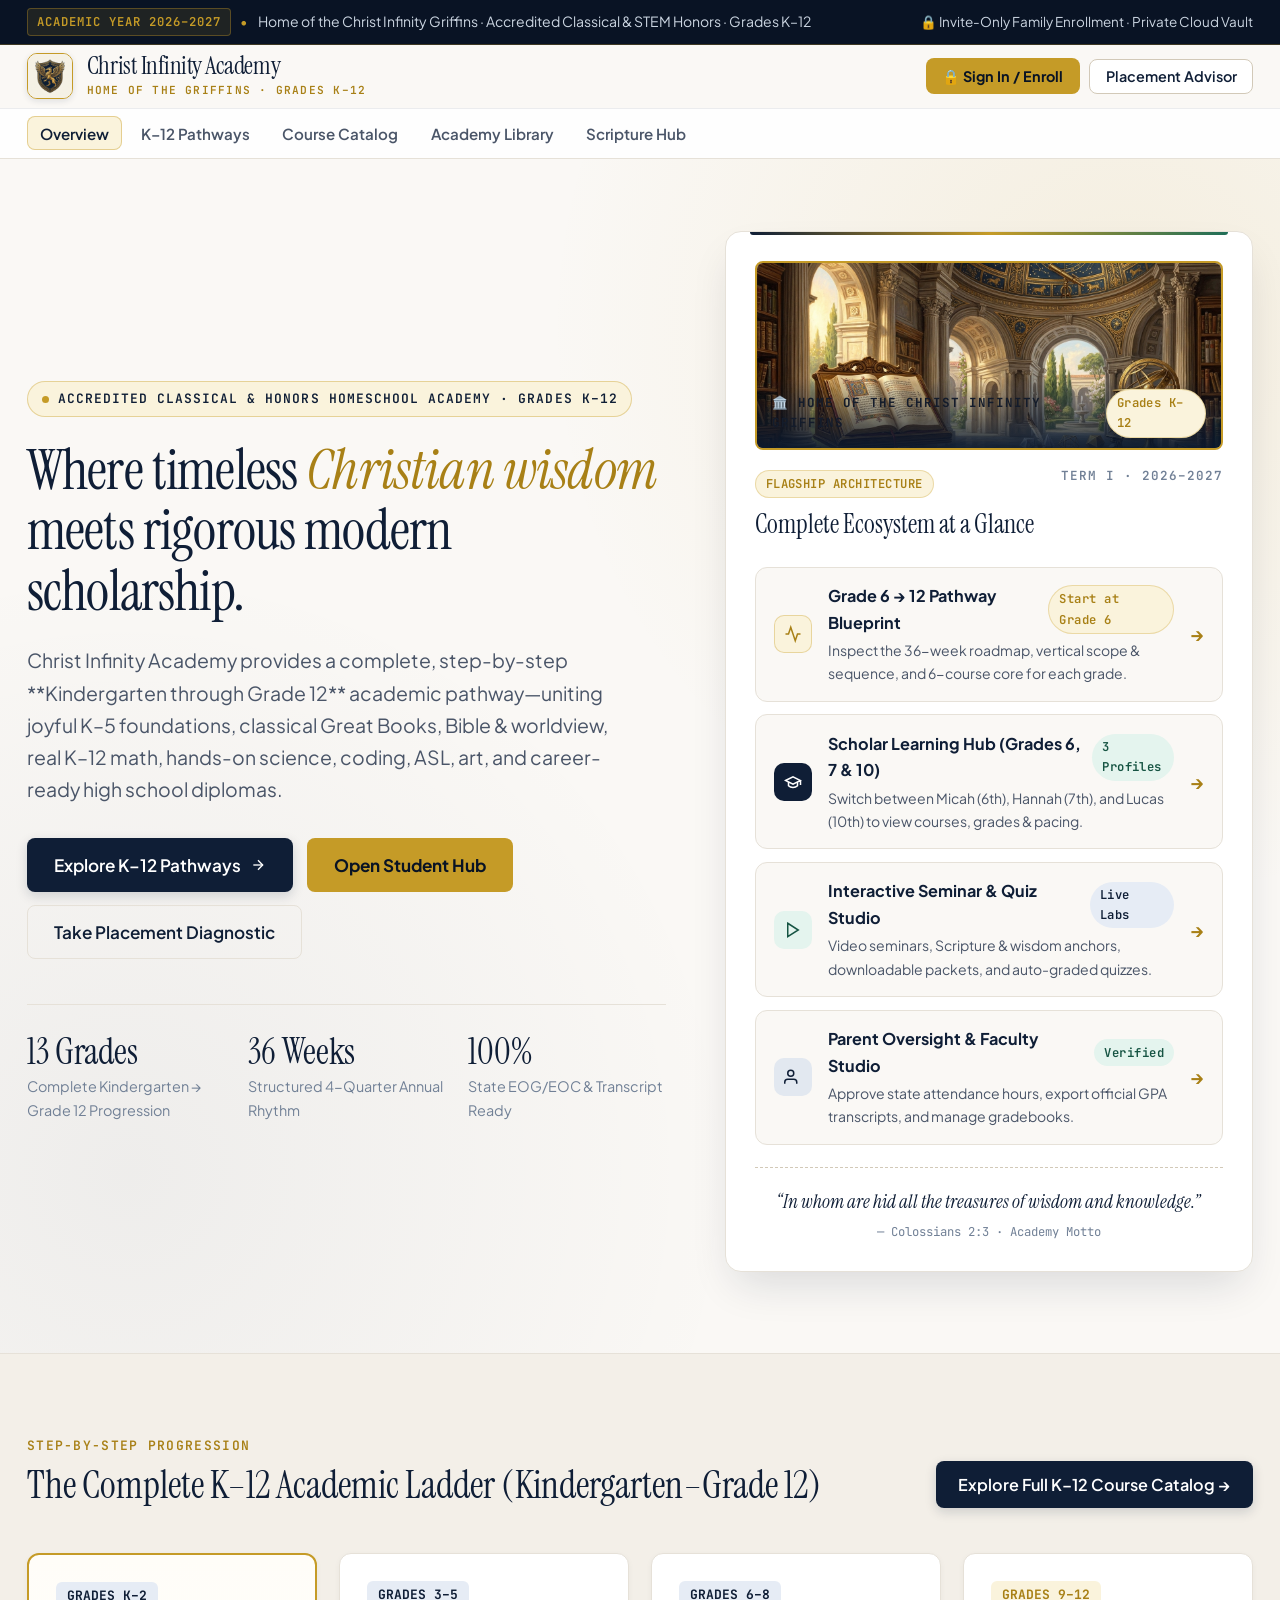
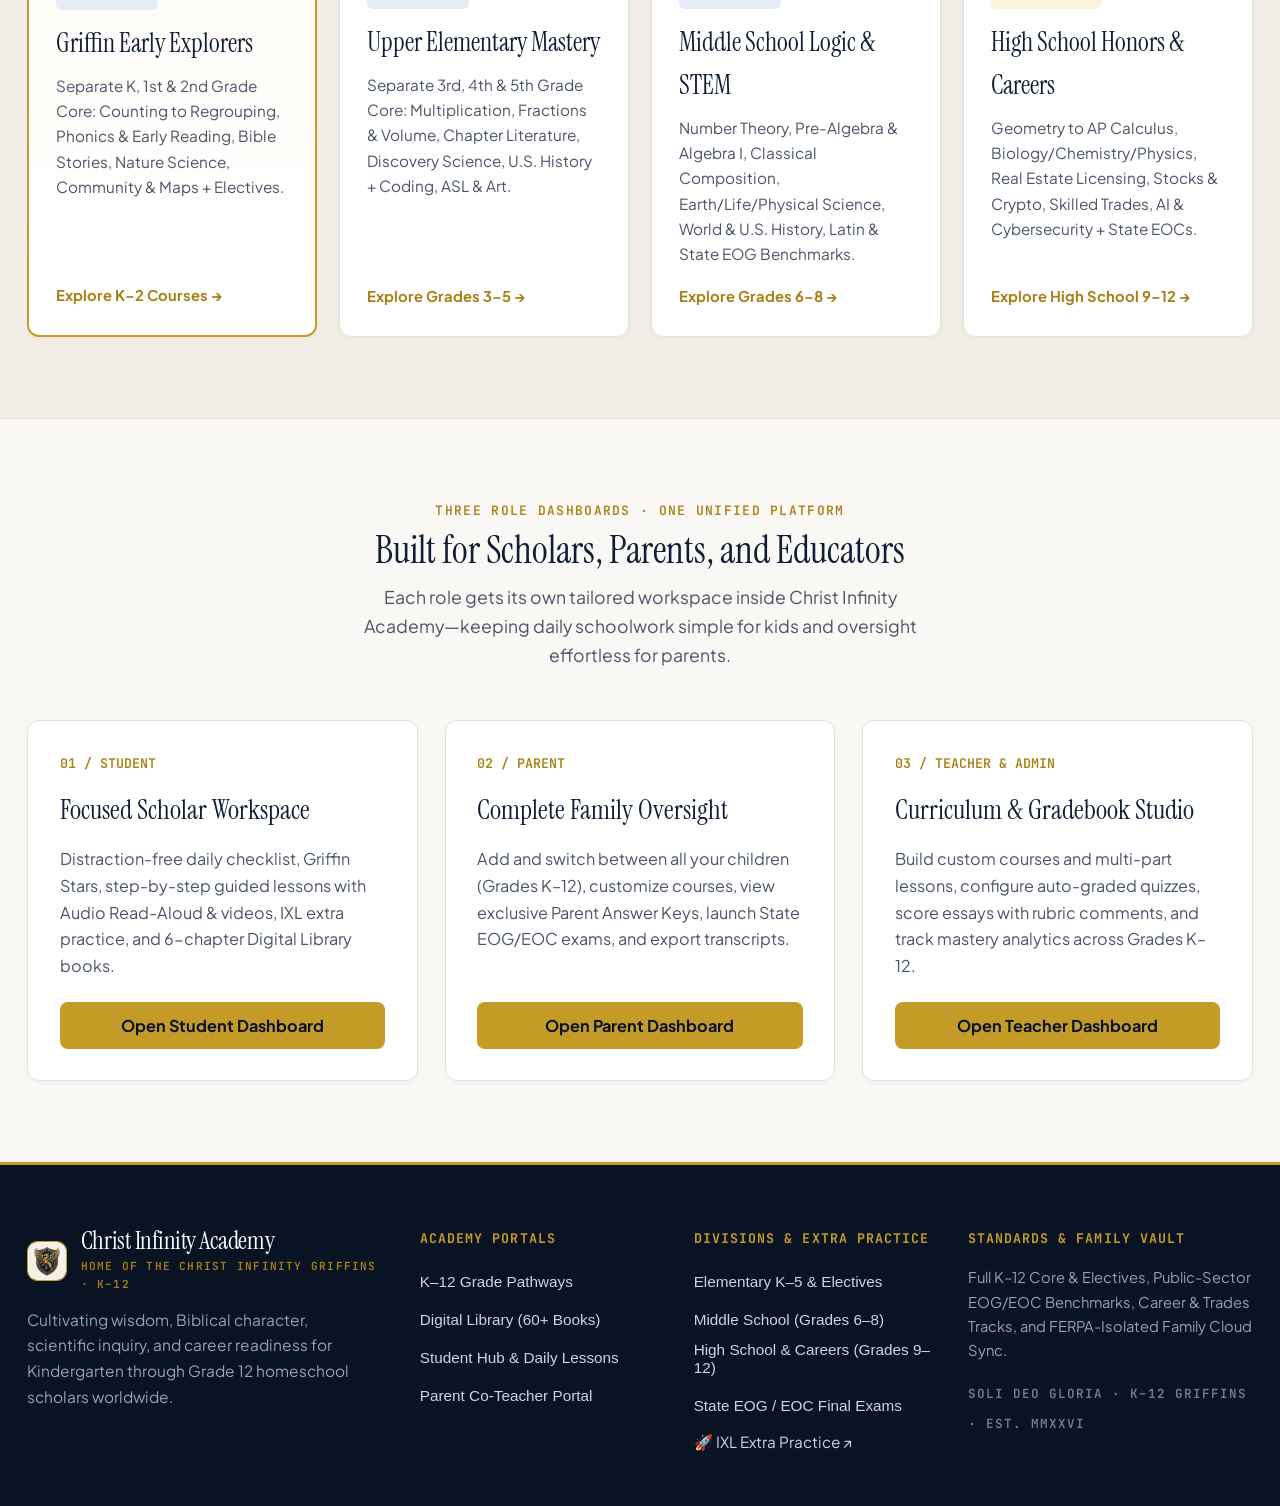
<file: index.html>
<!DOCTYPE html>
<html lang="en">
<head>
  <meta charset="UTF-8" />
  <meta name="viewport" content="width=device-width, initial-scale=1.0" />
  <title>Christ Infinity Academy — Flagship Classical &amp; Modern Homeschool Platform (Grades K–12)</title>
  <link rel="preconnect" href="https://fonts.googleapis.com">
  <link rel="preconnect" href="https://fonts.gstatic.com" crossorigin>
  <link href="https://fonts.googleapis.com/css2?family=Instrument+Serif:ital@0;1&family=JetBrains+Mono:wght@400;500;600&family=Plus+Jakarta+Sans:wght@400;500;600;700&display=swap" rel="stylesheet">
  <link rel="stylesheet" href="styles.css?v=20261125n" />
</head>
<body>
  <!-- Top Institutional Banner -->
  <div class="institutional-bar">
    <div class="container institutional-bar-inner">
      <div class="inst-left">
        <span class="inst-badge">ACADEMIC YEAR 2026–2027</span>
        <span class="inst-divider">•</span>
        <span class="inst-meta">Home of the Christ Infinity Griffins · Accredited Classical &amp; STEM Honors · Grades K–12</span>
      </div>
      <div class="inst-right" style="display:flex; align-items:center; gap:0.65rem; font-size:0.75rem; color:#CBD5E1;">
        <span>🔒 Invite-Only Family Enrollment · Private Cloud Vault</span>
      </div>
    </div>
  </div>

  <!-- Primary Navigation Header -->
  <header class="site-header">
    <div class="container header-inner header-top-row">
      <a href="#home" class="brand-logo" data-nav="home">
        <div class="crest-mark" aria-hidden="true" style="width:46px; height:46px; border-radius:10px; overflow:hidden; border:1.5px solid var(--gold-500); background:#FAF8F5; box-shadow:0 2px 6px rgba(15,30,54,0.12);">
          <img src="griffin_mascot.jpg" alt="Christ Infinity Griffins Official Crest" style="width:100%; height:100%; object-fit:cover; display:block;" />
        </div>
        <div class="brand-text">
          <span class="brand-title">Christ Infinity Academy</span>
          <span class="brand-subtitle">HOME OF THE GRIFFINS · GRADES K–12</span>
        </div>
      </a>

      <div class="header-actions">
        <button class="btn btn-secondary btn-sm" id="openAuthModalBtn" title="Sign In, Verify Invite Code, or Switch Role Access">
          🔒 Sign In / Enroll
        </button>
        <button class="btn btn-outline btn-sm" id="headerQuickSignOutBtn" style="display:none; border-color:#DC2626; color:#B91C1C; font-weight:600;" title="Sign out of your account">
          ↪ Sign Out
        </button>
        <button class="btn btn-outline btn-sm" id="openPlacementAdvisorBtn" title="Find the right grade pathway">
          Placement Advisor
        </button>
        <div class="active-profile-chip" id="activeProfileChip" style="display:none;" title="Click to manage your signed-in account">
          <span class="status-dot"></span>
          <div class="profile-chip-meta">
            <span class="profile-chip-name" id="headerProfileName"></span>
            <span class="profile-chip-role" id="headerProfileRole"></span>
          </div>
        </div>
        <button class="mobile-menu-btn" id="mobileMenuBtn" aria-label="Toggle Menu" aria-expanded="false">
          <svg width="22" height="22" viewBox="0 0 24 24" fill="none" stroke="currentColor" stroke-width="2">
            <line x1="3" y1="6" x2="21" y2="6"></line>
            <line x1="3" y1="12" x2="21" y2="12"></line>
            <line x1="3" y1="18" x2="21" y2="18"></line>
          </svg>
        </button>
      </div>
    </div>

    <div class="header-nav-bar">
      <nav class="container main-nav" id="mainNav" aria-label="Main Navigation">
        <button class="nav-link active" data-nav="home">Overview</button>
        <button class="nav-link" data-nav="pathways">K–12 Pathways</button>
        <button class="nav-link" data-nav="catalog">Course Catalog</button>
        <button class="nav-link" data-nav="library">Academy Library</button>
        <button class="nav-link" data-nav="bible">Scripture Hub</button>
        <button class="nav-link" data-nav="student">Student Hub</button>
        <button class="nav-link" data-nav="lesson">Lesson Studio</button>
        <button class="nav-link" data-nav="schedule">Schedule</button>
        <button class="nav-link" data-nav="parent">Parent Portal</button>
        <button class="nav-link" data-nav="teacher">Faculty Studio</button>
      </nav>
    </div>
  </header>

  <!-- Main Dynamic Application Container -->
  <main id="appRoot">
    <!-- ==================== 1. HOMEPAGE VIEW ==================== -->
    <section class="view-section active" id="view-home">
      <div class="hero-section">
        <div class="container hero-grid">
          <div class="hero-copy">
            <div class="eyebrow-pill">
              <span class="gold-dot"></span>
              <span>ACCREDITED CLASSICAL &amp; HONORS HOMESCHOOL ACADEMY · GRADES K–12</span>
            </div>
            <h1 class="hero-headline">
              Where timeless <span class="serif-italic">Christian wisdom</span> meets rigorous modern scholarship.
            </h1>
            <p class="hero-lead">
              Christ Infinity Academy provides a complete, step-by-step **Kindergarten through Grade 12** academic pathway—uniting joyful K–5 foundations, classical Great Books, Bible &amp; worldview, real K–12 math, hands-on science, coding, ASL, art, and career-ready high school diplomas.
            </p>
            <div class="hero-cta-row">
              <button class="btn btn-primary btn-lg" data-nav="pathways">
                Explore K–12 Pathways
                <svg width="16" height="16" viewBox="0 0 24 24" fill="none" stroke="currentColor" stroke-width="2"><line x1="5" y1="12" x2="19" y2="12"/><polyline points="12 5 19 12 12 19"/></svg>
              </button>
              <button class="btn btn-secondary btn-lg" data-nav="student">
                Open Student Hub
              </button>
              <button class="btn btn-ghost btn-lg" id="heroPlacementBtn">
                Take Placement Diagnostic
              </button>
            </div>

            <div class="hero-metrics">
              <div class="metric-item">
                <span class="metric-num">13 Grades</span>
                <span class="metric-caption">Complete Kindergarten → Grade 12 Progression</span>
              </div>
              <div class="metric-item">
                <span class="metric-num">36 Weeks</span>
                <span class="metric-caption">Structured 4-Quarter Annual Rhythm</span>
              </div>
              <div class="metric-item">
                <span class="metric-num">100%</span>
                <span class="metric-caption">State EOG/EOC &amp; Transcript Ready</span>
              </div>
            </div>
          </div>

          <!-- Interactive Live Platform Preview Card -->
          <div class="hero-showcase">
            <div class="showcase-card">
              <div style="margin-bottom: 0.9rem; border-radius: 8px; overflow: hidden; border: 2px solid var(--gold-500); position: relative;">
                <img src="academy_hero.jpg" alt="Christ Infinity Academy Classical Rotunda &amp; Observatory" style="width: 100%; height: 185px; object-fit: cover; display: block;" />
                <div style="position: absolute; bottom: 0; left: 0; right: 0; background: linear-gradient(transparent, rgba(10,25,47,0.92)); padding: 0.55rem 0.85rem; display: flex; justify-content: space-between; align-items: center;">
                  <span style="font-family: var(--font-mono); font-size: 0.7rem; color: var(--gold-400); font-weight: 700; letter-spacing: 0.08em;">🏛️ HOME OF THE CHRIST INFINITY GRIFFINS</span>
                  <span class="badge badge-gold">Grades K–12</span>
                </div>
              </div>
              <div class="showcase-header">
                <div class="showcase-title-group">
                  <span class="badge badge-gold">FLAGSHIP ARCHITECTURE</span>
                  <h3>Complete Ecosystem at a Glance</h3>
                </div>
                <span class="mono-tag">TERM I · 2026–2027</span>
              </div>

              <div class="showcase-portal-cards">
                <div class="mini-portal-card" data-nav="pathways">
                  <div class="mini-portal-icon gold">
                    <svg width="18" height="18" viewBox="0 0 24 24" fill="none" stroke="currentColor" stroke-width="2"><polyline points="22 12 18 12 15 21 9 3 6 12 2 12"/></svg>
                  </div>
                  <div class="mini-portal-body">
                    <div class="mini-portal-top">
                      <strong>Grade 6 → 12 Pathway Blueprint</strong>
                      <span class="badge badge-gold">Start at Grade 6</span>
                    </div>
                    <p>Inspect the 36-week roadmap, vertical scope &amp; sequence, and 6-course core for each grade.</p>
                  </div>
                  <span class="arrow-indicator">→</span>
                </div>

                <div class="mini-portal-card" data-nav="student">
                  <div class="mini-portal-icon navy">
                    <svg width="18" height="18" viewBox="0 0 24 24" fill="none" stroke="currentColor" stroke-width="2"><path d="M22 10v6M2 10l10-5 10 5-10 5z"/><path d="M6 12v5c3 3 9 3 12 0v-5"/></svg>
                  </div>
                  <div class="mini-portal-body">
                    <div class="mini-portal-top">
                      <strong>Scholar Learning Hub (Grades 6, 7 &amp; 10)</strong>
                      <span class="badge badge-emerald">3 Profiles</span>
                    </div>
                    <p>Switch between Micah (6th), Hannah (7th), and Lucas (10th) to view courses, grades &amp; pacing.</p>
                  </div>
                  <span class="arrow-indicator">→</span>
                </div>

                <div class="mini-portal-card" data-nav="lesson">
                  <div class="mini-portal-icon emerald">
                    <svg width="18" height="18" viewBox="0 0 24 24" fill="none" stroke="currentColor" stroke-width="2"><polygon points="5 3 19 12 5 21 5 3"/></svg>
                  </div>
                  <div class="mini-portal-body">
                    <div class="mini-portal-top">
                      <strong>Interactive Seminar &amp; Quiz Studio</strong>
                      <span class="badge badge-navy">Live Labs</span>
                    </div>
                    <p>Video seminars, Scripture &amp; wisdom anchors, downloadable packets, and auto-graded quizzes.</p>
                  </div>
                  <span class="arrow-indicator">→</span>
                </div>

                <div class="mini-portal-card" data-nav="parent">
                  <div class="mini-portal-icon slate">
                    <svg width="18" height="18" viewBox="0 0 24 24" fill="none" stroke="currentColor" stroke-width="2"><path d="M17 21v-2a4 4 0 0 0-4-4H5a4 4 0 0 0-4 4v2"/><circle cx="9" cy="7" r="4"/></svg>
                  </div>
                  <div class="mini-portal-body">
                    <div class="mini-portal-top">
                      <strong>Parent Oversight &amp; Faculty Studio</strong>
                      <span class="badge badge-emerald">Verified</span>
                    </div>
                    <p>Approve state attendance hours, export official GPA transcripts, and manage gradebooks.</p>
                  </div>
                  <span class="arrow-indicator">→</span>
                </div>
              </div>

              <div class="scripture-footer">
                <blockquote>
                  “In whom are hid all the treasures of wisdom and knowledge.”
                </blockquote>
                <cite>— Colossians 2:3 · Academy Motto</cite>
              </div>
            </div>
          </div>
        </div>
      </div>

      <!-- Quick Grade K–12 Pathway Ribbon on Homepage -->
      <div class="section-block bg-ivory-alt">
        <div class="container">
          <div class="section-header-split">
            <div>
              <span class="section-eyebrow">STEP-BY-STEP PROGRESSION</span>
              <h2 class="section-title">The Complete K–12 Academic Ladder (Kindergarten–Grade 12)</h2>
            </div>
            <button class="btn btn-primary" data-nav="catalog">Explore Full K–12 Course Catalog →</button>
          </div>

          <div class="pathway-ladder-grid">
            <div class="ladder-card highlight-g6" data-nav="catalog">
              <span class="ladder-grade">GRADES K–2</span>
              <h4>Griffin Early Explorers</h4>
              <p>Separate K, 1st &amp; 2nd Grade Core: Counting to Regrouping, Phonics &amp; Early Reading, Bible Stories, Nature Science, Community &amp; Maps + Electives.</p>
              <span class="ladder-cta">Explore K–2 Courses →</span>
            </div>
            <div class="ladder-card" data-nav="catalog">
              <span class="ladder-grade">GRADES 3–5</span>
              <h4>Upper Elementary Mastery</h4>
              <p>Separate 3rd, 4th &amp; 5th Grade Core: Multiplication, Fractions &amp; Volume, Chapter Literature, Discovery Science, U.S. History + Coding, ASL &amp; Art.</p>
              <span class="ladder-cta">Explore Grades 3–5 →</span>
            </div>
            <div class="ladder-card" data-jump-pathway="6">
              <span class="ladder-grade">GRADES 6–8</span>
              <h4>Middle School Logic &amp; STEM</h4>
              <p>Number Theory, Pre-Algebra &amp; Algebra I, Classical Composition, Earth/Life/Physical Science, World &amp; U.S. History, Latin &amp; State EOG Benchmarks.</p>
              <span class="ladder-cta">Explore Grades 6–8 →</span>
            </div>
            <div class="ladder-card" data-jump-pathway="9">
              <span class="ladder-grade gold">GRADES 9–12</span>
              <h4>High School Honors &amp; Careers</h4>
              <p>Geometry to AP Calculus, Biology/Chemistry/Physics, Real Estate Licensing, Stocks &amp; Crypto, Skilled Trades, AI &amp; Cybersecurity + State EOCs.</p>
              <span class="ladder-cta">Explore High School 9–12 →</span>
            </div>
          </div>
        </div>
      </div>

      <!-- Three Pillars + Unified Ecosystem Preview -->
      <div class="section-block">
        <div class="container">
          <div class="section-header-center">
            <span class="section-eyebrow">THREE ROLE DASHBOARDS · ONE UNIFIED PLATFORM</span>
            <h2 class="section-title">Built for Scholars, Parents, and Educators</h2>
            <p class="section-desc">Each role gets its own tailored workspace inside Christ Infinity Academy—keeping daily schoolwork simple for kids and oversight effortless for parents.</p>
          </div>

          <div class="role-preview-cards">
            <div class="role-feature-card">
              <div class="role-feature-num">01 / STUDENT</div>
              <h3>Focused Scholar Workspace</h3>
              <p>Distraction-free daily checklist, Griffin Stars, step-by-step guided lessons with Audio Read-Aloud &amp; videos, IXL extra practice, and 6-chapter Digital Library books.</p>
              <button class="btn btn-secondary btn-full" data-nav="student">Open Student Dashboard</button>
            </div>
            <div class="role-feature-card">
              <div class="role-feature-num">02 / PARENT</div>
              <h3>Complete Family Oversight</h3>
              <p>Add and switch between all your children (Grades K–12), customize courses, view exclusive Parent Answer Keys, launch State EOG/EOC exams, and export transcripts.</p>
              <button class="btn btn-secondary btn-full" data-nav="parent">Open Parent Dashboard</button>
            </div>
            <div class="role-feature-card">
              <div class="role-feature-num">03 / TEACHER &amp; ADMIN</div>
              <h3>Curriculum &amp; Gradebook Studio</h3>
              <p>Build custom courses and multi-part lessons, configure auto-graded quizzes, score essays with rubric comments, and track mastery analytics across Grades K–12.</p>
              <button class="btn btn-secondary btn-full" data-nav="teacher">Open Teacher Dashboard</button>
            </div>
          </div>
        </div>
      </div>
    </section>

    <!-- ==================== 1B. GRADE 6–12 PATHWAYS & SCOPE MATRIX VIEW ==================== -->
    <section class="view-section" id="view-pathways">
      <div class="page-banner">
        <div class="container page-banner-inner">
          <div>
            <span class="section-eyebrow">ARCHITECTURAL BLUEPRINT · GRADES 6 TO 12</span>
            <h1 class="page-title">Grade-by-Grade Academic Pathways &amp; Scope Matrix</h1>
            <p class="page-subtitle">Select any grade below (starting with Grade 6) to inspect its 36-week quarterly roadmap, required daily pacing, and 6-course core curriculum.</p>
          </div>
          <div style="display:flex; gap:0.6rem; flex-wrap:wrap;">
            <button class="btn btn-outline" style="background:rgba(255,255,255,0.1); color:#FFF; border-color:rgba(255,255,255,0.28);" id="exportAccreditationPacketBtn">↓ Export State &amp; Private Accreditation Packet</button>
            <button class="btn btn-secondary" id="pathwayPlacementBtn">Launch Placement Diagnostic</button>
          </div>
        </div>
      </div>

      <div class="container section-pad">
        <!-- Grade Stepper Bar (Grades 6 -> 12) -->
        <div class="pathway-stepper" id="pathwayGradeStepper" role="tablist">
          <button class="pathway-step-btn active" data-pathway-grade="6">
            <span class="step-tag">STAGE I · BRIDGE</span>
            <strong>Grade 6 Pathway</strong>
          </button>
          <button class="pathway-step-btn" data-pathway-grade="7">
            <span class="step-tag">STAGE II · LOGIC</span>
            <strong>Grade 7 Pathway</strong>
          </button>
          <button class="pathway-step-btn" data-pathway-grade="8">
            <span class="step-tag">STAGE III · PRE-RHETORIC</span>
            <strong>Grade 8 Pathway</strong>
          </button>
          <button class="pathway-step-btn" data-pathway-grade="9">
            <span class="step-tag">FRESHMAN HONORS</span>
            <strong>Grade 9 Pathway</strong>
          </button>
          <button class="pathway-step-btn" data-pathway-grade="10">
            <span class="step-tag">SOPHOMORE HONORS</span>
            <strong>Grade 10 Pathway</strong>
          </button>
          <button class="pathway-step-btn" data-pathway-grade="11">
            <span class="step-tag">JUNIOR COLLEGIATE</span>
            <strong>Grade 11 Pathway</strong>
          </button>
          <button class="pathway-step-btn" data-pathway-grade="12">
            <span class="step-tag">SENIOR CAPSTONE</span>
            <strong>Grade 12 Pathway</strong>
          </button>
        </div>

        <!-- Dynamic Pathway Detail Container -->
        <div id="pathwayDetailContainer"></div>

        <!-- 36-Week Multimodal Online Assignments Overview (Beyond Quizzes) -->
        <div class="card-panel mt-lg" id="assignmentModalitiesPanel"></div>

        <!-- State DOE, Private Academy & University Accreditation Verification Center -->
        <div class="card-panel mt-lg" id="accreditationCenterPanel"></div>

        <!-- Master Vertical Scope & Sequence Table (Grades 6–12) -->
        <div class="card-panel mt-lg">
          <div class="panel-header">
            <div>
              <span class="mono-label">VERTICAL CURRICULUM ALIGNMENT</span>
              <h2 class="panel-title">Master Scope &amp; Sequence Matrix (Grades 6–12)</h2>
            </div>
            <span class="badge badge-gold">6 Core Departments × 7 Years</span>
          </div>
          <div class="table-responsive">
            <table class="data-table scope-matrix-table" id="scopeMatrixTable">
              <thead>
                <tr>
                  <th>Department</th>
                  <th>Grade 6</th>
                  <th>Grade 7</th>
                  <th>Grade 8</th>
                  <th>Grade 9</th>
                  <th>Grade 10</th>
                  <th>Grade 11</th>
                  <th>Grade 12</th>
                </tr>
              </thead>
              <tbody></tbody>
            </table>
          </div>
        </div>
      </div>
    </section>

    <!-- ==================== 2. COURSE CATALOG VIEW ==================== -->
    <section class="view-section" id="view-catalog">
      <div class="page-banner">
        <div class="container page-banner-inner">
          <div>
            <span class="section-eyebrow">ACADEMIC CATALOG · 2026–2027</span>
            <h1 class="page-title">Grades K–12 Course Catalog</h1>
            <p class="page-subtitle">Filter by grade level (K–12), core department, or electives (Coding, ASL, Art, Music, Real Estate, Finance &amp; Trades).</p>
          </div>
          <div class="catalog-summary-box">
            <div>
              <span class="mono-label">ENROLLED CREDITS</span>
              <strong id="catalogEnrolledCount">6 Courses (6.0 Credits)</strong>
            </div>
            <button class="btn btn-primary btn-sm" data-nav="student">Go to My Courses</button>
          </div>
        </div>
      </div>

      <div class="container section-pad">
        <!-- Filter Bar -->
        <div class="catalog-controls">
          <div class="search-input-wrap">
            <svg width="16" height="16" viewBox="0 0 24 24" fill="none" stroke="currentColor" stroke-width="2"><circle cx="11" cy="11" r="8"/><line x1="21" y1="21" x2="16.65" y2="16.65"/></svg>
            <input type="search" id="catalogSearch" placeholder="Search by course title, code, instructor, or topic..." />
          </div>

          <div class="filter-group">
            <label for="gradeFilter" class="filter-label">Grade Band:</label>
            <select id="gradeFilter" class="select-control">
              <option value="all">All Grades (K–12)</option>
              <option value="elementary">All Elementary (Grades K–5)</option>
              <option value="0">Kindergarten (K)</option>
              <option value="1">Grade 1</option>
              <option value="2">Grade 2</option>
              <option value="3">Grade 3</option>
              <option value="4">Grade 4</option>
              <option value="5">Grade 5</option>
              <option value="6">Grade 6 Pathway</option>
              <option value="7">Grade 7 Pathway</option>
              <option value="8">Grade 8 Pathway</option>
              <option value="9">Grade 9 Pathway</option>
              <option value="10">Grade 10 Pathway</option>
              <option value="11">Grade 11 Pathway</option>
              <option value="12">Grade 12 Pathway</option>
              <option value="middle">All Middle School (6–8)</option>
              <option value="high">All High School (9–12)</option>
            </select>
          </div>

          <div class="filter-group">
            <label for="subjectFilter" class="filter-label">Department:</label>
            <select id="subjectFilter" class="select-control">
              <option value="all">All Subjects &amp; Electives</option>
              <option value="Theology & Worldview">Theology &amp; Worldview</option>
              <option value="Mathematics">Mathematics</option>
              <option value="Natural Sciences">Natural Sciences</option>
              <option value="Literature & Rhetoric">Literature, Reading &amp; Writing</option>
              <option value="History & Civilization">History &amp; Civics</option>
              <option value="Computer Science & AI">Coding, Game Design, AI &amp; Cybersecurity</option>
              <option value="Modern Languages">American Sign Language (ASL) &amp; Spanish</option>
              <option value="Fine Arts & Music">Fine Arts, Drawing &amp; Music Studio</option>
              <option value="Classical Languages & Arts">Classical Languages (Latin &amp; Greek)</option>
              <option value="Career, Finance & Trades">Career, Real Estate, Finance, Trades &amp; Life Skills</option>
            </select>
          </div>
        </div>

        <!-- Subject Quick Chips -->
        <div class="subject-chips" id="subjectQuickChips">
          <button class="chip active" data-subject="all">All K–12 Courses</button>
          <button class="chip" data-subject="Computer Science & AI">💻 Coding &amp; AI</button>
          <button class="chip" data-subject="Modern Languages">🤟 ASL &amp; Spanish</button>
          <button class="chip" data-subject="Fine Arts & Music">🎨 Art &amp; Music</button>
          <button class="chip" data-subject="Career, Finance & Trades">💼 Career, Finance &amp; Life Skills</button>
          <button class="chip" data-subject="Theology & Worldview">Theology</button>
          <button class="chip" data-subject="Mathematics">Mathematics</button>
          <button class="chip" data-subject="Natural Sciences">Science</button>
          <button class="chip" data-subject="Literature & Rhetoric">Reading &amp; Writing</button>
          <button class="chip" data-subject="History & Civilization">History &amp; Civics</button>
          <button class="chip" data-subject="Classical Languages & Arts">Languages (Latin, Greek &amp; Spanish)</button>
        </div>

        <!-- Dynamic Course Grid -->
        <div class="catalog-grid" id="catalogGrid"></div>
      </div>
    </section>

    <!-- ==================== 2B. ACADEMY DIGITAL LIBRARY (K–12 TEXTBOOKS, EARLY READERS, ADVENTURE, MYSTERY & PUZZLE SHELVES) ==================== -->
    <section class="view-section" id="view-library">
      <div class="page-banner">
        <div class="container page-banner-inner">
          <div>
            <span class="section-eyebrow">BIBLIOTHECA INFINITA · GRADES K TO 12 DIGITAL REPOSITORY</span>
            <h1 class="page-title">Christ Infinity Digital Library &amp; Reading Shelves</h1>
            <p class="page-subtitle">Explore 60+ illustrated multi-chapter digital books across Grades K–12: 22 K–5 Early Readers &amp; Storybooks, Digital Textbooks, Adventure &amp; Expedition tales, Mystery cases, Puzzle &amp; Cipher books, Science Living Books, Career &amp; Finance Guides, and Classical Great Books—with built-in Audio Read-Aloud!</p>
          </div>
          <div style="display:flex; gap:0.6rem; flex-wrap:wrap; align-items:center;">
            <span class="badge badge-gold" id="libraryTotalBooksBadge" style="font-size:0.82rem; padding:0.45rem 0.85rem;">📚 60+ Full Multi-Chapter Books · Grades K–12</span>
            <button class="btn btn-secondary btn-sm" data-nav="bible">📖 Open Scripture Hub (Easy-to-Read &amp; KJV) →</button>
          </div>
        </div>
      </div>

      <div class="container section-pad">
        <!-- Library Filter & Shelf Selector -->
        <div class="catalog-filter-bar" style="grid-template-columns: 1.4fr 1.1fr 1fr; margin-bottom: 0.9rem;">
          <div class="filter-group search-group">
            <label for="librarySearchInput" class="mono-label">SEARCH BOOKS, GENRES, AUTHORS OR TOPICS</label>
            <input type="search" id="librarySearchInput" class="input-control" placeholder="Search griffin, adventure, mystery, cipher, science, or K–12 books..." />
          </div>
          <div class="filter-group">
            <label for="libraryShelfFilter" class="mono-label">GENRE / LIBRARY SHELF</label>
            <select id="libraryShelfFilter" class="select-control">
              <option value="all">All Library Shelves &amp; Genres (K–12)</option>
              <option value="K–5 Early Readers & Storybooks">🌟 K–5 Early Readers &amp; Storybooks</option>
              <option value="Core Course Textbook">📘 Core Course Digital Textbooks (K–12)</option>
              <option value="Adventure & Expedition">🧭 Adventure &amp; Expedition Stories (K–12)</option>
              <option value="Mystery & Detective">🔍 Mystery &amp; Detective Stories (K–12)</option>
              <option value="Puzzle, Logic & Cipher">🧩 Puzzle, Logic &amp; Cipher Stories (K–12)</option>
              <option value="Historical & Science Narrative">🏛️ Historical &amp; Science Living Books (K–12)</option>
              <option value="Classical Great Book">📜 Classical Great Books &amp; Fables (K–12)</option>
            </select>
          </div>
          <div class="filter-group">
            <label for="libraryGradeFilter" class="mono-label">READING LEVEL (GRADES K–12)</label>
            <select id="libraryGradeFilter" class="select-control">
              <option value="all">All Reading Levels (Grades K–12)</option>
              <option value="k5">🌟 All Elementary K–5 Books (22 Books)</option>
              <option value="K">Kindergarten (K) Early Readers</option>
              <option value="1">Grade 1 Reading Level</option>
              <option value="2">Grade 2 Reading Level</option>
              <option value="3">Grade 3 Chapter Books</option>
              <option value="4">Grade 4 Chapter Books</option>
              <option value="5">Grade 5 Chapter Books</option>
              <option value="6">Grade 6 Reading Level &amp; Textbooks</option>
              <option value="7">Grade 7 Reading Level &amp; Textbooks</option>
              <option value="8">Grade 8 Reading Level &amp; Textbooks</option>
              <option value="9">Grade 9 Reading Level &amp; Textbooks</option>
              <option value="10">Grade 10 Reading Level &amp; Textbooks</option>
              <option value="11">Grade 11 Reading Level &amp; Textbooks</option>
              <option value="12">Grade 12 Reading Level &amp; Textbooks</option>
            </select>
          </div>
        </div>

        <!-- Quick Genre Shelf Pills -->
        <div class="subject-chips" id="libraryGenreQuickChips" style="margin-bottom: 1.35rem;">
          <button type="button" class="chip active" data-library-shelf="all">All K–12 Books</button>
          <button type="button" class="chip" data-library-shelf="K–5 Early Readers & Storybooks">🌟 K–5 Storybooks</button>
          <button type="button" class="chip" data-library-shelf="Adventure & Expedition">🧭 Adventure</button>
          <button type="button" class="chip" data-library-shelf="Mystery & Detective">🔍 Mystery</button>
          <button type="button" class="chip" data-library-shelf="Puzzle, Logic & Cipher">🧩 Puzzle &amp; Cipher</button>
          <button type="button" class="chip" data-library-shelf="Historical & Science Narrative">🏛️ History &amp; Science</button>
          <button type="button" class="chip" data-library-shelf="Classical Great Book">📜 Classics &amp; Fables</button>
          <button type="button" class="chip" data-library-shelf="Core Course Textbook">📘 Textbooks</button>
        </div>

        <!-- Interactive Full-Book Reader Stage (Opens when a book is clicked) -->
        <div id="libraryBookReaderStage" class="card-panel" style="margin-bottom: 1.5rem; border-top: 4px solid var(--gold-500);"></div>

        <!-- Library Bookshelf Grid -->
        <div class="catalog-grid" id="libraryBooksGrid"></div>
      </div>
    </section>

    <!-- ==================== 2C. SCRIPTURE HUB (BIBLE HUB STYLE: HEBREW, GREEK, ENGLISH, APOCRYPHA & CROSS-REFERENCES) ==================== -->
    <section class="view-section" id="view-bible">
      <div class="page-banner">
        <div class="container page-banner-inner">
          <div>
            <span class="section-eyebrow">BIBLIA SACRA POLYGLOTTA · HEBREW MASORETIC · KOINE GREEK · SEPTUAGINT · APOCRYPHA</span>
            <h1 class="page-title">Christ Infinity Scripture Hub &amp; Interlinear Lexicon</h1>
            <p class="page-subtitle">Integrated Bible Hub workstation: study Old Testament (Hebrew to English), New Testament (Koine Greek to English), and the Deuterocanonical Apocrypha with Strong’s Concordance parsing, Treasury of Scripture Knowledge cross-references, and historical geography.</p>
          </div>
          <div style="display:flex; gap:0.6rem; flex-wrap:wrap; align-items:center;">
            <span class="badge badge-gold">81 Books · 1,463 Chs · 37,750 Verses (100% Offline)</span>
            <span class="badge badge-emerald">Easy-to-Read (Kids) + KJV + Apocrypha &amp; 1 Enoch</span>
            <button class="btn btn-outline btn-sm" data-nav="lesson">← Return to Lesson Studio</button>
          </div>
        </div>
      </div>

      <div class="container section-pad">
        <!-- Testament / Canon, 81-Book, Chapter & Translation Selector Bar -->
        <div class="catalog-filter-bar" style="grid-template-columns: 1fr 1.15fr 0.8fr 1.15fr 1fr; margin-bottom: 1rem;">
          <div class="filter-group">
            <label for="bibleCanonSelect" class="mono-label">1. TESTAMENT / CANON (81 BOOKS)</label>
            <select id="bibleCanonSelect" class="select-control">
              <option value="all">All 81 Books (OT + Apocrypha + 1 Enoch + NT · 1,463 Chs)</option>
              <option value="OT">Old Testament · Hebrew / Aramaic Tanakh (39 Books)</option>
              <option value="APOC">Apocrypha / LXX + Book of Enoch (15 Books)</option>
              <option value="NT">New Testament · Koine Greek Textus (27 Books)</option>
            </select>
          </div>
          <div class="filter-group">
            <label for="bibleBookSelect" class="mono-label">2. SELECT ANY OF THE 81 BOOKS</label>
            <select id="bibleBookSelect" class="select-control"></select>
          </div>
          <div class="filter-group">
            <label for="bibleChapterSelect" class="mono-label">3. CHAPTER (1–150)</label>
            <select id="bibleChapterSelect" class="select-control"></select>
          </div>
          <div class="filter-group">
            <label for="bibleTranslationSelect" class="mono-label">4. ENGLISH TRANSLATION (KID-FRIENDLY / KJV)</label>
            <select id="bibleTranslationSelect" class="select-control">
              <option value="parallel" selected>📖 Parallel: Easy-to-Read (Kids) + Classic KJV</option>
              <option value="easy">✨ Easy-to-Read Modern English (Kid-Friendly · BBE)</option>
              <option value="kjv">📜 Classic King James Version (KJV)</option>
            </select>
          </div>
          <div class="filter-group search-group">
            <label for="bibleSearchInput" class="mono-label">5. SEARCH BOOK, THEME OR STRONG'S #</label>
            <input type="search" id="bibleSearchInput" class="input-control" placeholder="Search 'Enoch', 'Psalm 23', 'Wisdom', 'Logos'..." />
          </div>
        </div>

        <!-- Quick Canon & Feature Pills -->
        <div class="subject-chips" id="bibleQuickCanonChips" style="margin-bottom: 1rem;">
          <button type="button" class="chip active" data-bible-canon="all">All 81 Books (1,463 Chs · 37,750 Verses Offline)</button>
          <button type="button" class="chip" data-bible-canon="OT">📜 Old Testament (39 Books · Hebrew → English)</button>
          <button type="button" class="chip" data-bible-canon="APOC">🏛️ Apocrypha &amp; Book of Enoch (15 Books)</button>
          <button type="button" class="chip" data-bible-canon="NT">✝️ New Testament (27 Books · Koine Greek → English)</button>
        </div>

        <!-- Interactive 80-Book & Chapter Navigator Drawer -->
        <div class="card-panel" style="margin-bottom: 1.25rem; padding: 1.1rem 1.25rem;" id="bible80BooksQuickGridBox"></div>

        <!-- Main Interactive Bible Hub Workstation (Rendered by app.js) -->
        <div id="bibleHubWorkstationContainer"></div>

        <!-- Complete 80-Book Canonical & Apocryphal Atlas Directory -->
        <div class="card-panel" style="margin-top: 1.5rem;" id="bibleFullCanonDirectoryBox"></div>
      </div>
    </section>

    <!-- ==================== 3. STUDENT DASHBOARD VIEW ==================== -->
    <section class="view-section" id="view-student">
      <div class="page-banner student-banner">
        <div class="container page-banner-inner">
          <div>
            <span class="section-eyebrow" id="studentBannerEyebrow">SCHOLAR WORKSPACE · GRADES K–12</span>
            <h1 class="page-title" id="studentGreeting">Welcome to Your Student Hub</h1>
            <p class="page-subtitle" id="studentSubGreeting">“The fear of the Lord is the beginning of wisdom.” — Select or add a student in Parent Portal to begin Week 1.</p>
          </div>
          <div class="student-switcher-bar">
            <label for="activeStudentSelect" class="mono-label">SWITCH ACTIVE SCHOLAR PROFILE</label>
            <div class="student-switcher-controls">
              <select id="activeStudentSelect" class="select-control">
                <option value="">No students enrolled yet</option>
              </select>
              <button class="btn btn-secondary btn-sm" data-nav="lesson">Resume Lesson →</button>
              <button type="button" class="btn btn-primary btn-sm" onclick="window.openEogEocExamCenter && window.openEogEocExamCenter()">🏛️ EOG / EOC Final Exams</button>
            </div>
          </div>
        </div>
      </div>

      <div class="container section-pad">
        <!-- Today's Learning Checklist & Griffin Stars Launchpad (Canvas / Khan Style) -->
        <div id="studentTodaysChecklistMount"></div>

        <!-- KPI Row -->
        <div class="kpi-grid" id="studentKpiGrid"></div>

        <!-- Full-Week 5-Day Workload & 85% Mastery Gatekeeper Matrix -->
        <div class="card-panel" style="margin-bottom: 1.5rem;" id="studentWeeklyMasteryMatrix"></div>

        <!-- Main Student 2-Column Workspace -->
        <div class="dashboard-split">
          <!-- Left Primary Column: Enrolled Courses & Progress -->
          <div class="dashboard-main-col">
            <div class="card-panel">
              <div class="panel-header">
                <div>
                  <span class="mono-label">ENROLLED PATHWAY COURSES &amp; MASTERY</span>
                  <h2 class="panel-title">Current Term Coursework</h2>
                </div>
                <div style="display:flex; gap:0.5rem;">
                  <button class="btn btn-outline btn-sm" data-nav="pathways">View Pathway Roadmap</button>
                  <button class="btn btn-outline btn-sm" data-nav="catalog">+ Catalog</button>
                </div>
              </div>
              <div class="enrolled-courses-list" id="studentEnrolledList"></div>
            </div>

            <!-- Academic Gradebook & Mastery Breakdown Table -->
            <div class="card-panel">
              <div class="panel-header">
                <div>
                  <span class="mono-label">ACADEMIC RECORD</span>
                  <h2 class="panel-title">Term Gradebook &amp; Mastery Analytics</h2>
                </div>
                <div style="display:flex; gap:0.5rem; flex-wrap:wrap;">
                  <button class="btn btn-secondary btn-sm" id="studentPrintableCertBtn">🖨️ Official Certificate &amp; Transcript</button>
                  <button class="btn btn-ghost btn-sm" id="exportStudentReportBtn">Download Term Report (.txt)</button>
                </div>
              </div>
              <div class="table-responsive">
                <table class="data-table" id="studentGradesTable">
                  <thead>
                    <tr>
                      <th>Course</th>
                      <th>Department</th>
                      <th>Units Completed</th>
                      <th>Quiz Avg</th>
                      <th>Term Grade</th>
                      <th>Action</th>
                    </tr>
                  </thead>
                  <tbody></tbody>
                </table>
              </div>
            </div>
          </div>

          <!-- Right Column: Upcoming Assignments, Daily Pacing & Recent Feedback -->
          <div class="dashboard-side-col">
            <div class="card-panel">
              <div class="panel-header">
                <div>
                  <span class="mono-label">DUE SOON</span>
                  <h2 class="panel-title">Assignments &amp; Quizzes</h2>
                </div>
                <button class="btn btn-ghost btn-sm" data-nav="schedule">Full Calendar</button>
              </div>
              <div class="assignment-filter-tabs">
                <button class="mini-tab active" data-assign-filter="pending">Pending</button>
                <button class="mini-tab" data-assign-filter="completed">Completed</button>
                <button class="mini-tab" data-assign-filter="all">All</button>
              </div>
              <div class="assignments-stack" id="studentAssignmentsList"></div>
            </div>

            <div class="card-panel">
              <div class="panel-header">
                <div>
                  <span class="mono-label">WEEKLY PACING GOAL</span>
                  <h2 class="panel-title">Weekly Study Hours</h2>
                </div>
                <span class="badge badge-emerald" id="weeklyGoalBadge">17.0 / 18 hrs</span>
              </div>
              <div class="weekly-bars" id="studentWeeklyHoursChart"></div>
            </div>
          </div>
        </div>
      </div>
    </section>

    <!-- ==================== 4. LESSON VIEWER & QUIZ STUDIO ==================== -->
    <section class="view-section" id="view-lesson">
      <div class="lesson-top-bar">
        <div class="container lesson-top-inner">
          <div class="lesson-breadcrumb" style="flex-wrap:wrap; gap:0.5rem;">
            <button class="btn btn-ghost btn-sm" data-nav="student">← Student Hub</button>
            <span class="breadcrumb-sep">/</span>
            <select id="lessonCourseSelect" class="select-control select-compact" aria-label="Select Course"></select>
            <span class="breadcrumb-sep">/</span>
            <select id="lessonWeekSelect" class="select-control select-compact" aria-label="Select Week 1 to 36"></select>
            <select id="lessonTrackTierSelect" class="select-control select-compact" aria-label="Select Standard or Honors Track">
              <option value="standard" selected>Standard / College-Prep (4.0)</option>
              <option value="honors">Honors Track (4.5 Weighted)</option>
              <option value="ap">AP / Dual-Credit (5.0 Weighted)</option>
            </select>
            <button class="btn btn-primary btn-sm" id="toggleLessonGuidedModeBtn" data-toggle-lesson-mode="true">
              🎯 Guided 4-Step Student View (Active)
            </button>
            <button class="btn btn-outline btn-sm" id="toggle36WeekMapBtn">
              📅 36-Week Map
            </button>
            <button class="btn btn-secondary btn-sm" id="openCourseDigitalTextbookBtn">
              📖 Digital Textbook
            </button>
            <button class="btn btn-outline btn-sm" id="readLessonAloudBtn">
              🔊 Read Aloud
            </button>
          </div>
          <div class="lesson-progress-pill">
            <span id="lessonProgressSummary">Module 1 of 2</span>
            <button class="btn btn-emerald btn-sm" id="markLessonCompleteBtn">
              ✓ Mark Day Complete
            </button>
          </div>
        </div>
      </div>

      <div class="container section-pad">
        <!-- Expandable 36-Week (180-Day) Complete Course Curriculum Navigator (Hidden by default in clean Student Guided Mode) -->
        <div id="lessonFull36WeekMapBox" class="card-panel hidden" style="margin-bottom: 1.5rem;"></div>

        <!-- CLEAN, DISTRACTION-FREE 4-STEP STUDENT GUIDED FLOW (1. Objective -> 2. Learn -> 3. Practice -> 4. Exit Ticket) -->
        <div id="studentGuidedFlowContainer"></div>

        <div class="lesson-studio-grid" id="lessonFullStudioGrid">
          <!-- Left Sidebar: Course Modules & Lesson Outline -->
          <aside class="lesson-sidebar card-panel">
            <div class="lesson-sidebar-head">
              <span class="mono-label" id="lessonSidebarCode">THEO-601 · GRADE 6</span>
              <h3 id="lessonSidebarCourseTitle">Creation, Covenants &amp; the Biblical Worldview</h3>
              <div class="progress-track-wrap">
                <div class="progress-bar-bg">
                  <div class="progress-bar-fill" id="lessonCourseProgressBar" style="width: 88%"></div>
                </div>
                <span class="progress-caption" id="lessonCourseProgressLabel">88% Course Mastery</span>
              </div>
            </div>
            <div class="lesson-module-list" id="lessonModuleList"></div>
          </aside>

          <!-- Main Content Stage: Video, Reading, Resources, Quiz -->
          <div class="lesson-stage card-panel">
            <div class="lesson-stage-header">
              <div>
                <span class="badge badge-gold" id="activeLessonUnitBadge">UNIT 1 · CREATION &amp; ORDER</span>
                <h1 class="lesson-main-title" id="activeLessonTitle">Cosmos out of Chaos: The Architecture of Creation</h1>
                <p class="lesson-instructor-meta" id="activeLessonMeta">Instructor: Rev. Dr. Marcus Vance · Est. Time: 35 mins · Theology &amp; Worldview</p>
              </div>
            </div>

            <!-- Lesson Mode Tabs: Lecture Video | Reading & Notes | Downloads | Interactive Quiz -->
            <div class="lesson-mode-tabs" role="tablist">
              <button class="lesson-tab active" data-lesson-tab="lecture">
                <svg width="16" height="16" viewBox="0 0 24 24" fill="none" stroke="currentColor" stroke-width="2"><polygon points="5 3 19 12 5 21 5 3"/></svg>
                1. Video Seminar &amp; Text
              </button>
              <button class="lesson-tab" data-lesson-tab="resources">
                <svg width="16" height="16" viewBox="0 0 24 24" fill="none" stroke="currentColor" stroke-width="2"><path d="M21 15v4a2 2 0 0 1-2 2H5a2 2 0 0 1-2-2v-4"/><polyline points="7 10 12 15 17 10"/><line x1="12" y1="15" x2="12" y2="3"/></svg>
                2. Downloadable Resources (<span id="resourceCountBadge">2</span>)
              </button>
              <button class="lesson-tab" data-lesson-tab="quiz">
                <svg width="16" height="16" viewBox="0 0 24 24" fill="none" stroke="currentColor" stroke-width="2"><path d="M9 11l3 3L22 4"/><path d="M21 12v7a2 2 0 0 1-2 2H5a2 2 0 0 1-2-2V5a2 2 0 0 1 2-2h11"/></svg>
                3. Mastery Quiz (<span id="quizCountBadge">2 Qs</span>)
              </button>
              <button class="lesson-tab" data-lesson-tab="assignments">
                <svg width="16" height="16" viewBox="0 0 24 24" fill="none" stroke="currentColor" stroke-width="2"><path d="M12 20h9"/><path d="M16.5 3.5a2.121 2.121 0 0 1 3 3L7 19l-4 1 1-4L16.5 3.5z"/></svg>
                4. Discussion, Paper &amp; Lab Studio
              </button>
              <button class="lesson-tab" data-lesson-tab="notes">
                <svg width="16" height="16" viewBox="0 0 24 24" fill="none" stroke="currentColor" stroke-width="2"><path d="M14 2H6a2 2 0 0 0-2 2v16a2 2 0 0 0 2 2h12a2 2 0 0 0 2-2V8z"/><polyline points="14 2 14 8 20 8"/></svg>
                5. Scholar Notebook
              </button>
              <button class="lesson-tab" data-lesson-tab="parentguide">
                <svg width="16" height="16" viewBox="0 0 24 24" fill="none" stroke="currentColor" stroke-width="2"><path d="M17 21v-2a4 4 0 0 0-4-4H5a4 4 0 0 0-4 4v2"/><circle cx="9" cy="7" r="4"/><path d="M23 21v-2a4 4 0 0 0-3-3.87"/><path d="M16 3.13a4 4 0 0 1 0 7.75"/></svg>
                6. Parent Guide &amp; Answer Key
              </button>
              <button class="lesson-tab" data-lesson-tab="quarterexam">
                <svg width="16" height="16" viewBox="0 0 24 24" fill="none" stroke="currentColor" stroke-width="2"><circle cx="12" cy="12" r="10"/><polyline points="12 6 12 12 16 14"/></svg>
                7. Timed Quarter Exam (Wks 9, 18, 27, 36)
              </button>
            </div>

            <!-- Tab 1: Video Seminar & Structured Reading -->
            <div class="lesson-tab-pane active" id="lessonPane-lecture">
              <div class="video-stage" id="videoStage">
                <div class="video-canvas">
                  <div class="video-geometry-art" id="videoVisualArt">
                    <svg viewBox="0 0 500 220" class="lecture-diagram-svg">
                      <defs>
                        <pattern id="gridPattern" width="20" height="20" patternUnits="userSpaceOnUse">
                          <path d="M 20 0 L 0 0 0 20" fill="none" stroke="rgba(255,255,255,0.07)" stroke-width="1"/>
                        </pattern>
                      </defs>
                      <rect width="500" height="220" fill="url(#gridPattern)" />
                      <circle cx="250" cy="110" r="76" fill="none" stroke="rgba(197,155,39,0.35)" stroke-width="1.5" stroke-dasharray="4 4"/>
                      <polygon points="190,150 280,150 190,85" fill="rgba(197,155,39,0.22)" stroke="#C59B27" stroke-width="2.5"/>
                      <rect x="190" y="150" width="90" height="55" fill="rgba(31,110,88,0.22)" stroke="#47B897" stroke-width="1.5"/>
                      <rect x="125" y="85" width="65" height="65" fill="rgba(255,255,255,0.08)" stroke="#FAF8F5" stroke-width="1.5"/>
                      <text x="230" y="143" fill="#FAF8F5" font-size="12" font-family="JetBrains Mono">a</text>
                      <text x="176" y="122" fill="#FAF8F5" font-size="12" font-family="JetBrains Mono">b</text>
                      <text x="242" y="112" fill="#C59B27" font-size="13" font-weight="bold" font-family="JetBrains Mono">LOGOS · ORDO · RATIO</text>
                    </svg>
                  </div>
                  <div class="video-overlay-info">
                    <span class="video-chapter-pill" id="videoChapterLabel">SEMINAR LECTURE · HD 1080P · CAPTIONS ENABLED</span>
                    <h3 id="videoOverlayTitle">Lecture Seminar Presentation</h3>
                  </div>
                  <button class="video-play-button" id="videoPlayToggle" aria-label="Play or Pause Seminar Video">
                    <svg id="playIconSvg" width="28" height="28" viewBox="0 0 24 24" fill="currentColor"><polygon points="6 4 20 12 6 20 6 4"/></svg>
                  </button>
                </div>

                <div class="video-controls-bar">
                  <button class="video-ctrl-btn" id="videoCtrlPlayBtn">▶ Play Seminar</button>
                  <div class="video-timeline" id="videoTimelineTrack">
                    <div class="video-timeline-fill" id="videoTimelineFill" style="width: 34%"></div>
                  </div>
                  <span class="video-time-mono" id="videoTimeDisplay">08:14 / 24:00</span>
                  <select class="video-speed-select" id="videoSpeedSelect" aria-label="Playback Speed">
                    <option value="1">1.0x</option>
                    <option value="1.25">1.25x</option>
                    <option value="1.5">1.5x</option>
                  </select>
                </div>
              </div>

              <!-- Reading Content -->
              <article class="lesson-reading-body" id="lessonReadingBody"></article>

              <!-- Comprehensive Topic of the Day Deep Teaching Exposition (Step-by-Step Textbook Lesson, Vocabulary Table & Worked Examples) -->
              <div id="lessonDeepTeachingContainer" style="margin-top: 1.5rem;"></div>

              <!-- Inline Parent Co-Teacher Companion Summary & Quick Access -->
              <div id="lessonParentInlineCompanion" style="margin-top: 1.5rem;"></div>

              <!-- Interactive Daily Practice Problem Set & Spiral Review Workbench -->
              <div class="card-panel" style="margin-top: 1.5rem; background: var(--bg-ivory);" id="lessonDailyPracticeBox"></div>

              <div class="lesson-bottom-cta">
                <button class="btn btn-secondary" data-switch-lesson-tab="resources">View Lesson Packet &amp; Downloads →</button>
                <button class="btn btn-primary" data-switch-lesson-tab="quiz">Proceed to Mastery Quiz →</button>
              </div>
            </div>

            <!-- Tab 2: Downloadable Resources -->
            <div class="lesson-tab-pane" id="lessonPane-resources">
              <div class="pane-intro">
                <h3>Downloadable Study Packets, Primary Sources &amp; Lab Sheets</h3>
                <p>Click any resource below to generate and download a formatted study sheet or syllabus packet for offline binder work.</p>
              </div>
              <div class="resources-grid" id="lessonResourcesList"></div>
            </div>

            <!-- Tab 3: Interactive Graded Quiz -->
            <div class="lesson-tab-pane" id="lessonPane-quiz">
              <div class="quiz-header-card">
                <div>
                  <span class="mono-label">FORMATIVE &amp; SUMMATIVE ASSESSMENT</span>
                  <h3 id="quizHeaderTitle">Lesson Mastery Check</h3>
                  <p>Answer all questions below. Immediate explanation and classical commentary are provided upon submission.</p>
                </div>
                <div class="quiz-score-badge" id="quizScoreBadge">Not Submitted</div>
              </div>

              <form id="lessonQuizForm" class="quiz-questions-list"></form>

              <div class="quiz-actions-bar">
                <button type="button" class="btn btn-primary btn-lg" id="submitQuizBtn">Submit &amp; Grade Quiz</button>
                <button type="button" class="btn btn-outline" id="resetQuizBtn">Reset Attempt</button>
              </div>
              <div id="quizFeedbackBanner" class="quiz-feedback-banner hidden"></div>
            </div>

            <!-- Tab 4: Online Assignments (Socratic Discussion, Essay/Paper Studio & Lab/Proof Workbench) -->
            <div class="lesson-tab-pane" id="lessonPane-assignments">
              <div class="pane-intro">
                <span class="mono-label">36-WEEK MULTIMODAL ONLINE ASSESSMENTS (BEYOND QUIZZES)</span>
                <h3>Socratic Discussion Forum, Essay Composition &amp; Lab/Proof Workbench</h3>
                <p>Select an assignment modality below to complete your weekly seminar discussion post, compose a formal essay/paper, or submit a quantitative lab/proof report directly to the Faculty Gradebook.</p>
              </div>

              <!-- Sub-mode selector pills -->
              <div class="assignment-filter-tabs" style="margin-bottom: 1.25rem;">
                <button type="button" class="mini-tab active" data-studio-mode="discussion">1. Socratic Discussion Post</button>
                <button type="button" class="mini-tab" data-studio-mode="paper">2. Essay / Research Paper Studio</button>
                <button type="button" class="mini-tab" data-studio-mode="lab">3. Science Lab &amp; Two-Column Proof</button>
                <button type="button" class="mini-tab" data-studio-mode="recitation">4. Oral Recitation &amp; Speech Log</button>
              </div>

              <!-- Sub-pane A: Socratic Discussion Board -->
              <div class="studio-subpane" id="studioSubpane-discussion">
                <div class="lesson-callout" id="discussionPromptBox"></div>
                <div class="assignments-stack" id="discussionPostsList" style="margin-bottom: 1.25rem;"></div>
                <form id="discussionPostForm" class="card-panel" style="background:var(--bg-ivory);">
                  <h4 style="font-family:var(--font-serif); font-size:1.25rem; color:var(--navy-900); margin-bottom:0.5rem;">Post Your Seminar Response or Peer Reply</h4>
                  <textarea id="discussionPostInput" class="notes-textarea" rows="4" placeholder="Write your 150–300 word Socratic response citing primary texts or geometric/scientific evidence..." required></textarea>
                  <div class="notes-footer">
                    <span class="mono-label" id="discussionWordCount">0 words (Recommended: 100–300 words)</span>
                    <button type="submit" class="btn btn-primary btn-sm">Publish to Seminar Thread &amp; Log Credit</button>
                  </div>
                </form>
              </div>

              <!-- Sub-pane B: Essay / Paper Composition Studio -->
              <div class="studio-subpane hidden" id="studioSubpane-paper">
                <div class="quiz-header-card">
                  <div>
                    <span class="mono-label">CLASSICAL PROGYMNASMATA &amp; MLA RESEARCH PAPER STUDIO</span>
                    <h4 style="font-family:var(--font-serif); font-size:1.3rem; color:var(--navy-900);">Formal Essay &amp; Paper Submission</h4>
                    <p style="font-size:0.84rem; color:var(--text-secondary);">Evaluated on Classical Invention (Thesis &amp; Evidence · 30%), Arrangement (Structure · 25%), Style &amp; Elocution (25%), and Grammar/Citations (20%).</p>
                  </div>
                  <span class="badge badge-gold">25% of Term Grade</span>
                </div>
                <form id="paperSubmissionForm" class="form-grid">
                  <div class="form-group">
                    <label>Paper / Essay Title</label>
                    <input type="text" id="paperTitleInput" class="input-control" placeholder="e.g., Ordered Harmony in Genesis 1 and Kepler’s Laws" required />
                  </div>
                  <div class="form-group">
                    <label>Paper Category</label>
                    <select id="paperTypeInput" class="select-control">
                      <option value="Progymnasmata Narrative / Chreia Essay">Progymnasmata Narrative / Chreia Essay (Grades 6–8)</option>
                      <option value="Persuasive & Refutation Essay">Persuasive &amp; Refutation Essay (Grades 7–10)</option>
                      <option value="Primary Source Analytical Paper (MLA)">Primary Source Analytical Paper — MLA Format (Grades 9–12)</option>
                      <option value="Senior Rhetoric Capstone Thesis Draft">Senior Rhetoric Capstone Thesis Draft (Grade 12)</option>
                    </select>
                  </div>
                  <div class="form-group full-width">
                    <label>Central Thesis Statement (Proposition to be Defended)</label>
                    <input type="text" id="paperThesisInput" class="input-control" placeholder="State your governing thesis clearly in one declarative sentence..." required />
                  </div>
                  <div class="form-group full-width">
                    <label>Essay Body &amp; Works Cited / Bibliography</label>
                    <textarea id="paperBodyInput" class="notes-textarea" rows="8" placeholder="Compose your introduction, body paragraphs with textual citations, refutation of counterarguments, and conclusion..." required></textarea>
                  </div>
                  <div class="form-actions full-width" style="display:flex; justify-content:space-between; align-items:center; flex-wrap:wrap; gap:0.75rem;">
                    <span class="mono-label" id="paperWordCount">0 words</span>
                    <div style="display:flex; gap:0.6rem;">
                      <button type="button" class="btn btn-outline btn-sm" id="downloadPaperDraftBtn">Download Manuscript (.txt)</button>
                      <button type="submit" class="btn btn-primary">Submit Paper to Faculty Gradebook</button>
                    </div>
                  </div>
                </form>
              </div>

              <!-- Sub-pane C: Science Lab & Two-Column Proof Workbench -->
              <div class="studio-subpane hidden" id="studioSubpane-lab">
                <div class="quiz-header-card">
                  <div>
                    <span class="mono-label">QUANTITATIVE LAB REPORT &amp; DEDUCTIVE PROOF WORKBENCH</span>
                    <h4 style="font-family:var(--font-serif); font-size:1.3rem; color:var(--navy-900);">Submit Lab Investigation or Two-Column Mathematical Proof</h4>
                    <p style="font-size:0.84rem; color:var(--text-secondary);">Satisfies State &amp; University Lab Science portfolio documentation and Honors Mathematics proof standards.</p>
                  </div>
                  <span class="badge badge-emerald">State Lab Portfolio Verified</span>
                </div>
                <form id="labProofSubmissionForm" class="form-grid">
                  <div class="form-group">
                    <label>Investigation / Proof Title</label>
                    <input type="text" id="labTitleInput" class="input-control" placeholder="e.g., Lab #1: Keplerian Elliptical Eccentricity / Prop. I.47 Proof" required />
                  </div>
                  <div class="form-group">
                    <label>Submission Type</label>
                    <select id="labTypeInput" class="select-control">
                      <option value="Scientific Lab Report">Formal Scientific Lab Report (Hypothesis, Data &amp; Error Analysis)</option>
                      <option value="Two-Column Geometric / Algebraic Proof">Two-Column Deductive Mathematical Proof</option>
                    </select>
                  </div>
                  <div class="form-group full-width">
                    <label>Hypothesis / Given &amp; To Prove (Q.E.D.)</label>
                    <input type="text" id="labHypothesisInput" class="input-control" placeholder="State your testable hypothesis or Given / To Prove statements..." required />
                  </div>
                  <div class="form-group full-width">
                    <label>Quantitative Data Measurements / Two-Column Statements &amp; Reasons</label>
                    <textarea id="labDataInput" class="notes-textarea" rows="6" placeholder="1. Statement ... | Reason: Definition / Postulate / Measured Trial 1, Trial 2, Trial 3..." required></textarea>
                  </div>
                  <div class="form-actions full-width">
                    <button type="submit" class="btn btn-emerald">Submit Lab / Proof to Gradebook &amp; State Binder</button>
                  </div>
                </form>
              </div>

              <!-- Sub-pane D: Oral Recitation & Rhetoric Declamation Log -->
              <div class="studio-subpane hidden" id="studioSubpane-recitation">
                <div class="quiz-header-card">
                  <div>
                    <span class="mono-label">CLASSICAL MEMORY, POETICS &amp; ORATORY</span>
                    <h4 style="font-family:var(--font-serif); font-size:1.3rem; color:var(--navy-900);">Oral Recitation, Latin Declamation &amp; Rhetoric Speech Log</h4>
                    <p style="font-size:0.84rem; color:var(--text-secondary);">Scholars recite memorized Scripture, Latin paradigms, poetry, or persuasive speeches before a parent or faculty evaluator.</p>
                  </div>
                  <span class="badge badge-navy">10% of Term Grade</span>
                </div>
                <form id="recitationSubmissionForm" class="form-grid">
                  <div class="form-group">
                    <label>Recitation Passage / Speech Title</label>
                    <input type="text" id="recitationTitleInput" class="input-control" placeholder="e.g., Psalm 19:1–6 / 1st Declension Latin Chant / Patrick Henry Oration" required />
                  </div>
                  <div class="form-group">
                    <label>Delivery Mode &amp; Evaluator</label>
                    <select id="recitationModeInput" class="select-control">
                      <option value="Live Recitation Verified by Parent">Live Recitation Verified by Parent</option>
                      <option value="Live Seminar Declamation before Faculty">Live Seminar Declamation before Faculty</option>
                      <option value="Recorded Audio/Video Submission">Recorded Audio/Video Portfolio Submission</option>
                    </select>
                  </div>
                  <div class="form-group full-width">
                    <label>Memorized Text / Speech Outline &amp; Elocution Notes</label>
                    <textarea id="recitationNotesInput" class="notes-textarea" rows="4" placeholder="Paste the recited passage or speech outline and note accuracy, posture, and vocal projection..." required></textarea>
                  </div>
                  <div class="form-actions full-width">
                    <button type="submit" class="btn btn-primary">Log Completed Recitation to Gradebook</button>
                  </div>
                </form>
              </div>
            </div>

            <!-- Tab 5: Scholar Notebook -->
            <div class="lesson-tab-pane" id="lessonPane-notes">
              <div class="pane-intro">
                <h3>Personal Commonplace &amp; Seminar Notes</h3>
                <p>Your notes automatically persist in your browser for this lesson and can be exported for essay preparation.</p>
              </div>
              <textarea id="lessonNotesTextarea" class="notes-textarea" rows="10" placeholder="Record definitions, key syllogisms, proofs, or reflections from today's reading..."></textarea>
              <div class="notes-footer">
                <span class="notes-status" id="notesSavedIndicator">All changes saved locally.</span>
                <div class="notes-btn-group">
                  <button class="btn btn-outline btn-sm" id="exportNotesBtn">Download Notes (.txt)</button>
                  <button class="btn btn-primary btn-sm" id="saveNotesBtn">Save Notebook Entry</button>
                </div>
              </div>
            </div>

            <!-- Tab 6: Parent Co-Teacher Guide, Coaching Script & Complete Answer Key -->
            <div class="lesson-tab-pane" id="lessonPane-parentguide">
              <div id="lessonParentGuideFullBox"></div>
            </div>

            <!-- Tab 7: Proctored Timed Quarter Midterm & Final Examination (Weeks 9, 18, 27 & 36) -->
            <div class="lesson-tab-pane" id="lessonPane-quarterexam">
              <div id="lessonQuarterExamBox"></div>
            </div>
          </div>
        </div>
      </div>
    </section>

    <!-- ==================== 5. WEEKLY SCHEDULE & CALENDAR VIEW ==================== -->
    <section class="view-section" id="view-schedule">
      <div class="page-banner">
        <div class="container page-banner-inner">
          <div>
            <span class="section-eyebrow">STRUCTURED RHYTHM &amp; PACING</span>
            <h1 class="page-title">Weekly Learning Schedule &amp; Assignment Calendar</h1>
            <p class="page-subtitle">Balanced learning blocks, independent study periods, hands-on science labs, and assignment deadlines for Grades K–12.</p>
          </div>
          <div class="schedule-controls-top">
            <select id="scheduleStudentSelect" class="select-control">
              <option value="micah">Micah Vance (Grade 6 Schedule)</option>
              <option value="hannah">Hannah Vance (Grade 7 Schedule)</option>
              <option value="lucas">Lucas Vance (Grade 10 Schedule)</option>
            </select>
            <button class="btn btn-primary btn-sm" id="openAddEventModalBtn">+ Add Study Block</button>
          </div>
        </div>
      </div>

      <div class="container section-pad">
        <!-- Day Filter Pills for Mobile & Quick Focus -->
        <div class="day-selector-bar" id="daySelectorBar">
          <button class="day-pill active" data-day="all">Full Week (Mon–Fri)</button>
          <button class="day-pill" data-day="Monday">Monday</button>
          <button class="day-pill" data-day="Tuesday">Tuesday</button>
          <button class="day-pill" data-day="Wednesday">Wednesday</button>
          <button class="day-pill" data-day="Thursday">Thursday</button>
          <button class="day-pill" data-day="Friday">Friday</button>
        </div>

        <!-- 5-Day Weekly Timetable Grid -->
        <div class="weekly-timetable-grid" id="weeklyTimetableGrid"></div>

        <!-- Monthly Assignment & Milestone Calendar -->
        <div class="card-panel mt-lg">
          <div class="panel-header">
            <div>
              <span class="mono-label">NOVEMBER 2026 · ACADEMIC CALENDAR</span>
              <h2 class="panel-title">Upcoming Deadlines, Exams &amp; Seminar Milestones</h2>
            </div>
            <div class="legend-pills">
              <span class="legend-dot navy">Seminar</span>
              <span class="legend-dot gold">Quiz / Exam</span>
              <span class="legend-dot emerald">Essay / Lab Due</span>
            </div>
          </div>
          <div class="calendar-month-grid" id="calendarMonthGrid"></div>
        </div>
      </div>
    </section>

    <!-- ==================== 6. PARENT DASHBOARD VIEW ==================== -->
    <section class="view-section" id="view-parent">
      <div class="page-banner parent-banner">
        <div class="container page-banner-inner">
          <div>
            <span class="section-eyebrow">FAMILY STEWARDSHIP &amp; ACADEMIC OVERSIGHT</span>
            <h1 class="page-title" id="parentPortalHeading">Parent Co-Teacher Portal</h1>
            <p class="page-subtitle" id="parentPortalSubtitle">Add and manage your children, choose their courses, view daily Parent Co-Teacher Answer Keys, and download official transcripts.</p>
          </div>
          <div class="parent-actions-top">
            <button type="button" class="btn btn-emerald btn-sm" id="openAddStudentModalBtn" onclick="window.openAcademyAddStudentModal && window.openAcademyAddStudentModal()">+ Add Child &amp; Choose Courses</button>
            <button type="button" class="btn btn-secondary btn-sm" onclick="window.openEogEocExamCenter && window.openEogEocExamCenter()">🏛️ EOG / EOC Final Exams</button>
            <button class="btn btn-outline btn-sm" id="approvePacingBtn">✓ Approve Weekly Pacing Log</button>
            <button class="btn btn-outline btn-sm" id="openPrintableCertificateBtn">🖨️ Print Official Certificate &amp; Transcript</button>
            <button class="btn btn-primary btn-sm" id="downloadTranscriptBtn">Download Official Transcript (.txt)</button>
          </div>
        </div>
      </div>

      <div class="container section-pad">
        <!-- Cloud Family Onboarding / Sample Reset Banner -->
        <div id="parentOnboardingBanner"></div>

        <!-- Parent Student Switcher Cards -->
        <div class="parent-children-grid" id="parentChildrenGrid"></div>

        <!-- Parent Co-Teacher & Home Facilitation Guide Hub -->
        <div class="card-panel mt-lg" id="parentCoTeacherHub"></div>

        <!-- Detailed View for Selected Child -->
        <div class="dashboard-split mt-lg">
          <div class="dashboard-main-col">
            <div class="card-panel">
              <div class="panel-header">
                <div>
                  <span class="mono-label">COURSE-BY-COURSE PERFORMANCE</span>
                  <h2 class="panel-title" id="parentSelectedChildHeading">Student Academic Standing</h2>
                </div>
                <span class="badge badge-emerald" id="parentChildStandingBadge">Headmaster’s Commendation · 4.00 GPA</span>
              </div>
              <div class="table-responsive">
                <table class="data-table" id="parentCourseTable">
                  <thead>
                    <tr>
                      <th>Course Title</th>
                      <th>Instructor</th>
                      <th>Pacing</th>
                      <th>Current Grade</th>
                      <th>Recent Assessment</th>
                    </tr>
                  </thead>
                  <tbody></tbody>
                </table>
              </div>
            </div>

            <div class="card-panel">
              <div class="panel-header">
                <div>
                  <span class="mono-label">ASSIGNMENT &amp; SUBMISSION AUDIT</span>
                  <h2 class="panel-title">Upcoming &amp; Recently Graded Work</h2>
                </div>
              </div>
              <div class="assignments-stack" id="parentAssignmentsAudit"></div>
            </div>
          </div>

          <div class="dashboard-side-col">
            <div class="card-panel">
              <div class="panel-header">
                <div>
                  <span class="mono-label">ATTENDANCE &amp; HOMESCHOOL COMPLIANCE</span>
                  <h2 class="panel-title">State Hour Log (2026–2027)</h2>
                </div>
              </div>
              <div class="compliance-summary" id="parentComplianceBox"></div>
            </div>

            <div class="card-panel">
              <div class="panel-header">
                <div>
                  <span class="mono-label">FACULTY COMMENDATIONS</span>
                  <h2 class="panel-title">Instructor Notes to Parents</h2>
                </div>
              </div>
              <div class="faculty-notes-list" id="parentFacultyNotes"></div>
            </div>
          </div>
        </div>
      </div>
    </section>

    <!-- ==================== 7. TEACHER / ADMIN DASHBOARD VIEW ==================== -->
    <section class="view-section" id="view-teacher">
      <div class="page-banner teacher-banner">
        <div class="container page-banner-inner">
          <div>
            <span class="section-eyebrow">FACULTY &amp; CURRICULUM ADMINISTRATION</span>
            <h1 class="page-title">Teacher &amp; Dean Studio</h1>
            <p class="page-subtitle">Manage Grades K–12 courses, publish new lessons &amp; quizzes, and update student grades in real time.</p>
          </div>
          <div class="teacher-actions-top">
            <button class="btn btn-secondary btn-sm" id="openNewLessonModalBtn">+ Add Lesson &amp; Quiz</button>
            <button class="btn btn-primary btn-sm" id="openNewCourseModalBtn">+ Create New Course</button>
          </div>
        </div>
      </div>

      <div class="container section-pad">
        <!-- Teacher KPI Metrics -->
        <div class="kpi-grid" id="teacherKpiGrid"></div>

        <!-- Teacher Sub-navigation Tabs -->
        <div class="teacher-tabs-bar">
          <button class="teacher-tab active" data-teacher-tab="gradebook">Gradebook &amp; Submissions</button>
          <button class="teacher-tab" data-teacher-tab="courses">Course &amp; Lesson Manager</button>
          <button class="teacher-tab" data-teacher-tab="quizbuilder">Interactive Quiz Builder</button>
          <button class="teacher-tab" data-teacher-tab="security">🔒 Invite Codes &amp; Access Control</button>
        </div>

        <!-- Teacher Tab 1: Gradebook & Student Submissions -->
        <div class="teacher-pane active" id="teacherPane-gradebook">
          <div class="card-panel">
            <div class="panel-header">
              <div>
                <span class="mono-label">LIVE GRADEBOOK MANAGEMENT</span>
                <h2 class="panel-title">Student Grades &amp; Assignment Scoring</h2>
              </div>
              <span class="text-muted-sm">Edits save immediately and sync to the Student &amp; Parent portals.</span>
            </div>
            <div class="table-responsive">
              <table class="data-table" id="teacherGradebookTable">
                <thead>
                  <tr>
                    <th>Scholar</th>
                    <th>Grade Level</th>
                    <th>Course</th>
                    <th>Assignment / Assessment</th>
                    <th>Status</th>
                    <th>Score (%)</th>
                    <th>Action</th>
                  </tr>
                </thead>
                <tbody></tbody>
              </table>
            </div>
          </div>
        </div>

        <!-- Teacher Tab 2: Course & Lesson Manager -->
        <div class="teacher-pane" id="teacherPane-courses">
          <div class="card-panel">
            <div class="panel-header">
              <div>
                <span class="mono-label">CURRICULUM REPOSITORY</span>
                <h2 class="panel-title">Active Courses &amp; Lesson Modules</h2>
              </div>
              <button class="btn btn-primary btn-sm" id="teacherCreateCourseInlineBtn">+ New Course</button>
            </div>
            <div class="teacher-courses-grid" id="teacherCoursesManagerGrid"></div>
          </div>
        </div>

        <!-- Teacher Tab 3: Quiz Builder -->
        <div class="teacher-pane" id="teacherPane-quizbuilder">
          <div class="card-panel">
            <div class="panel-header">
              <div>
                <span class="mono-label">ASSESSMENT AUTHORING</span>
                <h2 class="panel-title">Add Question to Any Course Lesson Quiz</h2>
              </div>
            </div>
            <form id="teacherQuizBuilderForm" class="form-grid">
              <div class="form-group">
                <label for="qbCourseSelect">Target Course</label>
                <select id="qbCourseSelect" class="select-control" required></select>
              </div>
              <div class="form-group">
                <label for="qbLessonSelect">Target Lesson Module</label>
                <select id="qbLessonSelect" class="select-control" required></select>
              </div>
              <div class="form-group full-width">
                <label for="qbQuestionPrompt">Question Prompt</label>
                <input type="text" id="qbQuestionPrompt" class="input-control" placeholder="e.g., Why does Euclid begin Book I with definitions, postulates, and common notions?" required />
              </div>
              <div class="form-group">
                <label for="qbOptA">Option A (Correct Answer)</label>
                <input type="text" id="qbOptA" class="input-control" placeholder="Enter correct answer choice..." required />
              </div>
              <div class="form-group">
                <label for="qbOptB">Option B</label>
                <input type="text" id="qbOptB" class="input-control" placeholder="Enter distractor choice..." required />
              </div>
              <div class="form-group">
                <label for="qbOptC">Option C</label>
                <input type="text" id="qbOptC" class="input-control" placeholder="Enter distractor choice..." required />
              </div>
              <div class="form-group">
                <label for="qbOptD">Option D</label>
                <input type="text" id="qbOptD" class="input-control" placeholder="Enter distractor choice..." required />
              </div>
              <div class="form-group full-width">
                <label for="qbExplanation">Classical Commentary / Answer Explanation</label>
                <input type="text" id="qbExplanation" class="input-control" placeholder="Displayed to the student after grading..." required />
              </div>
              <div class="form-actions full-width">
                <button type="submit" class="btn btn-primary">Publish Quiz Question to Lesson</button>
              </div>
            </form>
          </div>
        </div>

        <!-- Teacher Tab 4: Invite Codes & Role-Based Access Security -->
        <div class="teacher-pane" id="teacherPane-security">
          <div id="teacherAccessControlBox"></div>
        </div>
      </div>
    </section>
  </main>

  <!-- Modal Dialog for Creating Course / Lesson / Schedule Block / Placement Diagnostic -->
  <div class="modal-backdrop hidden" id="appModalBackdrop" role="dialog" aria-modal="true">
    <div class="modal-card">
      <div class="modal-header">
        <h3 id="modalTitle">Create New Item</h3>
        <button class="modal-close-btn" id="modalCloseBtn" aria-label="Close Modal">✕</button>
      </div>
      <div class="modal-body" id="modalBodyContent"></div>
    </div>
  </div>

  <!-- Toast Notification -->
  <div class="toast-container" id="toastContainer" aria-live="polite"></div>

  <!-- Footer -->
  <footer class="site-footer">
    <div class="container footer-grid">
      <div class="footer-brand">
        <div class="brand-logo">
          <div class="crest-mark" style="overflow:hidden; border-radius:10px; border:1.5px solid #C59B27; background:#0F1E36;">
            <img src="griffin_mascot.jpg" alt="Christ Infinity Griffins Emblem" style="width:100%; height:100%; object-fit:cover; display:block;" />
          </div>
          <div class="brand-text">
            <span class="brand-title">Christ Infinity Academy</span>
            <span class="brand-subtitle">HOME OF THE CHRIST INFINITY GRIFFINS · K–12</span>
          </div>
        </div>
        <p class="footer-mission">
          Cultivating wisdom, Biblical character, scientific inquiry, and career readiness for Kindergarten through Grade 12 homeschool scholars worldwide.
        </p>
      </div>

      <div class="footer-col">
        <h4>Academy Portals</h4>
        <ul>
          <li><button class="footer-link" data-nav="pathways">K–12 Grade Pathways</button></li>
          <li><button class="footer-link" data-nav="library">Digital Library (60+ Books)</button></li>
          <li><button class="footer-link" data-nav="student">Student Hub &amp; Daily Lessons</button></li>
          <li><button class="footer-link" data-nav="parent">Parent Co-Teacher Portal</button></li>
        </ul>
      </div>

      <div class="footer-col">
        <h4>Divisions &amp; Extra Practice</h4>
        <ul>
          <li><button class="footer-link" data-nav="catalog">Elementary K–5 &amp; Electives</button></li>
          <li><button class="footer-link" data-jump-pathway="6">Middle School (Grades 6–8)</button></li>
          <li><button class="footer-link" data-jump-pathway="9">High School &amp; Careers (Grades 9–12)</button></li>
          <li><button class="footer-link" onclick="window.openEogEocExamCenter && window.openEogEocExamCenter()">State EOG / EOC Final Exams</button></li>
          <li><a class="footer-link" href="https://www.ixl.com/" target="_blank" rel="noopener noreferrer" style="text-decoration:none; display:inline-block;">🚀 IXL Extra Practice ↗</a></li>
        </ul>
      </div>

      <div class="footer-col">
        <h4>Standards &amp; Family Vault</h4>
        <p class="footer-note">Full K–12 Core &amp; Electives, Public-Sector EOG/EOC Benchmarks, Career &amp; Trades Tracks, and FERPA-Isolated Family Cloud Sync.</p>
        <span class="mono-tag">SOLI DEO GLORIA · K–12 GRIFFINS · EST. MMXXVI</span>
      </div>
    </div>
  </footer>

  <script src="data.js?v=20261125h"></script>
  <script src="curriculum_7_12.js?v=20261125h"></script>
  <script src="career_electives.js?v=20261125m"></script>
  <script src="k12_expansion.js?v=20261125j"></script>
  <script src="k5_library_books.js?v=20261125h"></script>
  <script src="library_book_expander.js?v=20261125m"></script>
  <script src="grade_k_curriculum.js?v=20261125m"></script>
  <script src="grade_1_curriculum.js?v=20261125m"></script>
  <script src="grade_2_curriculum.js?v=20261125m"></script>
  <script src="student_curriculum_engine.js?v=20261125m"></script>
  <script src="eog_eoc_exams.js?v=20261125i"></script>
  <script src="bible_offline_80books.js"></script>
  <script src="bible_offline_bbe.js"></script>
  <script src="bible_full_chapters.js"></script>
  <script src="visuals.js?v=20261125h"></script>
  <script src="k5_visuals_and_layout.js?v=20261125l"></script>
  <script src="cloud_sync.js?v=20261125h"></script>
  <script src="app.js?v=20261125m"></script>
</body>
</html>
</file>
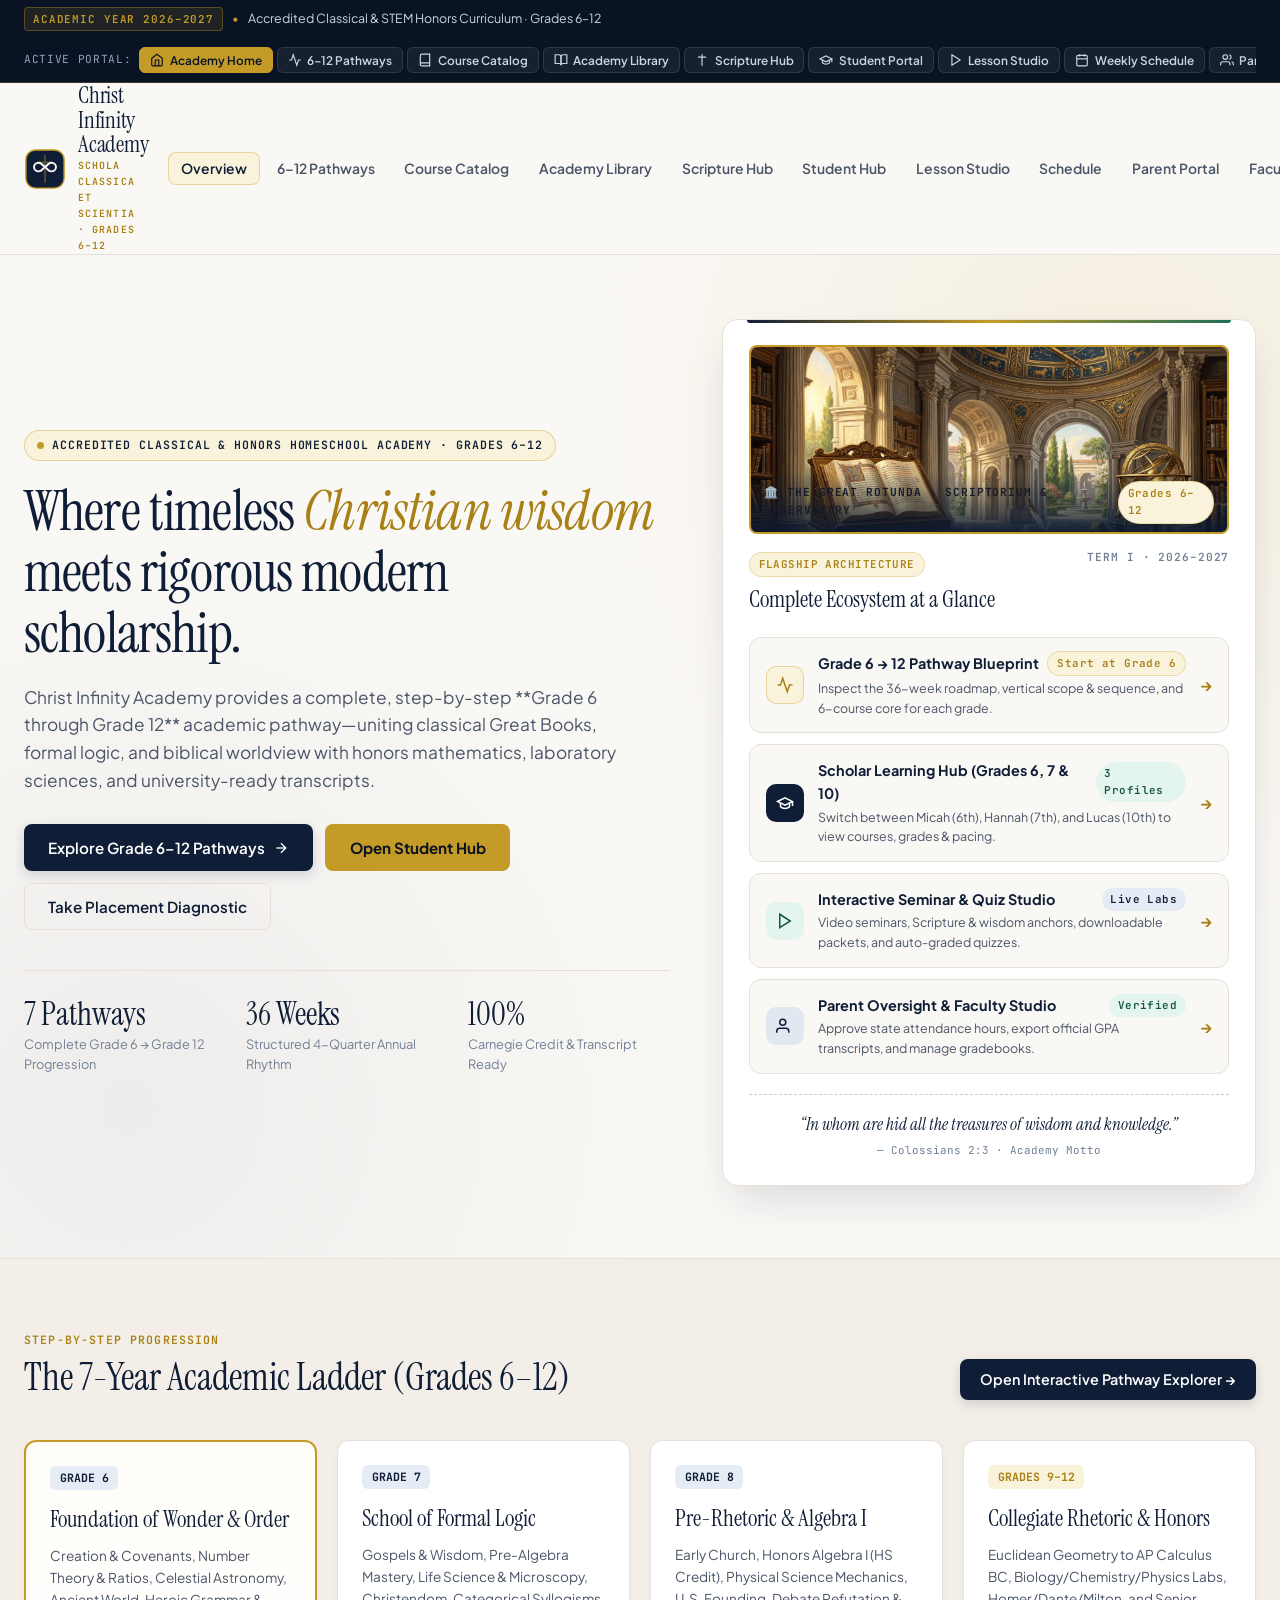
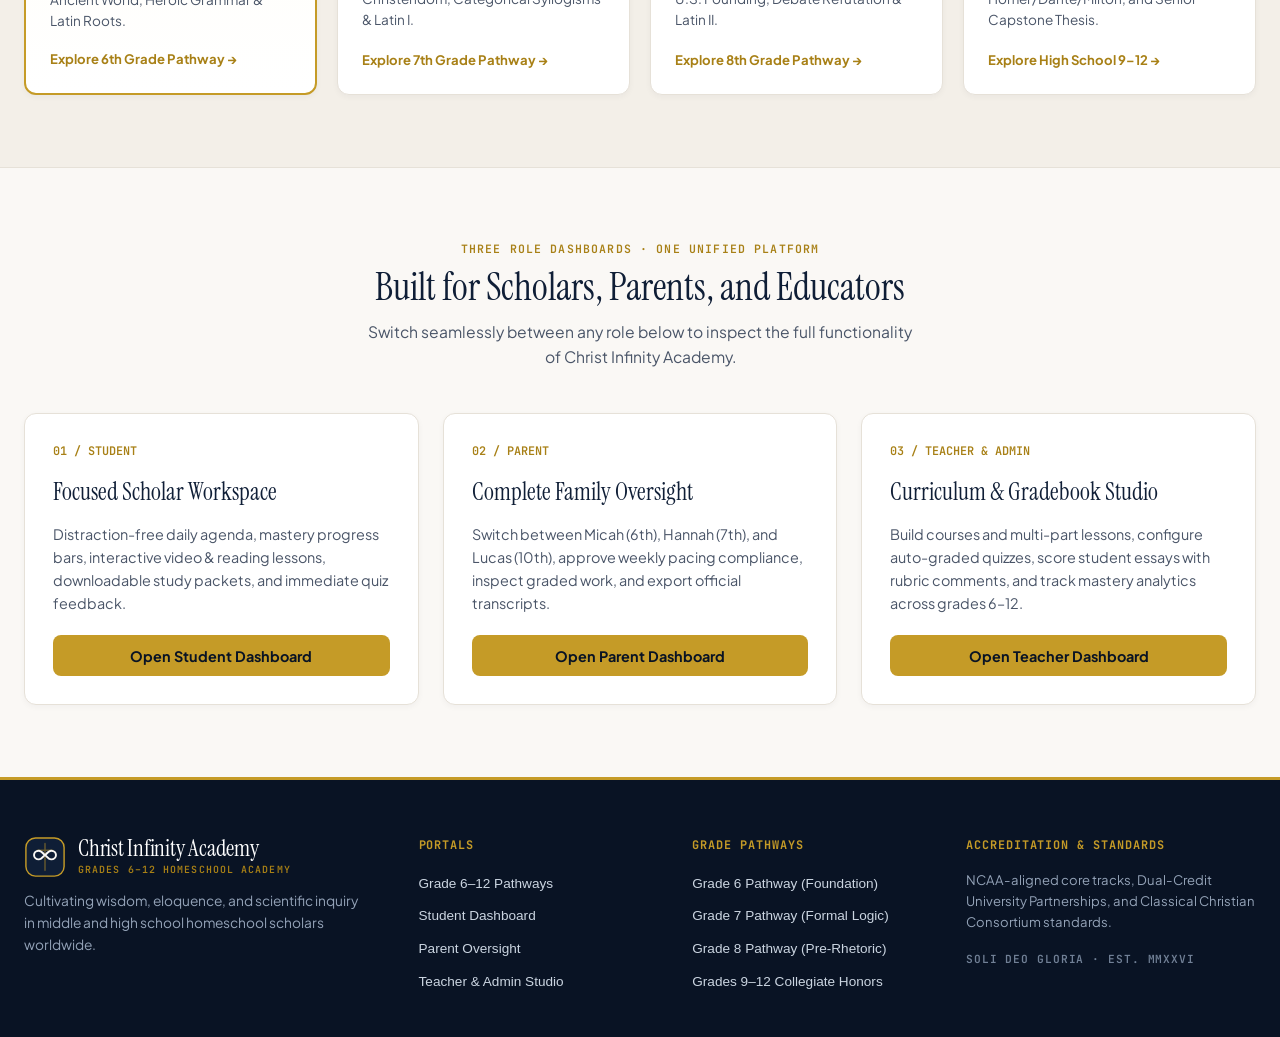
<file: christ-infinity-academy-deploy/index.html>
<!DOCTYPE html>
<html lang="en">
<head>
  <meta charset="UTF-8" />
  <meta name="viewport" content="width=device-width, initial-scale=1.0" />
  <title>Christ Infinity Academy — Flagship Classical &amp; Modern Homeschool Platform (Grades 6–12)</title>
  <link rel="preconnect" href="https://fonts.googleapis.com">
  <link rel="preconnect" href="https://fonts.gstatic.com" crossorigin>
  <link href="https://fonts.googleapis.com/css2?family=Instrument+Serif:ital@0;1&family=JetBrains+Mono:wght@400;500;600&family=Plus+Jakarta+Sans:wght@400;500;600;700&display=swap" rel="stylesheet">
  <link rel="stylesheet" href="styles.css" />
</head>
<body>
  <!-- Top Institutional Banner & Role Switcher -->
  <div class="institutional-bar">
    <div class="container institutional-bar-inner">
      <div class="inst-left">
        <span class="inst-badge">ACADEMIC YEAR 2026–2027</span>
        <span class="inst-divider">•</span>
        <span class="inst-meta">Accredited Classical &amp; STEM Honors Curriculum · Grades 6–12</span>
      </div>
      <div class="role-switcher-wrap" aria-label="Workspace Perspective Switcher">
        <span class="role-label">Active Portal:</span>
        <div class="role-pills" role="tablist">
          <button class="role-pill active" data-view="home" role="tab" aria-selected="true">
            <svg width="14" height="14" viewBox="0 0 24 24" fill="none" stroke="currentColor" stroke-width="2"><path d="M3 9l9-7 9 7v11a2 2 0 0 1-2 2H5a2 2 0 0 1-2-2z"/><polyline points="9 22 9 12 15 12 15 22"/></svg>
            Academy Home
          </button>
          <button class="role-pill" data-view="pathways" role="tab" aria-selected="false">
            <svg width="14" height="14" viewBox="0 0 24 24" fill="none" stroke="currentColor" stroke-width="2"><polyline points="22 12 18 12 15 21 9 3 6 12 2 12"/></svg>
            6–12 Pathways
          </button>
          <button class="role-pill" data-view="catalog" role="tab" aria-selected="false">
            <svg width="14" height="14" viewBox="0 0 24 24" fill="none" stroke="currentColor" stroke-width="2"><path d="M4 19.5A2.5 2.5 0 0 1 6.5 17H20"/><path d="M6.5 2H20v20H6.5A2.5 2.5 0 0 1 4 19.5v-15A2.5 2.5 0 0 1 6.5 2z"/></svg>
            Course Catalog
          </button>
          <button class="role-pill" data-view="library" role="tab" aria-selected="false">
            <svg width="14" height="14" viewBox="0 0 24 24" fill="none" stroke="currentColor" stroke-width="2"><path d="M2 3h6a4 4 0 0 1 4 4v14a3 3 0 0 0-3-3H2z"/><path d="M22 3h-6a4 4 0 0 0-4 4v14a3 3 0 0 1 3-3h7z"/></svg>
            Academy Library
          </button>
          <button class="role-pill" data-view="bible" role="tab" aria-selected="false">
            <svg width="14" height="14" viewBox="0 0 24 24" fill="none" stroke="currentColor" stroke-width="2"><path d="M12 2v20M5 7h14"/></svg>
            Scripture Hub
          </button>
          <button class="role-pill" data-view="student" role="tab" aria-selected="false">
            <svg width="14" height="14" viewBox="0 0 24 24" fill="none" stroke="currentColor" stroke-width="2"><path d="M22 10v6M2 10l10-5 10 5-10 5z"/><path d="M6 12v5c3 3 9 3 12 0v-5"/></svg>
            Student Portal
          </button>
          <button class="role-pill" data-view="lesson" role="tab" aria-selected="false">
            <svg width="14" height="14" viewBox="0 0 24 24" fill="none" stroke="currentColor" stroke-width="2"><polygon points="5 3 19 12 5 21 5 3"/></svg>
            Lesson Studio
          </button>
          <button class="role-pill" data-view="schedule" role="tab" aria-selected="false">
            <svg width="14" height="14" viewBox="0 0 24 24" fill="none" stroke="currentColor" stroke-width="2"><rect x="3" y="4" width="18" height="18" rx="2" ry="2"/><line x1="16" y1="2" x2="16" y2="6"/><line x1="8" y1="2" x2="8" y2="6"/><line x1="3" y1="10" x2="21" y2="10"/></svg>
            Weekly Schedule
          </button>
          <button class="role-pill" data-view="parent" role="tab" aria-selected="false">
            <svg width="14" height="14" viewBox="0 0 24 24" fill="none" stroke="currentColor" stroke-width="2"><path d="M17 21v-2a4 4 0 0 0-4-4H5a4 4 0 0 0-4 4v2"/><circle cx="9" cy="7" r="4"/><path d="M23 21v-2a4 4 0 0 0-3-3.87"/><path d="M16 3.13a4 4 0 0 1 0 7.75"/></svg>
            Parent Portal
          </button>
          <button class="role-pill" data-view="teacher" role="tab" aria-selected="false">
            <svg width="14" height="14" viewBox="0 0 24 24" fill="none" stroke="currentColor" stroke-width="2"><path d="M12 20h9"/><path d="M16.5 3.5a2.121 2.121 0 0 1 3 3L7 19l-4 1 1-4L16.5 3.5z"/></svg>
            Teacher / Admin
          </button>
        </div>
      </div>
    </div>
  </div>

  <!-- Primary Navigation Header -->
  <header class="site-header">
    <div class="container header-inner">
      <a href="#home" class="brand-logo" data-nav="home">
        <div class="crest-mark" aria-hidden="true">
          <svg viewBox="0 0 44 44" fill="none" xmlns="http://www.w3.org/2000/svg">
            <rect x="2" y="2" width="40" height="40" rx="10" fill="#0F1E36" stroke="#C59B27" stroke-width="1.5"/>
            <path d="M22 8V36M14 15H30" stroke="#C59B27" stroke-width="1.6" stroke-linecap="round" opacity="0.45"/>
            <path d="M15.5 24.5C12.5 24.5 10.5 22.5 10.5 20C10.5 17.5 12.5 15.5 15.5 15.5C18.8 15.5 21.2 20 22 20C22.8 20 25.2 24.5 28.5 24.5C31.5 24.5 33.5 22.5 33.5 20C33.5 17.5 31.5 15.5 28.5 15.5C25.2 15.5 22.8 20 22 20C21.2 20 18.8 24.5 15.5 24.5Z" stroke="#FAF8F5" stroke-width="2" stroke-linecap="round"/>
          </svg>
        </div>
        <div class="brand-text">
          <span class="brand-title">Christ Infinity Academy</span>
          <span class="brand-subtitle">SCHOLA CLASSICA ET SCIENTIA · GRADES 6–12</span>
        </div>
      </a>

      <nav class="main-nav" id="mainNav" aria-label="Main Navigation">
        <button class="nav-link active" data-nav="home">Overview</button>
        <button class="nav-link" data-nav="pathways">6–12 Pathways</button>
        <button class="nav-link" data-nav="catalog">Course Catalog</button>
        <button class="nav-link" data-nav="library">Academy Library</button>
        <button class="nav-link" data-nav="bible">Scripture Hub</button>
        <button class="nav-link" data-nav="student">Student Hub</button>
        <button class="nav-link" data-nav="lesson">Lesson Studio</button>
        <button class="nav-link" data-nav="schedule">Schedule</button>
        <button class="nav-link" data-nav="parent">Parent Portal</button>
        <button class="nav-link" data-nav="teacher">Faculty Studio</button>
      </nav>

      <div class="header-actions">
        <button class="btn btn-secondary btn-sm" id="openAuthModalBtn" title="Sign In, Verify Invite Code, or Switch Role Access">
          🔒 Sign In / Role Gate
        </button>
        <button class="btn btn-outline btn-sm" id="openPlacementAdvisorBtn" title="Find the right grade pathway">
          Placement Advisor
        </button>
        <div class="active-profile-chip" id="activeProfileChip" title="Click to switch role or verify Parent PIN">
          <span class="status-dot"></span>
          <div class="profile-chip-meta">
            <span class="profile-chip-name" id="headerProfileName">Micah Vance</span>
            <span class="profile-chip-role" id="headerProfileRole">Student Session · Grade 6</span>
          </div>
        </div>
        <button class="mobile-menu-btn" id="mobileMenuBtn" aria-label="Toggle Menu" aria-expanded="false">
          <svg width="22" height="22" viewBox="0 0 24 24" fill="none" stroke="currentColor" stroke-width="2">
            <line x1="3" y1="6" x2="21" y2="6"></line>
            <line x1="3" y1="12" x2="21" y2="12"></line>
            <line x1="3" y1="18" x2="21" y2="18"></line>
          </svg>
        </button>
      </div>
    </div>
  </header>

  <!-- Main Dynamic Application Container -->
  <main id="appRoot">
    <!-- ==================== 1. HOMEPAGE VIEW ==================== -->
    <section class="view-section active" id="view-home">
      <div class="hero-section">
        <div class="container hero-grid">
          <div class="hero-copy">
            <div class="eyebrow-pill">
              <span class="gold-dot"></span>
              <span>ACCREDITED CLASSICAL &amp; HONORS HOMESCHOOL ACADEMY · GRADES 6–12</span>
            </div>
            <h1 class="hero-headline">
              Where timeless <span class="serif-italic">Christian wisdom</span> meets rigorous modern scholarship.
            </h1>
            <p class="hero-lead">
              Christ Infinity Academy provides a complete, step-by-step **Grade 6 through Grade 12** academic pathway—uniting classical Great Books, formal logic, and biblical worldview with honors mathematics, laboratory sciences, and university-ready transcripts.
            </p>
            <div class="hero-cta-row">
              <button class="btn btn-primary btn-lg" data-nav="pathways">
                Explore Grade 6–12 Pathways
                <svg width="16" height="16" viewBox="0 0 24 24" fill="none" stroke="currentColor" stroke-width="2"><line x1="5" y1="12" x2="19" y2="12"/><polyline points="12 5 19 12 12 19"/></svg>
              </button>
              <button class="btn btn-secondary btn-lg" data-nav="student">
                Open Student Hub
              </button>
              <button class="btn btn-ghost btn-lg" id="heroPlacementBtn">
                Take Placement Diagnostic
              </button>
            </div>

            <div class="hero-metrics">
              <div class="metric-item">
                <span class="metric-num">7 Pathways</span>
                <span class="metric-caption">Complete Grade 6 → Grade 12 Progression</span>
              </div>
              <div class="metric-item">
                <span class="metric-num">36 Weeks</span>
                <span class="metric-caption">Structured 4-Quarter Annual Rhythm</span>
              </div>
              <div class="metric-item">
                <span class="metric-num">100%</span>
                <span class="metric-caption">Carnegie Credit &amp; Transcript Ready</span>
              </div>
            </div>
          </div>

          <!-- Interactive Live Platform Preview Card -->
          <div class="hero-showcase">
            <div class="showcase-card">
              <div style="margin-bottom: 0.9rem; border-radius: 8px; overflow: hidden; border: 2px solid var(--gold-500); position: relative;">
                <img src="academy_hero.jpg" alt="Christ Infinity Academy Classical Rotunda &amp; Observatory" style="width: 100%; height: 185px; object-fit: cover; display: block;" />
                <div style="position: absolute; bottom: 0; left: 0; right: 0; background: linear-gradient(transparent, rgba(10,25,47,0.92)); padding: 0.55rem 0.85rem; display: flex; justify-content: space-between; align-items: center;">
                  <span style="font-family: var(--font-mono); font-size: 0.7rem; color: var(--gold-400); font-weight: 700; letter-spacing: 0.08em;">🏛️ THE GREAT ROTUNDA · SCRIPTORIUM &amp; OBSERVATORY</span>
                  <span class="badge badge-gold">Grades 6–12</span>
                </div>
              </div>
              <div class="showcase-header">
                <div class="showcase-title-group">
                  <span class="badge badge-gold">FLAGSHIP ARCHITECTURE</span>
                  <h3>Complete Ecosystem at a Glance</h3>
                </div>
                <span class="mono-tag">TERM I · 2026–2027</span>
              </div>

              <div class="showcase-portal-cards">
                <div class="mini-portal-card" data-nav="pathways">
                  <div class="mini-portal-icon gold">
                    <svg width="18" height="18" viewBox="0 0 24 24" fill="none" stroke="currentColor" stroke-width="2"><polyline points="22 12 18 12 15 21 9 3 6 12 2 12"/></svg>
                  </div>
                  <div class="mini-portal-body">
                    <div class="mini-portal-top">
                      <strong>Grade 6 → 12 Pathway Blueprint</strong>
                      <span class="badge badge-gold">Start at Grade 6</span>
                    </div>
                    <p>Inspect the 36-week roadmap, vertical scope &amp; sequence, and 6-course core for each grade.</p>
                  </div>
                  <span class="arrow-indicator">→</span>
                </div>

                <div class="mini-portal-card" data-nav="student">
                  <div class="mini-portal-icon navy">
                    <svg width="18" height="18" viewBox="0 0 24 24" fill="none" stroke="currentColor" stroke-width="2"><path d="M22 10v6M2 10l10-5 10 5-10 5z"/><path d="M6 12v5c3 3 9 3 12 0v-5"/></svg>
                  </div>
                  <div class="mini-portal-body">
                    <div class="mini-portal-top">
                      <strong>Scholar Learning Hub (Grades 6, 7 &amp; 10)</strong>
                      <span class="badge badge-emerald">3 Profiles</span>
                    </div>
                    <p>Switch between Micah (6th), Hannah (7th), and Lucas (10th) to view courses, grades &amp; pacing.</p>
                  </div>
                  <span class="arrow-indicator">→</span>
                </div>

                <div class="mini-portal-card" data-nav="lesson">
                  <div class="mini-portal-icon emerald">
                    <svg width="18" height="18" viewBox="0 0 24 24" fill="none" stroke="currentColor" stroke-width="2"><polygon points="5 3 19 12 5 21 5 3"/></svg>
                  </div>
                  <div class="mini-portal-body">
                    <div class="mini-portal-top">
                      <strong>Interactive Seminar &amp; Quiz Studio</strong>
                      <span class="badge badge-navy">Live Labs</span>
                    </div>
                    <p>Video seminars, Scripture &amp; wisdom anchors, downloadable packets, and auto-graded quizzes.</p>
                  </div>
                  <span class="arrow-indicator">→</span>
                </div>

                <div class="mini-portal-card" data-nav="parent">
                  <div class="mini-portal-icon slate">
                    <svg width="18" height="18" viewBox="0 0 24 24" fill="none" stroke="currentColor" stroke-width="2"><path d="M17 21v-2a4 4 0 0 0-4-4H5a4 4 0 0 0-4 4v2"/><circle cx="9" cy="7" r="4"/></svg>
                  </div>
                  <div class="mini-portal-body">
                    <div class="mini-portal-top">
                      <strong>Parent Oversight &amp; Faculty Studio</strong>
                      <span class="badge badge-emerald">Verified</span>
                    </div>
                    <p>Approve state attendance hours, export official GPA transcripts, and manage gradebooks.</p>
                  </div>
                  <span class="arrow-indicator">→</span>
                </div>
              </div>

              <div class="scripture-footer">
                <blockquote>
                  “In whom are hid all the treasures of wisdom and knowledge.”
                </blockquote>
                <cite>— Colossians 2:3 · Academy Motto</cite>
              </div>
            </div>
          </div>
        </div>
      </div>

      <!-- Quick Grade 6–12 Pathway Ribbon on Homepage -->
      <div class="section-block bg-ivory-alt">
        <div class="container">
          <div class="section-header-split">
            <div>
              <span class="section-eyebrow">STEP-BY-STEP PROGRESSION</span>
              <h2 class="section-title">The 7-Year Academic Ladder (Grades 6–12)</h2>
            </div>
            <button class="btn btn-primary" data-nav="pathways">Open Interactive Pathway Explorer →</button>
          </div>

          <div class="pathway-ladder-grid">
            <div class="ladder-card highlight-g6" data-jump-pathway="6">
              <span class="ladder-grade">GRADE 6</span>
              <h4>Foundation of Wonder &amp; Order</h4>
              <p>Creation &amp; Covenants, Number Theory &amp; Ratios, Celestial Astronomy, Ancient World, Heroic Grammar &amp; Latin Roots.</p>
              <span class="ladder-cta">Explore 6th Grade Pathway →</span>
            </div>
            <div class="ladder-card" data-jump-pathway="7">
              <span class="ladder-grade">GRADE 7</span>
              <h4>School of Formal Logic</h4>
              <p>Gospels &amp; Wisdom, Pre-Algebra Mastery, Life Science &amp; Microscopy, Christendom, Categorical Syllogisms &amp; Latin I.</p>
              <span class="ladder-cta">Explore 7th Grade Pathway →</span>
            </div>
            <div class="ladder-card" data-jump-pathway="8">
              <span class="ladder-grade">GRADE 8</span>
              <h4>Pre-Rhetoric &amp; Algebra I</h4>
              <p>Early Church, Honors Algebra I (HS Credit), Physical Science Mechanics, U.S. Founding, Debate Refutation &amp; Latin II.</p>
              <span class="ladder-cta">Explore 8th Grade Pathway →</span>
            </div>
            <div class="ladder-card" data-jump-pathway="9">
              <span class="ladder-grade gold">GRADES 9–12</span>
              <h4>Collegiate Rhetoric &amp; Honors</h4>
              <p>Euclidean Geometry to AP Calculus BC, Biology/Chemistry/Physics Labs, Homer/Dante/Milton, and Senior Capstone Thesis.</p>
              <span class="ladder-cta">Explore High School 9–12 →</span>
            </div>
          </div>
        </div>
      </div>

      <!-- Three Pillars + Unified Ecosystem Preview -->
      <div class="section-block">
        <div class="container">
          <div class="section-header-center">
            <span class="section-eyebrow">THREE ROLE DASHBOARDS · ONE UNIFIED PLATFORM</span>
            <h2 class="section-title">Built for Scholars, Parents, and Educators</h2>
            <p class="section-desc">Switch seamlessly between any role below to inspect the full functionality of Christ Infinity Academy.</p>
          </div>

          <div class="role-preview-cards">
            <div class="role-feature-card">
              <div class="role-feature-num">01 / STUDENT</div>
              <h3>Focused Scholar Workspace</h3>
              <p>Distraction-free daily agenda, mastery progress bars, interactive video &amp; reading lessons, downloadable study packets, and immediate quiz feedback.</p>
              <button class="btn btn-secondary btn-full" data-nav="student">Open Student Dashboard</button>
            </div>
            <div class="role-feature-card">
              <div class="role-feature-num">02 / PARENT</div>
              <h3>Complete Family Oversight</h3>
              <p>Switch between Micah (6th), Hannah (7th), and Lucas (10th), approve weekly pacing compliance, inspect graded work, and export official transcripts.</p>
              <button class="btn btn-secondary btn-full" data-nav="parent">Open Parent Dashboard</button>
            </div>
            <div class="role-feature-card">
              <div class="role-feature-num">03 / TEACHER &amp; ADMIN</div>
              <h3>Curriculum &amp; Gradebook Studio</h3>
              <p>Build courses and multi-part lessons, configure auto-graded quizzes, score student essays with rubric comments, and track mastery analytics across grades 6–12.</p>
              <button class="btn btn-secondary btn-full" data-nav="teacher">Open Teacher Dashboard</button>
            </div>
          </div>
        </div>
      </div>
    </section>

    <!-- ==================== 1B. GRADE 6–12 PATHWAYS & SCOPE MATRIX VIEW ==================== -->
    <section class="view-section" id="view-pathways">
      <div class="page-banner">
        <div class="container page-banner-inner">
          <div>
            <span class="section-eyebrow">ARCHITECTURAL BLUEPRINT · GRADES 6 TO 12</span>
            <h1 class="page-title">Grade-by-Grade Academic Pathways &amp; Scope Matrix</h1>
            <p class="page-subtitle">Select any grade below (starting with Grade 6) to inspect its 36-week quarterly roadmap, required daily pacing, and 6-course core curriculum.</p>
          </div>
          <div style="display:flex; gap:0.6rem; flex-wrap:wrap;">
            <button class="btn btn-outline" style="background:rgba(255,255,255,0.1); color:#FFF; border-color:rgba(255,255,255,0.28);" id="exportAccreditationPacketBtn">↓ Export State &amp; Private Accreditation Packet</button>
            <button class="btn btn-secondary" id="pathwayPlacementBtn">Launch Placement Diagnostic</button>
          </div>
        </div>
      </div>

      <div class="container section-pad">
        <!-- Grade Stepper Bar (Grades 6 -> 12) -->
        <div class="pathway-stepper" id="pathwayGradeStepper" role="tablist">
          <button class="pathway-step-btn active" data-pathway-grade="6">
            <span class="step-tag">STAGE I · BRIDGE</span>
            <strong>Grade 6 Pathway</strong>
          </button>
          <button class="pathway-step-btn" data-pathway-grade="7">
            <span class="step-tag">STAGE II · LOGIC</span>
            <strong>Grade 7 Pathway</strong>
          </button>
          <button class="pathway-step-btn" data-pathway-grade="8">
            <span class="step-tag">STAGE III · PRE-RHETORIC</span>
            <strong>Grade 8 Pathway</strong>
          </button>
          <button class="pathway-step-btn" data-pathway-grade="9">
            <span class="step-tag">FRESHMAN HONORS</span>
            <strong>Grade 9 Pathway</strong>
          </button>
          <button class="pathway-step-btn" data-pathway-grade="10">
            <span class="step-tag">SOPHOMORE HONORS</span>
            <strong>Grade 10 Pathway</strong>
          </button>
          <button class="pathway-step-btn" data-pathway-grade="11">
            <span class="step-tag">JUNIOR COLLEGIATE</span>
            <strong>Grade 11 Pathway</strong>
          </button>
          <button class="pathway-step-btn" data-pathway-grade="12">
            <span class="step-tag">SENIOR CAPSTONE</span>
            <strong>Grade 12 Pathway</strong>
          </button>
        </div>

        <!-- Dynamic Pathway Detail Container -->
        <div id="pathwayDetailContainer"></div>

        <!-- 36-Week Multimodal Online Assignments Overview (Beyond Quizzes) -->
        <div class="card-panel mt-lg" id="assignmentModalitiesPanel"></div>

        <!-- State DOE, Private Academy & University Accreditation Verification Center -->
        <div class="card-panel mt-lg" id="accreditationCenterPanel"></div>

        <!-- Master Vertical Scope & Sequence Table (Grades 6–12) -->
        <div class="card-panel mt-lg">
          <div class="panel-header">
            <div>
              <span class="mono-label">VERTICAL CURRICULUM ALIGNMENT</span>
              <h2 class="panel-title">Master Scope &amp; Sequence Matrix (Grades 6–12)</h2>
            </div>
            <span class="badge badge-gold">6 Core Departments × 7 Years</span>
          </div>
          <div class="table-responsive">
            <table class="data-table scope-matrix-table" id="scopeMatrixTable">
              <thead>
                <tr>
                  <th>Department</th>
                  <th>Grade 6</th>
                  <th>Grade 7</th>
                  <th>Grade 8</th>
                  <th>Grade 9</th>
                  <th>Grade 10</th>
                  <th>Grade 11</th>
                  <th>Grade 12</th>
                </tr>
              </thead>
              <tbody></tbody>
            </table>
          </div>
        </div>
      </div>
    </section>

    <!-- ==================== 2. COURSE CATALOG VIEW ==================== -->
    <section class="view-section" id="view-catalog">
      <div class="page-banner">
        <div class="container page-banner-inner">
          <div>
            <span class="section-eyebrow">ACADEMIC CATALOG · 2026–2027</span>
            <h1 class="page-title">Grades 6–12 Course Catalog</h1>
            <p class="page-subtitle">Filter by grade level (6–12), academic department, or honors credit track. Enroll directly or launch a sample lesson.</p>
          </div>
          <div class="catalog-summary-box">
            <div>
              <span class="mono-label">ENROLLED CREDITS</span>
              <strong id="catalogEnrolledCount">6 Courses (6.0 Credits)</strong>
            </div>
            <button class="btn btn-primary btn-sm" data-nav="student">Go to My Courses</button>
          </div>
        </div>
      </div>

      <div class="container section-pad">
        <!-- Filter Bar -->
        <div class="catalog-controls">
          <div class="search-input-wrap">
            <svg width="16" height="16" viewBox="0 0 24 24" fill="none" stroke="currentColor" stroke-width="2"><circle cx="11" cy="11" r="8"/><line x1="21" y1="21" x2="16.65" y2="16.65"/></svg>
            <input type="search" id="catalogSearch" placeholder="Search by course title, code, instructor, or topic..." />
          </div>

          <div class="filter-group">
            <label for="gradeFilter" class="filter-label">Grade Band:</label>
            <select id="gradeFilter" class="select-control">
              <option value="all">All Grades (6–12)</option>
              <option value="6">Grade 6 Pathway</option>
              <option value="7">Grade 7 Pathway</option>
              <option value="8">Grade 8 Pathway</option>
              <option value="9">Grade 9 Pathway</option>
              <option value="10">Grade 10 Pathway</option>
              <option value="11">Grade 11 Pathway</option>
              <option value="12">Grade 12 Pathway</option>
              <option value="middle">All Middle School (6–8)</option>
              <option value="high">All High School (9–12)</option>
            </select>
          </div>

          <div class="filter-group">
            <label for="subjectFilter" class="filter-label">Department:</label>
            <select id="subjectFilter" class="select-control">
              <option value="all">All Subjects</option>
              <option value="Theology & Worldview">Theology &amp; Worldview</option>
              <option value="Mathematics">Mathematics</option>
              <option value="Natural Sciences">Natural Sciences</option>
              <option value="Literature & Rhetoric">Literature &amp; Rhetoric</option>
              <option value="History & Civilization">History &amp; Civilization</option>
              <option value="Classical Languages & Arts">Classical Languages &amp; Arts (Latin, Greek &amp; Spanish)</option>
              <option value="Career, Finance & Trades">Career, Finance, Real Estate &amp; Trades</option>
              <option value="Technology & Engineering">Computer Science, AI &amp; Cybersecurity</option>
            </select>
          </div>
        </div>

        <!-- Subject Quick Chips -->
        <div class="subject-chips" id="subjectQuickChips">
          <button class="chip active" data-subject="all">All Departments</button>
          <button class="chip" data-subject="Career, Finance & Trades">💼 Real Estate, Investing &amp; Skilled Trades</button>
          <button class="chip" data-subject="Technology & Engineering">💻 Coding, AI &amp; Cybersecurity</button>
          <button class="chip" data-subject="Theology & Worldview">Theology &amp; Worldview</button>
          <button class="chip" data-subject="Mathematics">Mathematics</button>
          <button class="chip" data-subject="Natural Sciences">Natural Sciences (Labs)</button>
          <button class="chip" data-subject="Literature & Rhetoric">Great Books &amp; Rhetoric</button>
          <button class="chip" data-subject="History & Civilization">History &amp; Civilization</button>
          <button class="chip" data-subject="Classical Languages & Arts">Languages (Latin, Greek &amp; Spanish)</button>
        </div>

        <!-- Dynamic Course Grid -->
        <div class="catalog-grid" id="catalogGrid"></div>
      </div>
    </section>

    <!-- ==================== 2B. ACADEMY DIGITAL LIBRARY (TEXTBOOKS, ADVENTURE, MYSTERY & PUZZLE SHELVES) ==================== -->
    <section class="view-section" id="view-library">
      <div class="page-banner">
        <div class="container page-banner-inner">
          <div>
            <span class="section-eyebrow">BIBLIOTHECA INFINITA · GRADES 6 TO 12 DIGITAL REPOSITORY</span>
            <h1 class="page-title">Christ Infinity Digital Library &amp; Reading Shelves</h1>
            <p class="page-subtitle">Explore complete Digital Course Textbooks alongside curated Grade 6–12 shelves of Adventure &amp; Expedition stories, Mystery &amp; Detective cases, Puzzle &amp; Cipher books, Historical Fiction, and Classical Great Books.</p>
          </div>
          <div style="display:flex; gap:0.6rem; flex-wrap:wrap; align-items:center;">
            <span class="badge badge-gold" id="libraryTotalBooksBadge" style="font-size:0.82rem; padding:0.45rem 0.85rem;">📚 30+ Full Multi-Chapter Books · Grades 6–12</span>
            <button class="btn btn-secondary btn-sm" data-nav="bible">📖 Open Scripture Hub (Greek / Hebrew / Cross-Refs) →</button>
          </div>
        </div>
      </div>

      <div class="container section-pad">
        <!-- Library Filter & Shelf Selector -->
        <div class="catalog-filter-bar" style="grid-template-columns: 1.4fr 1.1fr 1fr; margin-bottom: 0.9rem;">
          <div class="filter-group search-group">
            <label for="librarySearchInput" class="mono-label">SEARCH BOOKS, GENRES, AUTHORS OR TOPICS</label>
            <input type="search" id="librarySearchInput" class="input-control" placeholder="Search adventure, mystery, puzzle, cipher, or course textbooks..." />
          </div>
          <div class="filter-group">
            <label for="libraryShelfFilter" class="mono-label">GENRE / LIBRARY SHELF</label>
            <select id="libraryShelfFilter" class="select-control">
              <option value="all">All Library Shelves &amp; Genres</option>
              <option value="Core Course Textbook">1. Core Course Digital Textbooks (Grades 6–12)</option>
              <option value="Adventure & Expedition">2. Adventure &amp; Expedition Stories (Grades 6–12)</option>
              <option value="Mystery & Detective">3. Mystery &amp; Detective Stories (Grades 6–12)</option>
              <option value="Puzzle, Logic & Cipher">4. Puzzle, Logic &amp; Cipher Stories (Grades 6–12)</option>
              <option value="Historical & Science Narrative">5. Historical &amp; Science Living Books (Grades 6–12)</option>
              <option value="Classical Great Book">6. Classical Great Books &amp; Allegory (Grades 6–12)</option>
            </select>
          </div>
          <div class="filter-group">
            <label for="libraryGradeFilter" class="mono-label">READING LEVEL EXTENT (GRADES 6–12)</label>
            <select id="libraryGradeFilter" class="select-control">
              <option value="all">All Reading Levels (Grades 6–12)</option>
              <option value="6">Grade 6 Reading Level &amp; Textbooks</option>
              <option value="7">Grade 7 Reading Level &amp; Textbooks</option>
              <option value="8">Grade 8 Reading Level &amp; Textbooks</option>
              <option value="9">Grade 9 Reading Level &amp; Textbooks</option>
              <option value="10">Grade 10 Reading Level &amp; Textbooks</option>
              <option value="11">Grade 11 Reading Level &amp; Textbooks</option>
              <option value="12">Grade 12 Reading Level &amp; Textbooks</option>
            </select>
          </div>
        </div>

        <!-- Quick Genre Shelf Pills -->
        <div class="subject-chips" id="libraryGenreQuickChips" style="margin-bottom: 1.35rem;">
          <button type="button" class="chip active" data-library-shelf="all">All Books</button>
          <button type="button" class="chip" data-library-shelf="Core Course Textbook">📘 Digital Textbooks</button>
          <button type="button" class="chip" data-library-shelf="Adventure & Expedition">🧭 Adventure Stories</button>
          <button type="button" class="chip" data-library-shelf="Mystery & Detective">🔍 Mystery Stories</button>
          <button type="button" class="chip" data-library-shelf="Puzzle, Logic & Cipher">🧩 Puzzle &amp; Cipher Books</button>
          <button type="button" class="chip" data-library-shelf="Historical & Science Narrative">🏛️ Historical &amp; Science</button>
          <button type="button" class="chip" data-library-shelf="Classical Great Book">📜 Classical Great Books</button>
        </div>

        <!-- Interactive Full-Book Reader Stage (Opens when a book is clicked) -->
        <div id="libraryBookReaderStage" class="card-panel" style="margin-bottom: 1.5rem; border-top: 4px solid var(--gold-500);"></div>

        <!-- Library Bookshelf Grid -->
        <div class="catalog-grid" id="libraryBooksGrid"></div>
      </div>
    </section>

    <!-- ==================== 2C. SCRIPTURE HUB (BIBLE HUB STYLE: HEBREW, GREEK, ENGLISH, APOCRYPHA & CROSS-REFERENCES) ==================== -->
    <section class="view-section" id="view-bible">
      <div class="page-banner">
        <div class="container page-banner-inner">
          <div>
            <span class="section-eyebrow">BIBLIA SACRA POLYGLOTTA · HEBREW MASORETIC · KOINE GREEK · SEPTUAGINT · APOCRYPHA</span>
            <h1 class="page-title">Christ Infinity Scripture Hub &amp; Interlinear Lexicon</h1>
            <p class="page-subtitle">Integrated Bible Hub workstation: study Old Testament (Hebrew to English), New Testament (Koine Greek to English), and the Deuterocanonical Apocrypha with Strong’s Concordance parsing, Treasury of Scripture Knowledge cross-references, and historical geography.</p>
          </div>
          <div style="display:flex; gap:0.6rem; flex-wrap:wrap; align-items:center;">
            <span class="badge badge-gold">81 Books · 1,463 Chs · 37,750 Verses (100% Offline)</span>
            <span class="badge badge-emerald">Easy-to-Read (Kids) + KJV + Apocrypha &amp; 1 Enoch</span>
            <button class="btn btn-outline btn-sm" data-nav="lesson">← Return to Lesson Studio</button>
          </div>
        </div>
      </div>

      <div class="container section-pad">
        <!-- Testament / Canon, 81-Book, Chapter & Translation Selector Bar -->
        <div class="catalog-filter-bar" style="grid-template-columns: 1fr 1.15fr 0.8fr 1.15fr 1fr; margin-bottom: 1rem;">
          <div class="filter-group">
            <label for="bibleCanonSelect" class="mono-label">1. TESTAMENT / CANON (81 BOOKS)</label>
            <select id="bibleCanonSelect" class="select-control">
              <option value="all">All 81 Books (OT + Apocrypha + 1 Enoch + NT · 1,463 Chs)</option>
              <option value="OT">Old Testament · Hebrew / Aramaic Tanakh (39 Books)</option>
              <option value="APOC">Apocrypha / LXX + Book of Enoch (15 Books)</option>
              <option value="NT">New Testament · Koine Greek Textus (27 Books)</option>
            </select>
          </div>
          <div class="filter-group">
            <label for="bibleBookSelect" class="mono-label">2. SELECT ANY OF THE 81 BOOKS</label>
            <select id="bibleBookSelect" class="select-control"></select>
          </div>
          <div class="filter-group">
            <label for="bibleChapterSelect" class="mono-label">3. CHAPTER (1–150)</label>
            <select id="bibleChapterSelect" class="select-control"></select>
          </div>
          <div class="filter-group">
            <label for="bibleTranslationSelect" class="mono-label">4. ENGLISH TRANSLATION (KID-FRIENDLY / KJV)</label>
            <select id="bibleTranslationSelect" class="select-control">
              <option value="parallel" selected>📖 Parallel: Easy-to-Read (Kids) + Classic KJV</option>
              <option value="easy">✨ Easy-to-Read Modern English (Kid-Friendly · BBE)</option>
              <option value="kjv">📜 Classic King James Version (KJV)</option>
            </select>
          </div>
          <div class="filter-group search-group">
            <label for="bibleSearchInput" class="mono-label">5. SEARCH BOOK, THEME OR STRONG'S #</label>
            <input type="search" id="bibleSearchInput" class="input-control" placeholder="Search 'Enoch', 'Psalm 23', 'Wisdom', 'Logos'..." />
          </div>
        </div>

        <!-- Quick Canon & Feature Pills -->
        <div class="subject-chips" id="bibleQuickCanonChips" style="margin-bottom: 1rem;">
          <button type="button" class="chip active" data-bible-canon="all">All 81 Books (1,463 Chs · 37,750 Verses Offline)</button>
          <button type="button" class="chip" data-bible-canon="OT">📜 Old Testament (39 Books · Hebrew → English)</button>
          <button type="button" class="chip" data-bible-canon="APOC">🏛️ Apocrypha &amp; Book of Enoch (15 Books)</button>
          <button type="button" class="chip" data-bible-canon="NT">✝️ New Testament (27 Books · Koine Greek → English)</button>
        </div>

        <!-- Interactive 80-Book & Chapter Navigator Drawer -->
        <div class="card-panel" style="margin-bottom: 1.25rem; padding: 1.1rem 1.25rem;" id="bible80BooksQuickGridBox"></div>

        <!-- Main Interactive Bible Hub Workstation (Rendered by app.js) -->
        <div id="bibleHubWorkstationContainer"></div>

        <!-- Complete 80-Book Canonical & Apocryphal Atlas Directory -->
        <div class="card-panel" style="margin-top: 1.5rem;" id="bibleFullCanonDirectoryBox"></div>
      </div>
    </section>

    <!-- ==================== 3. STUDENT DASHBOARD VIEW ==================== -->
    <section class="view-section" id="view-student">
      <div class="page-banner student-banner">
        <div class="container page-banner-inner">
          <div>
            <span class="section-eyebrow" id="studentBannerEyebrow">SCHOLAR WORKSPACE · GRADE 6 PATHWAY</span>
            <h1 class="page-title" id="studentGreeting">Good morning, Micah Vance</h1>
            <p class="page-subtitle" id="studentSubGreeting">“The fear of the Lord is the beginning of wisdom.” — Your Grade 6 Pathway is on pace.</p>
          </div>
          <div class="student-switcher-bar">
            <label for="activeStudentSelect" class="mono-label">SWITCH ACTIVE SCHOLAR PROFILE</label>
            <div class="student-switcher-controls">
              <select id="activeStudentSelect" class="select-control">
                <option value="micah">Micah Vance (Grade 6 · Foundation Pathway)</option>
                <option value="hannah">Hannah Vance (Grade 7 · Logic School)</option>
                <option value="lucas">Lucas Vance (Grade 10 · Collegiate Honors)</option>
              </select>
              <button class="btn btn-secondary btn-sm" data-nav="lesson">Resume Lesson →</button>
            </div>
          </div>
        </div>
      </div>

      <div class="container section-pad">
        <!-- KPI Row -->
        <div class="kpi-grid" id="studentKpiGrid"></div>

        <!-- Full-Week 5-Day Workload & 85% Mastery Gatekeeper Matrix -->
        <div class="card-panel" style="margin-bottom: 1.5rem;" id="studentWeeklyMasteryMatrix"></div>

        <!-- Main Student 2-Column Workspace -->
        <div class="dashboard-split">
          <!-- Left Primary Column: Enrolled Courses & Progress -->
          <div class="dashboard-main-col">
            <div class="card-panel">
              <div class="panel-header">
                <div>
                  <span class="mono-label">ENROLLED PATHWAY COURSES &amp; MASTERY</span>
                  <h2 class="panel-title">Current Term Coursework</h2>
                </div>
                <div style="display:flex; gap:0.5rem;">
                  <button class="btn btn-outline btn-sm" data-nav="pathways">View Pathway Roadmap</button>
                  <button class="btn btn-outline btn-sm" data-nav="catalog">+ Catalog</button>
                </div>
              </div>
              <div class="enrolled-courses-list" id="studentEnrolledList"></div>
            </div>

            <!-- Academic Gradebook & Mastery Breakdown Table -->
            <div class="card-panel">
              <div class="panel-header">
                <div>
                  <span class="mono-label">ACADEMIC RECORD</span>
                  <h2 class="panel-title">Term Gradebook &amp; Mastery Analytics</h2>
                </div>
                <div style="display:flex; gap:0.5rem; flex-wrap:wrap;">
                  <button class="btn btn-secondary btn-sm" id="studentPrintableCertBtn">🖨️ Official Certificate &amp; Transcript</button>
                  <button class="btn btn-ghost btn-sm" id="exportStudentReportBtn">Download Term Report (.txt)</button>
                </div>
              </div>
              <div class="table-responsive">
                <table class="data-table" id="studentGradesTable">
                  <thead>
                    <tr>
                      <th>Course</th>
                      <th>Department</th>
                      <th>Units Completed</th>
                      <th>Quiz Avg</th>
                      <th>Term Grade</th>
                      <th>Action</th>
                    </tr>
                  </thead>
                  <tbody></tbody>
                </table>
              </div>
            </div>
          </div>

          <!-- Right Column: Upcoming Assignments, Daily Pacing & Recent Feedback -->
          <div class="dashboard-side-col">
            <div class="card-panel">
              <div class="panel-header">
                <div>
                  <span class="mono-label">DUE SOON</span>
                  <h2 class="panel-title">Assignments &amp; Quizzes</h2>
                </div>
                <button class="btn btn-ghost btn-sm" data-nav="schedule">Full Calendar</button>
              </div>
              <div class="assignment-filter-tabs">
                <button class="mini-tab active" data-assign-filter="pending">Pending</button>
                <button class="mini-tab" data-assign-filter="completed">Completed</button>
                <button class="mini-tab" data-assign-filter="all">All</button>
              </div>
              <div class="assignments-stack" id="studentAssignmentsList"></div>
            </div>

            <div class="card-panel">
              <div class="panel-header">
                <div>
                  <span class="mono-label">WEEKLY PACING GOAL</span>
                  <h2 class="panel-title">Weekly Study Hours</h2>
                </div>
                <span class="badge badge-emerald" id="weeklyGoalBadge">17.0 / 18 hrs</span>
              </div>
              <div class="weekly-bars" id="studentWeeklyHoursChart"></div>
            </div>
          </div>
        </div>
      </div>
    </section>

    <!-- ==================== 4. LESSON VIEWER & QUIZ STUDIO ==================== -->
    <section class="view-section" id="view-lesson">
      <div class="lesson-top-bar">
        <div class="container lesson-top-inner">
          <div class="lesson-breadcrumb" style="flex-wrap:wrap; gap:0.5rem;">
            <button class="btn btn-ghost btn-sm" data-nav="student">← Student Hub</button>
            <span class="breadcrumb-sep">/</span>
            <select id="lessonCourseSelect" class="select-control select-compact" aria-label="Select Course"></select>
            <span class="breadcrumb-sep">/</span>
            <select id="lessonWeekSelect" class="select-control select-compact" aria-label="Select Week 1 to 36"></select>
            <select id="lessonTrackTierSelect" class="select-control select-compact" aria-label="Select Standard or Honors Track">
              <option value="standard" selected>Standard / College-Prep (4.0)</option>
              <option value="honors">Honors Track (4.5 Weighted)</option>
              <option value="ap">AP / Dual-Credit (5.0 Weighted)</option>
            </select>
            <button class="btn btn-primary btn-sm" id="toggleLessonGuidedModeBtn" data-toggle-lesson-mode="true">
              🎯 Guided 4-Step Student View (Active)
            </button>
            <button class="btn btn-outline btn-sm" id="toggle36WeekMapBtn">
              📅 36-Week Map
            </button>
            <button class="btn btn-secondary btn-sm" id="openCourseDigitalTextbookBtn">
              📖 Digital Textbook
            </button>
            <button class="btn btn-outline btn-sm" id="readLessonAloudBtn">
              🔊 Read Aloud
            </button>
          </div>
          <div class="lesson-progress-pill">
            <span id="lessonProgressSummary">Module 1 of 2</span>
            <button class="btn btn-emerald btn-sm" id="markLessonCompleteBtn">
              ✓ Mark Day Complete
            </button>
          </div>
        </div>
      </div>

      <div class="container section-pad">
        <!-- Expandable 36-Week (180-Day) Complete Course Curriculum Navigator (Hidden by default in clean Student Guided Mode) -->
        <div id="lessonFull36WeekMapBox" class="card-panel hidden" style="margin-bottom: 1.5rem;"></div>

        <!-- CLEAN, DISTRACTION-FREE 4-STEP STUDENT GUIDED FLOW (1. Objective -> 2. Learn -> 3. Practice -> 4. Exit Ticket) -->
        <div id="studentGuidedFlowContainer"></div>

        <div class="lesson-studio-grid" id="lessonFullStudioGrid">
          <!-- Left Sidebar: Course Modules & Lesson Outline -->
          <aside class="lesson-sidebar card-panel">
            <div class="lesson-sidebar-head">
              <span class="mono-label" id="lessonSidebarCode">THEO-601 · GRADE 6</span>
              <h3 id="lessonSidebarCourseTitle">Creation, Covenants &amp; the Biblical Worldview</h3>
              <div class="progress-track-wrap">
                <div class="progress-bar-bg">
                  <div class="progress-bar-fill" id="lessonCourseProgressBar" style="width: 88%"></div>
                </div>
                <span class="progress-caption" id="lessonCourseProgressLabel">88% Course Mastery</span>
              </div>
            </div>
            <div class="lesson-module-list" id="lessonModuleList"></div>
          </aside>

          <!-- Main Content Stage: Video, Reading, Resources, Quiz -->
          <div class="lesson-stage card-panel">
            <div class="lesson-stage-header">
              <div>
                <span class="badge badge-gold" id="activeLessonUnitBadge">UNIT 1 · CREATION &amp; ORDER</span>
                <h1 class="lesson-main-title" id="activeLessonTitle">Cosmos out of Chaos: The Architecture of Creation</h1>
                <p class="lesson-instructor-meta" id="activeLessonMeta">Instructor: Rev. Dr. Marcus Vance · Est. Time: 35 mins · Theology &amp; Worldview</p>
              </div>
            </div>

            <!-- Lesson Mode Tabs: Lecture Video | Reading & Notes | Downloads | Interactive Quiz -->
            <div class="lesson-mode-tabs" role="tablist">
              <button class="lesson-tab active" data-lesson-tab="lecture">
                <svg width="16" height="16" viewBox="0 0 24 24" fill="none" stroke="currentColor" stroke-width="2"><polygon points="5 3 19 12 5 21 5 3"/></svg>
                1. Video Seminar &amp; Text
              </button>
              <button class="lesson-tab" data-lesson-tab="resources">
                <svg width="16" height="16" viewBox="0 0 24 24" fill="none" stroke="currentColor" stroke-width="2"><path d="M21 15v4a2 2 0 0 1-2 2H5a2 2 0 0 1-2-2v-4"/><polyline points="7 10 12 15 17 10"/><line x1="12" y1="15" x2="12" y2="3"/></svg>
                2. Downloadable Resources (<span id="resourceCountBadge">2</span>)
              </button>
              <button class="lesson-tab" data-lesson-tab="quiz">
                <svg width="16" height="16" viewBox="0 0 24 24" fill="none" stroke="currentColor" stroke-width="2"><path d="M9 11l3 3L22 4"/><path d="M21 12v7a2 2 0 0 1-2 2H5a2 2 0 0 1-2-2V5a2 2 0 0 1 2-2h11"/></svg>
                3. Mastery Quiz (<span id="quizCountBadge">2 Qs</span>)
              </button>
              <button class="lesson-tab" data-lesson-tab="assignments">
                <svg width="16" height="16" viewBox="0 0 24 24" fill="none" stroke="currentColor" stroke-width="2"><path d="M12 20h9"/><path d="M16.5 3.5a2.121 2.121 0 0 1 3 3L7 19l-4 1 1-4L16.5 3.5z"/></svg>
                4. Discussion, Paper &amp; Lab Studio
              </button>
              <button class="lesson-tab" data-lesson-tab="notes">
                <svg width="16" height="16" viewBox="0 0 24 24" fill="none" stroke="currentColor" stroke-width="2"><path d="M14 2H6a2 2 0 0 0-2 2v16a2 2 0 0 0 2 2h12a2 2 0 0 0 2-2V8z"/><polyline points="14 2 14 8 20 8"/></svg>
                5. Scholar Notebook
              </button>
              <button class="lesson-tab" data-lesson-tab="parentguide">
                <svg width="16" height="16" viewBox="0 0 24 24" fill="none" stroke="currentColor" stroke-width="2"><path d="M17 21v-2a4 4 0 0 0-4-4H5a4 4 0 0 0-4 4v2"/><circle cx="9" cy="7" r="4"/><path d="M23 21v-2a4 4 0 0 0-3-3.87"/><path d="M16 3.13a4 4 0 0 1 0 7.75"/></svg>
                6. Parent Guide &amp; Answer Key
              </button>
              <button class="lesson-tab" data-lesson-tab="quarterexam">
                <svg width="16" height="16" viewBox="0 0 24 24" fill="none" stroke="currentColor" stroke-width="2"><circle cx="12" cy="12" r="10"/><polyline points="12 6 12 12 16 14"/></svg>
                7. Timed Quarter Exam (Wks 9, 18, 27, 36)
              </button>
            </div>

            <!-- Tab 1: Video Seminar & Structured Reading -->
            <div class="lesson-tab-pane active" id="lessonPane-lecture">
              <div class="video-stage" id="videoStage">
                <div class="video-canvas">
                  <div class="video-geometry-art" id="videoVisualArt">
                    <svg viewBox="0 0 500 220" class="lecture-diagram-svg">
                      <defs>
                        <pattern id="gridPattern" width="20" height="20" patternUnits="userSpaceOnUse">
                          <path d="M 20 0 L 0 0 0 20" fill="none" stroke="rgba(255,255,255,0.07)" stroke-width="1"/>
                        </pattern>
                      </defs>
                      <rect width="500" height="220" fill="url(#gridPattern)" />
                      <circle cx="250" cy="110" r="76" fill="none" stroke="rgba(197,155,39,0.35)" stroke-width="1.5" stroke-dasharray="4 4"/>
                      <polygon points="190,150 280,150 190,85" fill="rgba(197,155,39,0.22)" stroke="#C59B27" stroke-width="2.5"/>
                      <rect x="190" y="150" width="90" height="55" fill="rgba(31,110,88,0.22)" stroke="#47B897" stroke-width="1.5"/>
                      <rect x="125" y="85" width="65" height="65" fill="rgba(255,255,255,0.08)" stroke="#FAF8F5" stroke-width="1.5"/>
                      <text x="230" y="143" fill="#FAF8F5" font-size="12" font-family="JetBrains Mono">a</text>
                      <text x="176" y="122" fill="#FAF8F5" font-size="12" font-family="JetBrains Mono">b</text>
                      <text x="242" y="112" fill="#C59B27" font-size="13" font-weight="bold" font-family="JetBrains Mono">LOGOS · ORDO · RATIO</text>
                    </svg>
                  </div>
                  <div class="video-overlay-info">
                    <span class="video-chapter-pill" id="videoChapterLabel">SEMINAR LECTURE · HD 1080P · CAPTIONS ENABLED</span>
                    <h3 id="videoOverlayTitle">Lecture Seminar Presentation</h3>
                  </div>
                  <button class="video-play-button" id="videoPlayToggle" aria-label="Play or Pause Seminar Video">
                    <svg id="playIconSvg" width="28" height="28" viewBox="0 0 24 24" fill="currentColor"><polygon points="6 4 20 12 6 20 6 4"/></svg>
                  </button>
                </div>

                <div class="video-controls-bar">
                  <button class="video-ctrl-btn" id="videoCtrlPlayBtn">▶ Play Seminar</button>
                  <div class="video-timeline" id="videoTimelineTrack">
                    <div class="video-timeline-fill" id="videoTimelineFill" style="width: 34%"></div>
                  </div>
                  <span class="video-time-mono" id="videoTimeDisplay">08:14 / 24:00</span>
                  <select class="video-speed-select" id="videoSpeedSelect" aria-label="Playback Speed">
                    <option value="1">1.0x</option>
                    <option value="1.25">1.25x</option>
                    <option value="1.5">1.5x</option>
                  </select>
                </div>
              </div>

              <!-- Reading Content -->
              <article class="lesson-reading-body" id="lessonReadingBody"></article>

              <!-- Comprehensive Topic of the Day Deep Teaching Exposition (Step-by-Step Textbook Lesson, Vocabulary Table & Worked Examples) -->
              <div id="lessonDeepTeachingContainer" style="margin-top: 1.5rem;"></div>

              <!-- Inline Parent Co-Teacher Companion Summary & Quick Access -->
              <div id="lessonParentInlineCompanion" style="margin-top: 1.5rem;"></div>

              <!-- Interactive Daily Practice Problem Set & Spiral Review Workbench -->
              <div class="card-panel" style="margin-top: 1.5rem; background: var(--bg-ivory);" id="lessonDailyPracticeBox"></div>

              <div class="lesson-bottom-cta">
                <button class="btn btn-secondary" data-switch-lesson-tab="resources">View Lesson Packet &amp; Downloads →</button>
                <button class="btn btn-primary" data-switch-lesson-tab="quiz">Proceed to Mastery Quiz →</button>
              </div>
            </div>

            <!-- Tab 2: Downloadable Resources -->
            <div class="lesson-tab-pane" id="lessonPane-resources">
              <div class="pane-intro">
                <h3>Downloadable Study Packets, Primary Sources &amp; Lab Sheets</h3>
                <p>Click any resource below to generate and download a formatted study sheet or syllabus packet for offline binder work.</p>
              </div>
              <div class="resources-grid" id="lessonResourcesList"></div>
            </div>

            <!-- Tab 3: Interactive Graded Quiz -->
            <div class="lesson-tab-pane" id="lessonPane-quiz">
              <div class="quiz-header-card">
                <div>
                  <span class="mono-label">FORMATIVE &amp; SUMMATIVE ASSESSMENT</span>
                  <h3 id="quizHeaderTitle">Lesson Mastery Check</h3>
                  <p>Answer all questions below. Immediate explanation and classical commentary are provided upon submission.</p>
                </div>
                <div class="quiz-score-badge" id="quizScoreBadge">Not Submitted</div>
              </div>

              <form id="lessonQuizForm" class="quiz-questions-list"></form>

              <div class="quiz-actions-bar">
                <button type="button" class="btn btn-primary btn-lg" id="submitQuizBtn">Submit &amp; Grade Quiz</button>
                <button type="button" class="btn btn-outline" id="resetQuizBtn">Reset Attempt</button>
              </div>
              <div id="quizFeedbackBanner" class="quiz-feedback-banner hidden"></div>
            </div>

            <!-- Tab 4: Online Assignments (Socratic Discussion, Essay/Paper Studio & Lab/Proof Workbench) -->
            <div class="lesson-tab-pane" id="lessonPane-assignments">
              <div class="pane-intro">
                <span class="mono-label">36-WEEK MULTIMODAL ONLINE ASSESSMENTS (BEYOND QUIZZES)</span>
                <h3>Socratic Discussion Forum, Essay Composition &amp; Lab/Proof Workbench</h3>
                <p>Select an assignment modality below to complete your weekly seminar discussion post, compose a formal essay/paper, or submit a quantitative lab/proof report directly to the Faculty Gradebook.</p>
              </div>

              <!-- Sub-mode selector pills -->
              <div class="assignment-filter-tabs" style="margin-bottom: 1.25rem;">
                <button type="button" class="mini-tab active" data-studio-mode="discussion">1. Socratic Discussion Post</button>
                <button type="button" class="mini-tab" data-studio-mode="paper">2. Essay / Research Paper Studio</button>
                <button type="button" class="mini-tab" data-studio-mode="lab">3. Science Lab &amp; Two-Column Proof</button>
                <button type="button" class="mini-tab" data-studio-mode="recitation">4. Oral Recitation &amp; Speech Log</button>
              </div>

              <!-- Sub-pane A: Socratic Discussion Board -->
              <div class="studio-subpane" id="studioSubpane-discussion">
                <div class="lesson-callout" id="discussionPromptBox"></div>
                <div class="assignments-stack" id="discussionPostsList" style="margin-bottom: 1.25rem;"></div>
                <form id="discussionPostForm" class="card-panel" style="background:var(--bg-ivory);">
                  <h4 style="font-family:var(--font-serif); font-size:1.25rem; color:var(--navy-900); margin-bottom:0.5rem;">Post Your Seminar Response or Peer Reply</h4>
                  <textarea id="discussionPostInput" class="notes-textarea" rows="4" placeholder="Write your 150–300 word Socratic response citing primary texts or geometric/scientific evidence..." required></textarea>
                  <div class="notes-footer">
                    <span class="mono-label" id="discussionWordCount">0 words (Recommended: 100–300 words)</span>
                    <button type="submit" class="btn btn-primary btn-sm">Publish to Seminar Thread &amp; Log Credit</button>
                  </div>
                </form>
              </div>

              <!-- Sub-pane B: Essay / Paper Composition Studio -->
              <div class="studio-subpane hidden" id="studioSubpane-paper">
                <div class="quiz-header-card">
                  <div>
                    <span class="mono-label">CLASSICAL PROGYMNASMATA &amp; MLA RESEARCH PAPER STUDIO</span>
                    <h4 style="font-family:var(--font-serif); font-size:1.3rem; color:var(--navy-900);">Formal Essay &amp; Paper Submission</h4>
                    <p style="font-size:0.84rem; color:var(--text-secondary);">Evaluated on Classical Invention (Thesis &amp; Evidence · 30%), Arrangement (Structure · 25%), Style &amp; Elocution (25%), and Grammar/Citations (20%).</p>
                  </div>
                  <span class="badge badge-gold">25% of Term Grade</span>
                </div>
                <form id="paperSubmissionForm" class="form-grid">
                  <div class="form-group">
                    <label>Paper / Essay Title</label>
                    <input type="text" id="paperTitleInput" class="input-control" placeholder="e.g., Ordered Harmony in Genesis 1 and Kepler’s Laws" required />
                  </div>
                  <div class="form-group">
                    <label>Paper Category</label>
                    <select id="paperTypeInput" class="select-control">
                      <option value="Progymnasmata Narrative / Chreia Essay">Progymnasmata Narrative / Chreia Essay (Grades 6–8)</option>
                      <option value="Persuasive & Refutation Essay">Persuasive &amp; Refutation Essay (Grades 7–10)</option>
                      <option value="Primary Source Analytical Paper (MLA)">Primary Source Analytical Paper — MLA Format (Grades 9–12)</option>
                      <option value="Senior Rhetoric Capstone Thesis Draft">Senior Rhetoric Capstone Thesis Draft (Grade 12)</option>
                    </select>
                  </div>
                  <div class="form-group full-width">
                    <label>Central Thesis Statement (Proposition to be Defended)</label>
                    <input type="text" id="paperThesisInput" class="input-control" placeholder="State your governing thesis clearly in one declarative sentence..." required />
                  </div>
                  <div class="form-group full-width">
                    <label>Essay Body &amp; Works Cited / Bibliography</label>
                    <textarea id="paperBodyInput" class="notes-textarea" rows="8" placeholder="Compose your introduction, body paragraphs with textual citations, refutation of counterarguments, and conclusion..." required></textarea>
                  </div>
                  <div class="form-actions full-width" style="display:flex; justify-content:space-between; align-items:center; flex-wrap:wrap; gap:0.75rem;">
                    <span class="mono-label" id="paperWordCount">0 words</span>
                    <div style="display:flex; gap:0.6rem;">
                      <button type="button" class="btn btn-outline btn-sm" id="downloadPaperDraftBtn">Download Manuscript (.txt)</button>
                      <button type="submit" class="btn btn-primary">Submit Paper to Faculty Gradebook</button>
                    </div>
                  </div>
                </form>
              </div>

              <!-- Sub-pane C: Science Lab & Two-Column Proof Workbench -->
              <div class="studio-subpane hidden" id="studioSubpane-lab">
                <div class="quiz-header-card">
                  <div>
                    <span class="mono-label">QUANTITATIVE LAB REPORT &amp; DEDUCTIVE PROOF WORKBENCH</span>
                    <h4 style="font-family:var(--font-serif); font-size:1.3rem; color:var(--navy-900);">Submit Lab Investigation or Two-Column Mathematical Proof</h4>
                    <p style="font-size:0.84rem; color:var(--text-secondary);">Satisfies State &amp; University Lab Science portfolio documentation and Honors Mathematics proof standards.</p>
                  </div>
                  <span class="badge badge-emerald">State Lab Portfolio Verified</span>
                </div>
                <form id="labProofSubmissionForm" class="form-grid">
                  <div class="form-group">
                    <label>Investigation / Proof Title</label>
                    <input type="text" id="labTitleInput" class="input-control" placeholder="e.g., Lab #1: Keplerian Elliptical Eccentricity / Prop. I.47 Proof" required />
                  </div>
                  <div class="form-group">
                    <label>Submission Type</label>
                    <select id="labTypeInput" class="select-control">
                      <option value="Scientific Lab Report">Formal Scientific Lab Report (Hypothesis, Data &amp; Error Analysis)</option>
                      <option value="Two-Column Geometric / Algebraic Proof">Two-Column Deductive Mathematical Proof</option>
                    </select>
                  </div>
                  <div class="form-group full-width">
                    <label>Hypothesis / Given &amp; To Prove (Q.E.D.)</label>
                    <input type="text" id="labHypothesisInput" class="input-control" placeholder="State your testable hypothesis or Given / To Prove statements..." required />
                  </div>
                  <div class="form-group full-width">
                    <label>Quantitative Data Measurements / Two-Column Statements &amp; Reasons</label>
                    <textarea id="labDataInput" class="notes-textarea" rows="6" placeholder="1. Statement ... | Reason: Definition / Postulate / Measured Trial 1, Trial 2, Trial 3..." required></textarea>
                  </div>
                  <div class="form-actions full-width">
                    <button type="submit" class="btn btn-emerald">Submit Lab / Proof to Gradebook &amp; State Binder</button>
                  </div>
                </form>
              </div>

              <!-- Sub-pane D: Oral Recitation & Rhetoric Declamation Log -->
              <div class="studio-subpane hidden" id="studioSubpane-recitation">
                <div class="quiz-header-card">
                  <div>
                    <span class="mono-label">CLASSICAL MEMORY, POETICS &amp; ORATORY</span>
                    <h4 style="font-family:var(--font-serif); font-size:1.3rem; color:var(--navy-900);">Oral Recitation, Latin Declamation &amp; Rhetoric Speech Log</h4>
                    <p style="font-size:0.84rem; color:var(--text-secondary);">Scholars recite memorized Scripture, Latin paradigms, poetry, or persuasive speeches before a parent or faculty evaluator.</p>
                  </div>
                  <span class="badge badge-navy">10% of Term Grade</span>
                </div>
                <form id="recitationSubmissionForm" class="form-grid">
                  <div class="form-group">
                    <label>Recitation Passage / Speech Title</label>
                    <input type="text" id="recitationTitleInput" class="input-control" placeholder="e.g., Psalm 19:1–6 / 1st Declension Latin Chant / Patrick Henry Oration" required />
                  </div>
                  <div class="form-group">
                    <label>Delivery Mode &amp; Evaluator</label>
                    <select id="recitationModeInput" class="select-control">
                      <option value="Live Recitation Verified by Parent">Live Recitation Verified by Parent</option>
                      <option value="Live Seminar Declamation before Faculty">Live Seminar Declamation before Faculty</option>
                      <option value="Recorded Audio/Video Submission">Recorded Audio/Video Portfolio Submission</option>
                    </select>
                  </div>
                  <div class="form-group full-width">
                    <label>Memorized Text / Speech Outline &amp; Elocution Notes</label>
                    <textarea id="recitationNotesInput" class="notes-textarea" rows="4" placeholder="Paste the recited passage or speech outline and note accuracy, posture, and vocal projection..." required></textarea>
                  </div>
                  <div class="form-actions full-width">
                    <button type="submit" class="btn btn-primary">Log Completed Recitation to Gradebook</button>
                  </div>
                </form>
              </div>
            </div>

            <!-- Tab 5: Scholar Notebook -->
            <div class="lesson-tab-pane" id="lessonPane-notes">
              <div class="pane-intro">
                <h3>Personal Commonplace &amp; Seminar Notes</h3>
                <p>Your notes automatically persist in your browser for this lesson and can be exported for essay preparation.</p>
              </div>
              <textarea id="lessonNotesTextarea" class="notes-textarea" rows="10" placeholder="Record definitions, key syllogisms, proofs, or reflections from today's reading..."></textarea>
              <div class="notes-footer">
                <span class="notes-status" id="notesSavedIndicator">All changes saved locally.</span>
                <div class="notes-btn-group">
                  <button class="btn btn-outline btn-sm" id="exportNotesBtn">Download Notes (.txt)</button>
                  <button class="btn btn-primary btn-sm" id="saveNotesBtn">Save Notebook Entry</button>
                </div>
              </div>
            </div>

            <!-- Tab 6: Parent Co-Teacher Guide, Coaching Script & Complete Answer Key -->
            <div class="lesson-tab-pane" id="lessonPane-parentguide">
              <div id="lessonParentGuideFullBox"></div>
            </div>

            <!-- Tab 7: Proctored Timed Quarter Midterm & Final Examination (Weeks 9, 18, 27 & 36) -->
            <div class="lesson-tab-pane" id="lessonPane-quarterexam">
              <div id="lessonQuarterExamBox"></div>
            </div>
          </div>
        </div>
      </div>
    </section>

    <!-- ==================== 5. WEEKLY SCHEDULE & CALENDAR VIEW ==================== -->
    <section class="view-section" id="view-schedule">
      <div class="page-banner">
        <div class="container page-banner-inner">
          <div>
            <span class="section-eyebrow">STRUCTURED RHYTHM &amp; PACING</span>
            <h1 class="page-title">Weekly Learning Schedule &amp; Assignment Calendar</h1>
            <p class="page-subtitle">Balanced seminar blocks, independent study periods, science labs, and assignment deadlines for Grades 6–12.</p>
          </div>
          <div class="schedule-controls-top">
            <select id="scheduleStudentSelect" class="select-control">
              <option value="micah">Micah Vance (Grade 6 Schedule)</option>
              <option value="hannah">Hannah Vance (Grade 7 Schedule)</option>
              <option value="lucas">Lucas Vance (Grade 10 Schedule)</option>
            </select>
            <button class="btn btn-primary btn-sm" id="openAddEventModalBtn">+ Add Study Block</button>
          </div>
        </div>
      </div>

      <div class="container section-pad">
        <!-- Day Filter Pills for Mobile & Quick Focus -->
        <div class="day-selector-bar" id="daySelectorBar">
          <button class="day-pill active" data-day="all">Full Week (Mon–Fri)</button>
          <button class="day-pill" data-day="Monday">Monday</button>
          <button class="day-pill" data-day="Tuesday">Tuesday</button>
          <button class="day-pill" data-day="Wednesday">Wednesday</button>
          <button class="day-pill" data-day="Thursday">Thursday</button>
          <button class="day-pill" data-day="Friday">Friday</button>
        </div>

        <!-- 5-Day Weekly Timetable Grid -->
        <div class="weekly-timetable-grid" id="weeklyTimetableGrid"></div>

        <!-- Monthly Assignment & Milestone Calendar -->
        <div class="card-panel mt-lg">
          <div class="panel-header">
            <div>
              <span class="mono-label">NOVEMBER 2026 · ACADEMIC CALENDAR</span>
              <h2 class="panel-title">Upcoming Deadlines, Exams &amp; Seminar Milestones</h2>
            </div>
            <div class="legend-pills">
              <span class="legend-dot navy">Seminar</span>
              <span class="legend-dot gold">Quiz / Exam</span>
              <span class="legend-dot emerald">Essay / Lab Due</span>
            </div>
          </div>
          <div class="calendar-month-grid" id="calendarMonthGrid"></div>
        </div>
      </div>
    </section>

    <!-- ==================== 6. PARENT DASHBOARD VIEW ==================== -->
    <section class="view-section" id="view-parent">
      <div class="page-banner parent-banner">
        <div class="container page-banner-inner">
          <div>
            <span class="section-eyebrow">FAMILY STEWARDSHIP &amp; ACADEMIC OVERSIGHT</span>
            <h1 class="page-title">Vance Family Parent Portal</h1>
            <p class="page-subtitle">Monitor Micah (Grade 6), Hannah (Grade 7), and Lucas (Grade 10), verify completed coursework, and download official transcripts.</p>
          </div>
          <div class="parent-actions-top">
            <button class="btn btn-secondary btn-sm" id="approvePacingBtn">✓ Approve Weekly Pacing Log</button>
            <button class="btn btn-outline btn-sm" id="openPrintableCertificateBtn">🖨️ Print Official Certificate &amp; Transcript</button>
            <button class="btn btn-primary btn-sm" id="downloadTranscriptBtn">Download Official Transcript (.txt)</button>
          </div>
        </div>
      </div>

      <div class="container section-pad">
        <!-- Parent Student Switcher Cards -->
        <div class="parent-children-grid" id="parentChildrenGrid"></div>

        <!-- Parent Co-Teacher & Home Facilitation Guide Hub -->
        <div class="card-panel mt-lg" id="parentCoTeacherHub"></div>

        <!-- Detailed View for Selected Child -->
        <div class="dashboard-split mt-lg">
          <div class="dashboard-main-col">
            <div class="card-panel">
              <div class="panel-header">
                <div>
                  <span class="mono-label">COURSE-BY-COURSE PERFORMANCE</span>
                  <h2 class="panel-title" id="parentSelectedChildHeading">Micah Vance (Grade 6) — Academic Standing</h2>
                </div>
                <span class="badge badge-emerald" id="parentChildStandingBadge">Headmaster’s Commendation · 4.00 GPA</span>
              </div>
              <div class="table-responsive">
                <table class="data-table" id="parentCourseTable">
                  <thead>
                    <tr>
                      <th>Course Title</th>
                      <th>Instructor</th>
                      <th>Pacing</th>
                      <th>Current Grade</th>
                      <th>Recent Assessment</th>
                    </tr>
                  </thead>
                  <tbody></tbody>
                </table>
              </div>
            </div>

            <div class="card-panel">
              <div class="panel-header">
                <div>
                  <span class="mono-label">ASSIGNMENT &amp; SUBMISSION AUDIT</span>
                  <h2 class="panel-title">Upcoming &amp; Recently Graded Work</h2>
                </div>
              </div>
              <div class="assignments-stack" id="parentAssignmentsAudit"></div>
            </div>
          </div>

          <div class="dashboard-side-col">
            <div class="card-panel">
              <div class="panel-header">
                <div>
                  <span class="mono-label">ATTENDANCE &amp; HOMESCHOOL COMPLIANCE</span>
                  <h2 class="panel-title">State Hour Log (2026–2027)</h2>
                </div>
              </div>
              <div class="compliance-summary" id="parentComplianceBox"></div>
            </div>

            <div class="card-panel">
              <div class="panel-header">
                <div>
                  <span class="mono-label">FACULTY COMMENDATIONS</span>
                  <h2 class="panel-title">Instructor Notes to Parents</h2>
                </div>
              </div>
              <div class="faculty-notes-list" id="parentFacultyNotes"></div>
            </div>
          </div>
        </div>
      </div>
    </section>

    <!-- ==================== 7. TEACHER / ADMIN DASHBOARD VIEW ==================== -->
    <section class="view-section" id="view-teacher">
      <div class="page-banner teacher-banner">
        <div class="container page-banner-inner">
          <div>
            <span class="section-eyebrow">FACULTY &amp; CURRICULUM ADMINISTRATION</span>
            <h1 class="page-title">Teacher &amp; Dean Studio</h1>
            <p class="page-subtitle">Manage Grades 6–12 courses, publish new lessons &amp; quizzes, and update student grades in real time.</p>
          </div>
          <div class="teacher-actions-top">
            <button class="btn btn-secondary btn-sm" id="openNewLessonModalBtn">+ Add Lesson &amp; Quiz</button>
            <button class="btn btn-primary btn-sm" id="openNewCourseModalBtn">+ Create New Course</button>
          </div>
        </div>
      </div>

      <div class="container section-pad">
        <!-- Teacher KPI Metrics -->
        <div class="kpi-grid" id="teacherKpiGrid"></div>

        <!-- Teacher Sub-navigation Tabs -->
        <div class="teacher-tabs-bar">
          <button class="teacher-tab active" data-teacher-tab="gradebook">Gradebook &amp; Submissions</button>
          <button class="teacher-tab" data-teacher-tab="courses">Course &amp; Lesson Manager</button>
          <button class="teacher-tab" data-teacher-tab="quizbuilder">Interactive Quiz Builder</button>
          <button class="teacher-tab" data-teacher-tab="security">🔒 Invite Codes &amp; Access Control</button>
        </div>

        <!-- Teacher Tab 1: Gradebook & Student Submissions -->
        <div class="teacher-pane active" id="teacherPane-gradebook">
          <div class="card-panel">
            <div class="panel-header">
              <div>
                <span class="mono-label">LIVE GRADEBOOK MANAGEMENT</span>
                <h2 class="panel-title">Student Grades &amp; Assignment Scoring</h2>
              </div>
              <span class="text-muted-sm">Edits save immediately and sync to the Student &amp; Parent portals.</span>
            </div>
            <div class="table-responsive">
              <table class="data-table" id="teacherGradebookTable">
                <thead>
                  <tr>
                    <th>Scholar</th>
                    <th>Grade Level</th>
                    <th>Course</th>
                    <th>Assignment / Assessment</th>
                    <th>Status</th>
                    <th>Score (%)</th>
                    <th>Action</th>
                  </tr>
                </thead>
                <tbody></tbody>
              </table>
            </div>
          </div>
        </div>

        <!-- Teacher Tab 2: Course & Lesson Manager -->
        <div class="teacher-pane" id="teacherPane-courses">
          <div class="card-panel">
            <div class="panel-header">
              <div>
                <span class="mono-label">CURRICULUM REPOSITORY</span>
                <h2 class="panel-title">Active Courses &amp; Lesson Modules</h2>
              </div>
              <button class="btn btn-primary btn-sm" id="teacherCreateCourseInlineBtn">+ New Course</button>
            </div>
            <div class="teacher-courses-grid" id="teacherCoursesManagerGrid"></div>
          </div>
        </div>

        <!-- Teacher Tab 3: Quiz Builder -->
        <div class="teacher-pane" id="teacherPane-quizbuilder">
          <div class="card-panel">
            <div class="panel-header">
              <div>
                <span class="mono-label">ASSESSMENT AUTHORING</span>
                <h2 class="panel-title">Add Question to Any Course Lesson Quiz</h2>
              </div>
            </div>
            <form id="teacherQuizBuilderForm" class="form-grid">
              <div class="form-group">
                <label for="qbCourseSelect">Target Course</label>
                <select id="qbCourseSelect" class="select-control" required></select>
              </div>
              <div class="form-group">
                <label for="qbLessonSelect">Target Lesson Module</label>
                <select id="qbLessonSelect" class="select-control" required></select>
              </div>
              <div class="form-group full-width">
                <label for="qbQuestionPrompt">Question Prompt</label>
                <input type="text" id="qbQuestionPrompt" class="input-control" placeholder="e.g., Why does Euclid begin Book I with definitions, postulates, and common notions?" required />
              </div>
              <div class="form-group">
                <label for="qbOptA">Option A (Correct Answer)</label>
                <input type="text" id="qbOptA" class="input-control" placeholder="Enter correct answer choice..." required />
              </div>
              <div class="form-group">
                <label for="qbOptB">Option B</label>
                <input type="text" id="qbOptB" class="input-control" placeholder="Enter distractor choice..." required />
              </div>
              <div class="form-group">
                <label for="qbOptC">Option C</label>
                <input type="text" id="qbOptC" class="input-control" placeholder="Enter distractor choice..." required />
              </div>
              <div class="form-group">
                <label for="qbOptD">Option D</label>
                <input type="text" id="qbOptD" class="input-control" placeholder="Enter distractor choice..." required />
              </div>
              <div class="form-group full-width">
                <label for="qbExplanation">Classical Commentary / Answer Explanation</label>
                <input type="text" id="qbExplanation" class="input-control" placeholder="Displayed to the student after grading..." required />
              </div>
              <div class="form-actions full-width">
                <button type="submit" class="btn btn-primary">Publish Quiz Question to Lesson</button>
              </div>
            </form>
          </div>
        </div>

        <!-- Teacher Tab 4: Invite Codes & Role-Based Access Security -->
        <div class="teacher-pane" id="teacherPane-security">
          <div id="teacherAccessControlBox"></div>
        </div>
      </div>
    </section>
  </main>

  <!-- Modal Dialog for Creating Course / Lesson / Schedule Block / Placement Diagnostic -->
  <div class="modal-backdrop hidden" id="appModalBackdrop" role="dialog" aria-modal="true">
    <div class="modal-card">
      <div class="modal-header">
        <h3 id="modalTitle">Create New Item</h3>
        <button class="modal-close-btn" id="modalCloseBtn" aria-label="Close Modal">✕</button>
      </div>
      <div class="modal-body" id="modalBodyContent"></div>
    </div>
  </div>

  <!-- Toast Notification -->
  <div class="toast-container" id="toastContainer" aria-live="polite"></div>

  <!-- Footer -->
  <footer class="site-footer">
    <div class="container footer-grid">
      <div class="footer-brand">
        <div class="brand-logo">
          <div class="crest-mark">
            <svg viewBox="0 0 44 44" fill="none" xmlns="http://www.w3.org/2000/svg">
              <rect x="2" y="2" width="40" height="40" rx="10" fill="#0F1E36" stroke="#C59B27" stroke-width="1.5"/>
              <path d="M22 8V36M14 15H30" stroke="#C59B27" stroke-width="1.6" stroke-linecap="round" opacity="0.45"/>
              <path d="M15.5 24.5C12.5 24.5 10.5 22.5 10.5 20C10.5 17.5 12.5 15.5 15.5 15.5C18.8 15.5 21.2 20 22 20C22.8 20 25.2 24.5 28.5 24.5C31.5 24.5 33.5 22.5 33.5 20C33.5 17.5 31.5 15.5 28.5 15.5C25.2 15.5 22.8 20 22 20C21.2 20 18.8 24.5 15.5 24.5Z" stroke="#FAF8F5" stroke-width="2" stroke-linecap="round"/>
            </svg>
          </div>
          <div class="brand-text">
            <span class="brand-title">Christ Infinity Academy</span>
            <span class="brand-subtitle">GRADES 6–12 HOMESCHOOL ACADEMY</span>
          </div>
        </div>
        <p class="footer-mission">
          Cultivating wisdom, eloquence, and scientific inquiry in middle and high school homeschool scholars worldwide.
        </p>
      </div>

      <div class="footer-col">
        <h4>Portals</h4>
        <ul>
          <li><button class="footer-link" data-nav="pathways">Grade 6–12 Pathways</button></li>
          <li><button class="footer-link" data-nav="student">Student Dashboard</button></li>
          <li><button class="footer-link" data-nav="parent">Parent Oversight</button></li>
          <li><button class="footer-link" data-nav="teacher">Teacher &amp; Admin Studio</button></li>
        </ul>
      </div>

      <div class="footer-col">
        <h4>Grade Pathways</h4>
        <ul>
          <li><button class="footer-link" data-jump-pathway="6">Grade 6 Pathway (Foundation)</button></li>
          <li><button class="footer-link" data-jump-pathway="7">Grade 7 Pathway (Formal Logic)</button></li>
          <li><button class="footer-link" data-jump-pathway="8">Grade 8 Pathway (Pre-Rhetoric)</button></li>
          <li><button class="footer-link" data-jump-pathway="10">Grades 9–12 Collegiate Honors</button></li>
        </ul>
      </div>

      <div class="footer-col">
        <h4>Accreditation &amp; Standards</h4>
        <p class="footer-note">NCAA-aligned core tracks, Dual-Credit University Partnerships, and Classical Christian Consortium standards.</p>
        <span class="mono-tag">SOLI DEO GLORIA · EST. MMXXVI</span>
      </div>
    </div>
  </footer>

  <script src="data.js"></script>
  <script src="curriculum_7_12.js"></script>
  <script src="career_electives.js"></script>
  <script src="bible_offline_80books.js"></script>
  <script src="bible_offline_bbe.js"></script>
  <script src="bible_full_chapters.js"></script>
  <script src="visuals.js"></script>
  <script src="cloud_sync.js"></script>
  <script src="app.js"></script>
</body>
</html>
</file>
<file: styles.css>
:root {
  --bg-ivory: #FAF8F5;
  --bg-ivory-alt: #F3EFE8;
  --bg-surface: #FFFFFF;
  --navy-950: #091324;
  --navy-900: #0F1E36;
  --navy-800: #182D4F;
  --navy-700: #25406B;
  --gold-600: #A88016;
  --gold-500: #C59B27;
  --gold-100: #FAF3DC;
  --emerald-700: #165443;
  --emerald-600: #1F6E58;
  --emerald-100: #E4F4EE;
  --amber-600: #B45309;
  --amber-100: #FEF3C7;
  --crimson-600: #B91C1C;
  --crimson-100: #FEE2E2;
  --text-primary: #141C2B;
  --text-secondary: #4A5568;
  --text-muted: #718096;
  --border-subtle: #E6E1D8;
  --border-strong: #D2C9B8;
  --shadow-sm: 0 2px 6px rgba(15, 30, 54, 0.04);
  --shadow-md: 0 10px 28px -6px rgba(15, 30, 54, 0.08), 0 4px 10px -4px rgba(15, 30, 54, 0.04);
  --shadow-lg: 0 20px 44px -10px rgba(15, 30, 54, 0.14);
  --radius-sm: 8px;
  --radius-md: 12px;
  --radius-lg: 16px;
  --font-sans: 'Plus Jakarta Sans', -apple-system, BlinkMacSystemFont, sans-serif;
  --font-serif: 'Instrument Serif', Georgia, serif;
  --font-mono: 'JetBrains Mono', monospace;
}

*, *::before, *::after {
  box-sizing: border-box;
  margin: 0;
  padding: 0;
}

html {
  scroll-behavior: smooth;
  font-size: 18px;
}

body {
  font-family: var(--font-sans);
  background-color: var(--bg-ivory);
  color: var(--text-primary);
  line-height: 1.65;
  -webkit-font-smoothing: antialiased;
  min-height: 100vh;
  display: flex;
  flex-direction: column;
  overflow-x: clip;
}

.container {
  width: 100%;
  max-width: 1380px;
  margin: 0 auto;
  padding: 0 1.5rem;
}

/* ==================== INSTITUTIONAL TOP BAR ==================== */
.institutional-bar {
  background: var(--navy-950);
  color: #E2E8F0;
  font-size: 0.78rem;
  border-bottom: 1px solid rgba(197, 155, 39, 0.28);
  padding: 0.45rem 0;
  position: sticky;
  top: 0;
  z-index: 100;
}

.institutional-bar-inner {
  display: flex;
  align-items: center;
  justify-content: space-between;
  gap: 1rem;
  flex-wrap: wrap;
}

.inst-left {
  display: flex;
  align-items: center;
  gap: 0.55rem;
}

.inst-badge {
  font-family: var(--font-mono);
  font-size: 0.68rem;
  letter-spacing: 0.08em;
  color: var(--gold-500);
  background: rgba(197, 155, 39, 0.12);
  border: 1px solid rgba(197, 155, 39, 0.35);
  padding: 0.15rem 0.5rem;
  border-radius: 4px;
  font-weight: 600;
}

.inst-divider {
  color: var(--gold-500);
}

.inst-meta {
  color: #CBD5E1;
}

.role-switcher-wrap {
  display: flex;
  align-items: center;
  gap: 0.5rem;
  overflow-x: auto;
  max-width: 100%;
  padding-bottom: 2px;
}

.role-label {
  font-family: var(--font-mono);
  font-size: 0.7rem;
  text-transform: uppercase;
  letter-spacing: 0.06em;
  color: #94A3B8;
  white-space: nowrap;
}

.role-pills {
  display: flex;
  align-items: center;
  gap: 0.25rem;
}

.role-pill {
  display: inline-flex;
  align-items: center;
  gap: 0.35rem;
  background: rgba(255, 255, 255, 0.06);
  color: #CBD5E1;
  border: 1px solid rgba(255, 255, 255, 0.1);
  border-radius: 6px;
  padding: 0.28rem 0.62rem;
  font-size: 0.74rem;
  font-weight: 600;
  font-family: var(--font-sans);
  cursor: pointer;
  white-space: nowrap;
  transition: all 0.18s ease;
}

.role-pill:hover {
  background: rgba(255, 255, 255, 0.14);
  color: #FFFFFF;
}

.role-pill.active {
  background: var(--gold-500);
  color: var(--navy-950);
  border-color: var(--gold-500);
}

/* ==================== PRIMARY HEADER (2-TIER PRESTIGE BAR) ==================== */
.site-header {
  background: rgba(250, 248, 245, 0.96);
  backdrop-filter: blur(12px);
  border-bottom: 1px solid var(--border-subtle);
  position: sticky;
  top: 39px;
  z-index: 90;
  width: 100%;
}

.header-inner,
.header-top-row {
  display: flex;
  align-items: center;
  justify-content: space-between;
  min-height: 62px;
  padding-top: 0.45rem;
  padding-bottom: 0.45rem;
  gap: 0.85rem 1.25rem;
  flex-wrap: wrap;
}

.header-nav-bar {
  background: rgba(255, 255, 255, 0.9);
  border-top: 1px solid rgba(15, 30, 54, 0.08);
  width: 100%;
}

.brand-logo {
  display: flex;
  align-items: center;
  gap: 0.75rem;
  text-decoration: none;
  color: inherit;
  cursor: pointer;
}

.crest-mark {
  width: 40px;
  height: 40px;
  flex-shrink: 0;
}

.brand-text {
  display: flex;
  flex-direction: column;
}

.brand-title {
  font-family: var(--font-serif);
  font-size: 1.4rem;
  line-height: 1.05;
  color: var(--navy-900);
  letter-spacing: -0.01em;
}

.brand-subtitle {
  font-family: var(--font-mono);
  font-size: 0.62rem;
  letter-spacing: 0.11em;
  color: var(--gold-600);
  font-weight: 600;
  margin-top: 2px;
}

.main-nav {
  display: flex;
  align-items: center;
  justify-content: flex-start;
  flex-wrap: wrap;
  gap: 0.28rem 0.35rem;
  padding-top: 0.42rem;
  padding-bottom: 0.42rem;
}

.nav-link {
  background: transparent;
  border: none;
  font-family: var(--font-sans);
  font-size: 0.84rem;
  font-weight: 600;
  color: var(--text-secondary);
  padding: 0.42rem 0.72rem;
  border-radius: var(--radius-sm);
  cursor: pointer;
  transition: all 0.16s ease;
  white-space: nowrap;
}

.nav-link:hover {
  color: var(--navy-900);
  background: var(--bg-ivory-alt);
}

.nav-link.active {
  color: var(--navy-900);
  background: var(--gold-100);
  box-shadow: inset 0 0 0 1px rgba(197, 155, 39, 0.42);
}

.header-actions {
  display: flex;
  align-items: center;
  flex-wrap: wrap;
  gap: 0.55rem;
}

.active-profile-chip {
  display: flex;
  align-items: center;
  gap: 0.55rem;
  background: var(--bg-surface);
  border: 1px solid var(--border-subtle);
  padding: 0.35rem 0.75rem;
  border-radius: 999px;
  box-shadow: var(--shadow-sm);
}

.status-dot {
  width: 8px;
  height: 8px;
  border-radius: 50%;
  background: var(--emerald-600);
  box-shadow: 0 0 0 3px var(--emerald-100);
}

.profile-chip-meta {
  display: flex;
  flex-direction: column;
  line-height: 1.15;
}

.profile-chip-name {
  font-size: 0.78rem;
  font-weight: 700;
  color: var(--navy-900);
}

.profile-chip-role {
  font-size: 0.67rem;
  color: var(--text-muted);
}

.mobile-menu-btn {
  display: none;
  background: var(--bg-surface);
  border: 1px solid var(--border-subtle);
  border-radius: var(--radius-sm);
  padding: 0.45rem;
  color: var(--navy-900);
  cursor: pointer;
}

/* ==================== VIEWS & LAYOUTS ==================== */
#appRoot {
  flex: 1;
}

.view-section {
  display: none;
  animation: fadeInView 0.24s ease-out;
}

.view-section.active {
  display: block;
}

@keyframes fadeInView {
  from {
    opacity: 0;
    transform: translateY(6px);
  }
  to {
    opacity: 1;
    transform: translateY(0);
  }
}

/* ==================== TYPOGRAPHY & BUTTONS ==================== */
.serif-italic {
  font-family: var(--font-serif);
  font-style: italic;
  font-weight: 400;
  color: var(--gold-600);
}

.eyebrow-pill {
  display: inline-flex;
  align-items: center;
  gap: 0.5rem;
  background: var(--gold-100);
  border: 1px solid rgba(197, 155, 39, 0.38);
  color: var(--navy-900);
  font-family: var(--font-mono);
  font-size: 0.72rem;
  font-weight: 600;
  letter-spacing: 0.08em;
  padding: 0.35rem 0.75rem;
  border-radius: 999px;
  margin-bottom: 1.25rem;
}

.gold-dot {
  width: 7px;
  height: 7px;
  border-radius: 50%;
  background: var(--gold-500);
}

.btn {
  display: inline-flex;
  align-items: center;
  justify-content: center;
  gap: 0.5rem;
  font-family: var(--font-sans);
  font-weight: 600;
  font-size: 0.9rem;
  padding: 0.65rem 1.2rem;
  border-radius: var(--radius-sm);
  border: 1px solid transparent;
  cursor: pointer;
  transition: all 0.18s ease;
  text-decoration: none;
}

.btn-lg {
  padding: 0.82rem 1.45rem;
  font-size: 0.95rem;
}

.btn-sm {
  padding: 0.42rem 0.85rem;
  font-size: 0.8rem;
}

.btn-full {
  width: 100%;
}

.btn-primary {
  background: var(--navy-900);
  color: #FFFFFF;
  box-shadow: 0 4px 12px rgba(15, 30, 54, 0.16);
}

.btn-primary:hover {
  background: var(--navy-800);
  transform: translateY(-1px);
}

.btn-secondary {
  background: var(--gold-500);
  color: var(--navy-950);
  font-weight: 700;
}

.btn-secondary:hover {
  background: #d3a82f;
  transform: translateY(-1px);
}

.btn-emerald {
  background: var(--emerald-600);
  color: #FFFFFF;
}

.btn-emerald:hover {
  background: var(--emerald-700);
}

.btn-outline {
  background: var(--bg-surface);
  color: var(--navy-900);
  border-color: var(--border-strong);
}

.btn-outline:hover {
  background: var(--bg-ivory-alt);
  border-color: var(--navy-900);
}

.btn-ghost {
  background: transparent;
  color: var(--navy-900);
  border-color: var(--border-subtle);
}

.btn-ghost:hover {
  background: var(--bg-ivory-alt);
}

/* ==================== HERO SECTION ==================== */
.hero-section {
  padding: 4rem 0 4.5rem;
  background:
    radial-gradient(circle at 88% 14%, rgba(197, 155, 39, 0.11), transparent 38%),
    radial-gradient(circle at 10% 85%, rgba(15, 30, 54, 0.05), transparent 40%);
  border-bottom: 1px solid var(--border-subtle);
}

.hero-grid {
  display: grid;
  grid-template-columns: 1.15fr 0.95fr;
  gap: 3.25rem;
  align-items: center;
}

.hero-headline {
  font-family: var(--font-serif);
  font-size: clamp(2.5rem, 4.4vw, 3.85rem);
  font-weight: 400;
  line-height: 1.08;
  color: var(--navy-900);
  margin-bottom: 1.25rem;
  letter-spacing: -0.015em;
}

.hero-lead {
  font-size: 1.08rem;
  color: var(--text-secondary);
  max-width: 610px;
  margin-bottom: 1.85rem;
}

.hero-cta-row {
  display: flex;
  flex-wrap: wrap;
  gap: 0.75rem;
  margin-bottom: 2.5rem;
}

.hero-metrics {
  display: grid;
  grid-template-columns: repeat(3, 1fr);
  gap: 1.25rem;
  padding-top: 1.65rem;
  border-top: 1px solid var(--border-subtle);
}

.metric-item {
  display: flex;
  flex-direction: column;
}

.metric-num {
  font-family: var(--font-serif);
  font-size: 2rem;
  line-height: 1;
  color: var(--navy-900);
}

.metric-caption {
  font-size: 0.8rem;
  color: var(--text-muted);
  margin-top: 0.25rem;
}

/* Showcase Right Card */
.showcase-card {
  background: var(--bg-surface);
  border: 1px solid var(--border-subtle);
  border-radius: var(--radius-lg);
  padding: 1.6rem;
  box-shadow: var(--shadow-lg);
  position: relative;
}

.showcase-card::before {
  content: "";
  position: absolute;
  top: 0;
  left: 24px;
  right: 24px;
  height: 3px;
  background: linear-gradient(90deg, var(--navy-900), var(--gold-500), var(--emerald-600));
  border-radius: 0 0 4px 4px;
}

.showcase-header {
  display: flex;
  align-items: flex-start;
  justify-content: space-between;
  gap: 1rem;
  margin-bottom: 1.15rem;
}

.showcase-title-group h3 {
  font-family: var(--font-serif);
  font-size: 1.45rem;
  font-weight: 400;
  color: var(--navy-900);
  margin-top: 0.25rem;
}

.showcase-portal-cards {
  display: flex;
  flex-direction: column;
  gap: 0.7rem;
}

.mini-portal-card {
  display: flex;
  align-items: center;
  gap: 0.9rem;
  padding: 0.85rem 1rem;
  border: 1px solid var(--border-subtle);
  border-radius: var(--radius-md);
  background: var(--bg-ivory);
  cursor: pointer;
  transition: all 0.18s ease;
}

.mini-portal-card:hover {
  background: #FFFFFF;
  border-color: var(--gold-500);
  transform: translateX(3px);
  box-shadow: var(--shadow-sm);
}

.mini-portal-icon {
  width: 38px;
  height: 38px;
  border-radius: 10px;
  display: flex;
  align-items: center;
  justify-content: center;
  flex-shrink: 0;
}

.mini-portal-icon.navy { background: var(--navy-900); color: #FFF; }
.mini-portal-icon.gold { background: var(--gold-100); color: var(--gold-600); border: 1px solid rgba(197, 155, 39, 0.35); }
.mini-portal-icon.emerald { background: var(--emerald-100); color: var(--emerald-700); }
.mini-portal-icon.slate { background: #E2E8F0; color: var(--navy-900); }

.mini-portal-body {
  flex: 1;
}

.mini-portal-top {
  display: flex;
  align-items: center;
  justify-content: space-between;
  gap: 0.5rem;
}

.mini-portal-top strong {
  font-size: 0.9rem;
  color: var(--navy-900);
}

.mini-portal-body p {
  font-size: 0.78rem;
  color: var(--text-secondary);
  margin-top: 0.15rem;
}

.arrow-indicator {
  font-weight: 700;
  color: var(--gold-600);
}

.scripture-footer {
  margin-top: 1.25rem;
  padding-top: 1rem;
  border-top: 1px dashed var(--border-strong);
  text-align: center;
}

.scripture-footer blockquote {
  font-family: var(--font-serif);
  font-style: italic;
  font-size: 1.08rem;
  color: var(--navy-900);
}

.scripture-footer cite {
  display: block;
  font-family: var(--font-mono);
  font-size: 0.68rem;
  color: var(--text-muted);
  font-style: normal;
  margin-top: 0.2rem;
}

/* ==================== BADGES & TAGS ==================== */
.badge {
  display: inline-flex;
  align-items: center;
  font-family: var(--font-mono);
  font-size: 0.68rem;
  font-weight: 600;
  padding: 0.18rem 0.55rem;
  border-radius: 999px;
  letter-spacing: 0.04em;
}

.badge-gold { background: var(--gold-100); color: var(--gold-600); border: 1px solid rgba(197,155,39,0.3); }
.badge-emerald { background: var(--emerald-100); color: var(--emerald-700); }
.badge-navy { background: #E6ECF5; color: var(--navy-900); }
.badge-amber { background: var(--amber-100); color: var(--amber-600); }
.badge-crimson { background: var(--crimson-100); color: var(--crimson-600); }

.mono-tag, .mono-label {
  font-family: var(--font-mono);
  font-size: 0.7rem;
  text-transform: uppercase;
  letter-spacing: 0.08em;
  color: var(--text-muted);
  font-weight: 600;
}

/* ==================== SECTIONS & DIVISIONS ==================== */
.section-block {
  padding: 4.5rem 0;
}

.bg-ivory-alt {
  background: var(--bg-ivory-alt);
  border-bottom: 1px solid var(--border-subtle);
}

.section-eyebrow {
  display: block;
  font-family: var(--font-mono);
  font-size: 0.72rem;
  font-weight: 600;
  letter-spacing: 0.1em;
  color: var(--gold-600);
  text-transform: uppercase;
  margin-bottom: 0.4rem;
}

.section-title {
  font-family: var(--font-serif);
  font-size: clamp(1.9rem, 3vw, 2.55rem);
  font-weight: 400;
  color: var(--navy-900);
  line-height: 1.15;
}

.section-desc {
  color: var(--text-secondary);
  max-width: 560px;
  font-size: 0.98rem;
}

.section-header-split {
  display: flex;
  align-items: flex-end;
  justify-content: space-between;
  gap: 2rem;
  margin-bottom: 2.5rem;
  flex-wrap: wrap;
}

.section-header-center {
  text-align: center;
  max-width: 680px;
  margin: 0 auto 2.75rem;
}

.section-header-center .section-desc {
  margin: 0.6rem auto 0;
}

.divisions-grid {
  display: grid;
  grid-template-columns: repeat(2, 1fr);
  gap: 1.75rem;
}

.division-card {
  background: var(--bg-surface);
  border: 1px solid var(--border-subtle);
  border-radius: var(--radius-lg);
  padding: 2rem;
  box-shadow: var(--shadow-sm);
  display: flex;
  flex-direction: column;
  justify-content: space-between;
}

.division-card.featured-division {
  border-color: var(--gold-500);
  box-shadow: var(--shadow-md);
}

.division-grade-pill {
  display: inline-block;
  font-family: var(--font-mono);
  font-size: 0.7rem;
  font-weight: 600;
  padding: 0.25rem 0.65rem;
  border-radius: 6px;
  background: #E6ECF5;
  color: var(--navy-900);
  margin-bottom: 0.75rem;
}

.division-grade-pill.gold {
  background: var(--gold-100);
  color: var(--gold-600);
}

.division-top h3 {
  font-family: var(--font-serif);
  font-size: 1.75rem;
  font-weight: 400;
  color: var(--navy-900);
  margin-bottom: 0.65rem;
}

.division-list {
  list-style: none;
  margin: 1.25rem 0 1.65rem;
  display: flex;
  flex-direction: column;
  gap: 0.65rem;
}

.division-list li {
  font-size: 0.88rem;
  color: var(--text-secondary);
  padding-left: 1.1rem;
  position: relative;
}

.division-list li::before {
  content: "◆";
  position: absolute;
  left: 0;
  color: var(--gold-500);
  font-size: 0.65rem;
  top: 3px;
}

.role-preview-cards {
  display: grid;
  grid-template-columns: repeat(3, 1fr);
  gap: 1.5rem;
}

.role-feature-card {
  background: var(--bg-surface);
  border: 1px solid var(--border-subtle);
  border-radius: var(--radius-md);
  padding: 1.75rem;
  box-shadow: var(--shadow-sm);
  display: flex;
  flex-direction: column;
  gap: 0.75rem;
}

.role-feature-num {
  font-family: var(--font-mono);
  font-size: 0.74rem;
  font-weight: 600;
  color: var(--gold-600);
}

.role-feature-card h3 {
  font-family: var(--font-serif);
  font-size: 1.5rem;
  font-weight: 400;
  color: var(--navy-900);
}

.role-feature-card p {
  font-size: 0.9rem;
  color: var(--text-secondary);
  flex: 1;
  margin-bottom: 0.5rem;
}

/* ==================== PAGE BANNERS ==================== */
.page-banner {
  background: var(--navy-900);
  color: #FFFFFF;
  padding: 2.3rem 0;
  border-bottom: 3px solid var(--gold-500);
}

.page-banner-inner {
  display: flex;
  align-items: center;
  justify-content: space-between;
  gap: 1.5rem;
  flex-wrap: wrap;
}

.page-banner .section-eyebrow {
  color: var(--gold-500);
}

.page-title {
  font-family: var(--font-serif);
  font-size: clamp(1.85rem, 3vw, 2.5rem);
  font-weight: 400;
  color: #FFFFFF;
  line-height: 1.15;
}

.page-subtitle {
  color: #CBD5E1;
  font-size: 0.94rem;
  max-width: 650px;
  margin-top: 0.35rem;
}

.catalog-summary-box, .student-switcher-bar {
  background: rgba(255, 255, 255, 0.07);
  border: 1px solid rgba(255, 255, 255, 0.16);
  padding: 0.9rem 1.15rem;
  border-radius: var(--radius-md);
  display: flex;
  align-items: center;
  gap: 1rem;
}

.student-switcher-bar {
  flex-direction: column;
  align-items: flex-start;
  gap: 0.4rem;
}

.student-switcher-bar .mono-label {
  color: var(--gold-500);
}

.student-switcher-controls {
  display: flex;
  align-items: center;
  gap: 0.6rem;
  flex-wrap: wrap;
}

.catalog-summary-box strong {
  display: block;
  color: #FFFFFF;
  font-size: 0.95rem;
}

.section-pad {
  padding: 2.25rem 1.5rem 4rem;
}

/* ==================== CATALOG CONTROLS & COURSE CARDS ==================== */
.catalog-controls {
  display: flex;
  align-items: center;
  gap: 1rem;
  background: var(--bg-surface);
  padding: 1rem 1.25rem;
  border-radius: var(--radius-md);
  border: 1px solid var(--border-subtle);
  box-shadow: var(--shadow-sm);
  flex-wrap: wrap;
  margin-bottom: 1rem;
}

.search-input-wrap {
  flex: 1;
  min-width: 240px;
  display: flex;
  align-items: center;
  gap: 0.55rem;
  background: var(--bg-ivory);
  border: 1px solid var(--border-subtle);
  padding: 0.55rem 0.85rem;
  border-radius: var(--radius-sm);
}

.search-input-wrap input {
  border: none;
  background: transparent;
  width: 100%;
  font-family: var(--font-sans);
  font-size: 0.9rem;
  color: var(--text-primary);
  outline: none;
}

.filter-group {
  display: flex;
  align-items: center;
  gap: 0.5rem;
}

.filter-label {
  font-size: 0.82rem;
  font-weight: 600;
  color: var(--text-secondary);
}

.select-control, .input-control {
  font-family: var(--font-sans);
  font-size: 0.86rem;
  padding: 0.52rem 0.8rem;
  border-radius: var(--radius-sm);
  border: 1px solid var(--border-strong);
  background: var(--bg-surface);
  color: var(--text-primary);
  outline: none;
}

.select-control:focus, .input-control:focus {
  border-color: var(--navy-900);
}

.subject-chips {
  display: flex;
  gap: 0.5rem;
  flex-wrap: wrap;
  margin-bottom: 1.75rem;
}

.chip {
  background: var(--bg-surface);
  border: 1px solid var(--border-subtle);
  color: var(--text-secondary);
  padding: 0.4rem 0.85rem;
  border-radius: 999px;
  font-size: 0.8rem;
  font-weight: 600;
  cursor: pointer;
  transition: all 0.16s ease;
}

.chip:hover {
  border-color: var(--navy-900);
  color: var(--navy-900);
}

.chip.active {
  background: var(--navy-900);
  color: #FFFFFF;
  border-color: var(--navy-900);
}

.catalog-grid {
  display: grid;
  grid-template-columns: repeat(auto-fill, minmax(340px, 1fr));
  gap: 1.35rem;
}

.course-card {
  background: var(--bg-surface);
  border: 1px solid var(--border-subtle);
  border-radius: var(--radius-md);
  padding: 1.4rem;
  box-shadow: var(--shadow-sm);
  display: flex;
  flex-direction: column;
  justify-content: space-between;
  transition: all 0.2s ease;
}

.course-card:hover {
  transform: translateY(-2px);
  box-shadow: var(--shadow-md);
  border-color: var(--border-strong);
}

.course-card-top {
  display: flex;
  align-items: center;
  justify-content: space-between;
  gap: 0.5rem;
  margin-bottom: 0.65rem;
}

.course-code {
  font-family: var(--font-mono);
  font-size: 0.72rem;
  color: var(--gold-600);
  font-weight: 600;
}

.course-card h3 {
  font-family: var(--font-serif);
  font-size: 1.4rem;
  font-weight: 400;
  color: var(--navy-900);
  line-height: 1.2;
  margin-bottom: 0.45rem;
}

.course-card-desc {
  font-size: 0.86rem;
  color: var(--text-secondary);
  margin-bottom: 1rem;
}

.course-meta-row {
  display: flex;
  flex-wrap: wrap;
  gap: 0.75rem;
  font-size: 0.78rem;
  color: var(--text-muted);
  padding: 0.75rem 0;
  border-top: 1px solid var(--border-subtle);
  border-bottom: 1px solid var(--border-subtle);
  margin-bottom: 1rem;
}

.course-card-actions {
  display: flex;
  align-items: center;
  justify-content: space-between;
  gap: 0.5rem;
}

/* ==================== DASHBOARD PANELS & KPI CARDS ==================== */
.kpi-grid {
  display: grid;
  grid-template-columns: repeat(4, 1fr);
  gap: 1.15rem;
  margin-bottom: 1.75rem;
}

.kpi-card {
  background: var(--bg-surface);
  border: 1px solid var(--border-subtle);
  border-radius: var(--radius-md);
  padding: 1.25rem;
  box-shadow: var(--shadow-sm);
}

.kpi-card-top {
  display: flex;
  align-items: center;
  justify-content: space-between;
  margin-bottom: 0.4rem;
}

.kpi-value {
  font-family: var(--font-serif);
  font-size: 2.1rem;
  line-height: 1.05;
  color: var(--navy-900);
}

.kpi-sub {
  font-size: 0.78rem;
  color: var(--text-muted);
  margin-top: 0.25rem;
}

.dashboard-split {
  display: grid;
  grid-template-columns: 1.55fr 1fr;
  gap: 1.5rem;
  align-items: start;
}

.dashboard-main-col, .dashboard-side-col {
  display: flex;
  flex-direction: column;
  gap: 1.5rem;
}

.card-panel {
  background: var(--bg-surface);
  border: 1px solid var(--border-subtle);
  border-radius: var(--radius-md);
  padding: 1.5rem;
  box-shadow: var(--shadow-sm);
}

.panel-header {
  display: flex;
  align-items: flex-start;
  justify-content: space-between;
  gap: 1rem;
  margin-bottom: 1.25rem;
  padding-bottom: 0.85rem;
  border-bottom: 1px solid var(--border-subtle);
  flex-wrap: wrap;
}

.panel-title {
  font-family: var(--font-serif);
  font-size: 1.45rem;
  font-weight: 400;
  color: var(--navy-900);
}

.enrolled-courses-list {
  display: flex;
  flex-direction: column;
  gap: 0.9rem;
}

.enrolled-item {
  border: 1px solid var(--border-subtle);
  border-radius: var(--radius-sm);
  padding: 1rem 1.15rem;
  background: var(--bg-ivory);
  display: flex;
  align-items: center;
  justify-content: space-between;
  gap: 1.25rem;
  flex-wrap: wrap;
}

.enrolled-info {
  flex: 1;
  min-width: 220px;
}

.enrolled-info h4 {
  font-size: 1rem;
  color: var(--navy-900);
  margin: 0.15rem 0;
}

.enrolled-info p {
  font-size: 0.8rem;
  color: var(--text-secondary);
}

.enrolled-progress-col {
  min-width: 170px;
}

.progress-bar-bg {
  width: 100%;
  height: 8px;
  background: #E2DDD3;
  border-radius: 999px;
  overflow: hidden;
}

.progress-bar-fill {
  height: 100%;
  background: linear-gradient(90deg, var(--navy-900), var(--emerald-600));
  border-radius: 999px;
  transition: width 0.3s ease;
}

.progress-caption {
  display: block;
  font-family: var(--font-mono);
  font-size: 0.72rem;
  color: var(--text-secondary);
  margin-top: 0.3rem;
}

/* Tables */
.table-responsive {
  overflow-x: auto;
}

.data-table {
  width: 100%;
  border-collapse: collapse;
  font-size: 0.86rem;
}

.data-table th {
  text-align: left;
  font-family: var(--font-mono);
  font-size: 0.7rem;
  text-transform: uppercase;
  letter-spacing: 0.06em;
  color: var(--text-muted);
  padding: 0.75rem 0.85rem;
  border-bottom: 1px solid var(--border-strong);
  background: var(--bg-ivory);
}

.data-table td {
  padding: 0.85rem;
  border-bottom: 1px solid var(--border-subtle);
  color: var(--text-primary);
  vertical-align: middle;
}

.data-table tr:last-child td {
  border-bottom: none;
}

/* Assignments Stack */
.assignment-filter-tabs {
  display: flex;
  gap: 0.4rem;
  margin-bottom: 1rem;
}

.mini-tab {
  background: var(--bg-ivory);
  border: 1px solid var(--border-subtle);
  border-radius: 6px;
  padding: 0.32rem 0.75rem;
  font-size: 0.78rem;
  font-weight: 600;
  color: var(--text-secondary);
  cursor: pointer;
}

.mini-tab.active {
  background: var(--navy-900);
  color: #FFFFFF;
  border-color: var(--navy-900);
}

.assignments-stack {
  display: flex;
  flex-direction: column;
  gap: 0.75rem;
}

.assignment-card {
  border: 1px solid var(--border-subtle);
  border-radius: var(--radius-sm);
  padding: 0.9rem;
  background: var(--bg-ivory);
  display: flex;
  align-items: flex-start;
  justify-content: space-between;
  gap: 0.75rem;
}

.assignment-card.completed {
  opacity: 0.78;
  background: #F4F7F5;
}

.assignment-card h4 {
  font-size: 0.9rem;
  color: var(--navy-900);
  margin: 0.2rem 0;
}

.assignment-meta {
  font-size: 0.76rem;
  color: var(--text-muted);
}

/* Weekly Study Bars */
.weekly-bars {
  display: flex;
  flex-direction: column;
  gap: 0.65rem;
}

.study-bar-row {
  display: grid;
  grid-template-columns: 48px 1fr 52px;
  align-items: center;
  gap: 0.65rem;
  font-size: 0.8rem;
}

.study-bar-label {
  font-family: var(--font-mono);
  color: var(--text-secondary);
}

/* ==================== LESSON STUDIO & QUIZ ==================== */
.lesson-top-bar {
  background: var(--navy-900);
  color: #FFFFFF;
  padding: 0.85rem 0;
  border-bottom: 2px solid var(--gold-500);
}

.lesson-top-inner {
  display: flex;
  align-items: center;
  justify-content: space-between;
  gap: 1rem;
  flex-wrap: wrap;
}

.lesson-breadcrumb {
  display: flex;
  align-items: center;
  gap: 0.6rem;
  flex-wrap: wrap;
}

.lesson-breadcrumb .btn-ghost {
  color: #E2E8F0;
  border-color: rgba(255, 255, 255, 0.2);
}

.lesson-breadcrumb .btn-ghost:hover {
  background: rgba(255, 255, 255, 0.1);
}

.breadcrumb-sep {
  color: var(--gold-500);
}

.lesson-progress-pill {
  display: flex;
  align-items: center;
  gap: 0.75rem;
  font-family: var(--font-mono);
  font-size: 0.78rem;
}

.lesson-studio-grid {
  display: grid;
  grid-template-columns: 320px 1fr;
  gap: 1.5rem;
  align-items: start;
}

.lesson-sidebar-head {
  padding-bottom: 1rem;
  border-bottom: 1px solid var(--border-subtle);
  margin-bottom: 1rem;
}

.lesson-sidebar-head h3 {
  font-family: var(--font-serif);
  font-size: 1.35rem;
  font-weight: 400;
  color: var(--navy-900);
  margin: 0.25rem 0 0.75rem;
}

.lesson-module-list {
  display: flex;
  flex-direction: column;
  gap: 0.55rem;
}

.module-btn {
  width: 100%;
  text-align: left;
  padding: 0.8rem 0.9rem;
  border-radius: var(--radius-sm);
  border: 1px solid var(--border-subtle);
  background: var(--bg-ivory);
  cursor: pointer;
  display: flex;
  align-items: flex-start;
  gap: 0.65rem;
  transition: all 0.16s ease;
}

.module-btn:hover {
  border-color: var(--navy-900);
}

.module-btn.active {
  background: var(--navy-900);
  color: #FFFFFF;
  border-color: var(--navy-900);
}

.module-btn.active .module-sub {
  color: #CBD5E1;
}

.module-status-icon {
  width: 22px;
  height: 22px;
  border-radius: 50%;
  display: inline-flex;
  align-items: center;
  justify-content: center;
  font-size: 0.72rem;
  font-weight: 700;
  flex-shrink: 0;
  background: #E2E8F0;
  color: var(--navy-900);
  margin-top: 2px;
}

.module-btn.completed .module-status-icon {
  background: var(--emerald-600);
  color: #FFFFFF;
}

.module-title {
  display: block;
  font-size: 0.86rem;
  font-weight: 600;
}

.module-sub {
  display: block;
  font-size: 0.73rem;
  color: var(--text-muted);
  margin-top: 2px;
}

.lesson-main-title {
  font-family: var(--font-serif);
  font-size: clamp(1.65rem, 2.5vw, 2.2rem);
  font-weight: 400;
  color: var(--navy-900);
  margin: 0.45rem 0 0.25rem;
}

.lesson-instructor-meta {
  font-size: 0.85rem;
  color: var(--text-secondary);
}

.lesson-mode-tabs {
  display: flex;
  gap: 0.45rem;
  margin: 1.35rem 0;
  border-bottom: 1px solid var(--border-subtle);
  padding-bottom: 0.75rem;
  flex-wrap: wrap;
}

.lesson-tab {
  display: inline-flex;
  align-items: center;
  gap: 0.45rem;
  padding: 0.55rem 1rem;
  border-radius: var(--radius-sm);
  border: 1px solid var(--border-subtle);
  background: var(--bg-ivory);
  color: var(--text-secondary);
  font-family: var(--font-sans);
  font-size: 0.84rem;
  font-weight: 600;
  cursor: pointer;
}

.lesson-tab.active {
  background: var(--navy-900);
  color: #FFFFFF;
  border-color: var(--navy-900);
}

.lesson-tab-pane {
  display: none;
}

.lesson-tab-pane.active {
  display: block;
}

/* Video Player Stage */
.video-stage {
  border-radius: var(--radius-md);
  overflow: hidden;
  background: var(--navy-950);
  border: 1px solid var(--navy-800);
  margin-bottom: 1.75rem;
}

.video-canvas {
  position: relative;
  min-height: 290px;
  display: flex;
  flex-direction: column;
  align-items: center;
  justify-content: center;
  padding: 1.5rem;
  background: radial-gradient(circle at center, #182D4F 0%, #091324 100%);
}

.video-geometry-art {
  width: 100%;
  max-width: 540px;
}

.lecture-diagram-svg {
  width: 100%;
  height: auto;
}

.video-overlay-info {
  text-align: center;
  color: #FFFFFF;
  margin-top: 0.5rem;
}

.video-chapter-pill {
  font-family: var(--font-mono);
  font-size: 0.68rem;
  color: var(--gold-500);
  letter-spacing: 0.08em;
}

.video-overlay-info h3 {
  font-family: var(--font-serif);
  font-size: 1.4rem;
  font-weight: 400;
  margin-top: 0.2rem;
}

.video-play-button {
  margin-top: 0.85rem;
  width: 58px;
  height: 58px;
  border-radius: 50%;
  border: 2px solid var(--gold-500);
  background: rgba(197, 155, 39, 0.22);
  color: #FFFFFF;
  display: flex;
  align-items: center;
  justify-content: center;
  cursor: pointer;
  transition: all 0.2s ease;
}

.video-play-button:hover {
  transform: scale(1.06);
  background: var(--gold-500);
  color: var(--navy-950);
}

.video-controls-bar {
  display: flex;
  align-items: center;
  gap: 0.85rem;
  padding: 0.75rem 1.1rem;
  background: #070F1D;
  color: #E2E8F0;
}

.video-ctrl-btn {
  background: rgba(255, 255, 255, 0.1);
  border: 1px solid rgba(255, 255, 255, 0.16);
  color: #FFFFFF;
  padding: 0.35rem 0.75rem;
  border-radius: 6px;
  font-size: 0.78rem;
  font-weight: 600;
  cursor: pointer;
}

.video-timeline {
  flex: 1;
  height: 7px;
  background: rgba(255, 255, 255, 0.16);
  border-radius: 999px;
  cursor: pointer;
  overflow: hidden;
}

.video-timeline-fill {
  height: 100%;
  background: var(--gold-500);
}

.video-time-mono {
  font-family: var(--font-mono);
  font-size: 0.74rem;
  color: #94A3B8;
}

.video-speed-select {
  background: #0F1E36;
  color: #FFF;
  border: 1px solid rgba(255, 255, 255, 0.2);
  border-radius: 4px;
  padding: 0.2rem 0.45rem;
  font-size: 0.75rem;
}

/* Reading Content */
.lesson-reading-body {
  font-size: 0.98rem;
  color: var(--text-primary);
  line-height: 1.75;
}

.lesson-reading-body h3 {
  font-family: var(--font-serif);
  font-size: 1.5rem;
  font-weight: 400;
  color: var(--navy-900);
  margin: 1.4rem 0 0.5rem;
}

.lesson-reading-body p {
  margin-bottom: 1rem;
}

.lesson-callout {
  background: var(--bg-ivory);
  border-left: 4px solid var(--gold-500);
  padding: 1rem 1.25rem;
  border-radius: 0 var(--radius-sm) var(--radius-sm) 0;
  margin: 1.25rem 0;
}

.lesson-bottom-cta {
  display: flex;
  justify-content: space-between;
  gap: 1rem;
  margin-top: 2rem;
  padding-top: 1.25rem;
  border-top: 1px solid var(--border-subtle);
  flex-wrap: wrap;
}

/* Resources Grid */
.pane-intro {
  margin-bottom: 1.25rem;
}

.pane-intro h3 {
  font-family: var(--font-serif);
  font-size: 1.4rem;
  font-weight: 400;
  color: var(--navy-900);
}

.pane-intro p {
  font-size: 0.88rem;
  color: var(--text-secondary);
}

.resources-grid {
  display: grid;
  grid-template-columns: repeat(auto-fill, minmax(260px, 1fr));
  gap: 1rem;
}

.resource-card {
  border: 1px solid var(--border-subtle);
  border-radius: var(--radius-sm);
  padding: 1.15rem;
  background: var(--bg-ivory);
  display: flex;
  flex-direction: column;
  justify-content: space-between;
  gap: 0.85rem;
}

.resource-card h4 {
  font-size: 0.95rem;
  color: var(--navy-900);
  margin-top: 0.25rem;
}

.resource-card p {
  font-size: 0.8rem;
  color: var(--text-secondary);
}

/* Quiz Engine */
.quiz-header-card {
  display: flex;
  align-items: center;
  justify-content: space-between;
  gap: 1rem;
  background: var(--bg-ivory);
  border: 1px solid var(--border-subtle);
  padding: 1.15rem;
  border-radius: var(--radius-sm);
  margin-bottom: 1.25rem;
  flex-wrap: wrap;
}

.quiz-score-badge {
  font-family: var(--font-mono);
  font-size: 0.85rem;
  font-weight: 700;
  padding: 0.45rem 0.9rem;
  border-radius: var(--radius-sm);
  background: #E6ECF5;
  color: var(--navy-900);
}

.quiz-questions-list {
  display: flex;
  flex-direction: column;
  gap: 1.15rem;
}

.quiz-q-card {
  border: 1px solid var(--border-subtle);
  border-radius: var(--radius-sm);
  padding: 1.15rem;
  background: var(--bg-surface);
}

.quiz-q-prompt {
  font-weight: 700;
  font-size: 0.95rem;
  color: var(--navy-900);
  margin-bottom: 0.75rem;
}

.quiz-options {
  display: flex;
  flex-direction: column;
  gap: 0.5rem;
}

.quiz-option-label {
  display: flex;
  align-items: center;
  gap: 0.65rem;
  padding: 0.6rem 0.85rem;
  border: 1px solid var(--border-subtle);
  border-radius: 6px;
  cursor: pointer;
  font-size: 0.88rem;
  background: var(--bg-ivory);
}

.quiz-option-label:hover {
  border-color: var(--navy-900);
}

.quiz-option-label.correct-choice {
  background: var(--emerald-100);
  border-color: var(--emerald-600);
  color: var(--emerald-700);
  font-weight: 600;
}

.quiz-option-label.wrong-choice {
  background: var(--crimson-100);
  border-color: var(--crimson-600);
  color: var(--crimson-600);
}

.quiz-explanation {
  margin-top: 0.75rem;
  padding: 0.65rem 0.85rem;
  background: var(--gold-100);
  border-left: 3px solid var(--gold-500);
  font-size: 0.82rem;
  color: var(--navy-900);
  border-radius: 4px;
}

.quiz-actions-bar {
  display: flex;
  gap: 0.85rem;
  margin-top: 1.5rem;
}

.quiz-feedback-banner {
  margin-top: 1.15rem;
  padding: 1rem 1.2rem;
  border-radius: var(--radius-sm);
  background: var(--emerald-100);
  border: 1px solid var(--emerald-600);
  color: var(--emerald-700);
  font-weight: 600;
}

.hidden {
  display: none !important;
}

/* Notebook */
.notes-textarea {
  width: 100%;
  padding: 1rem;
  border: 1px solid var(--border-strong);
  border-radius: var(--radius-sm);
  background: var(--bg-ivory);
  font-family: var(--font-sans);
  font-size: 0.92rem;
  line-height: 1.65;
  resize: vertical;
}

.notes-footer {
  display: flex;
  align-items: center;
  justify-content: space-between;
  margin-top: 0.85rem;
  flex-wrap: wrap;
  gap: 0.5rem;
}

.notes-status {
  font-family: var(--font-mono);
  font-size: 0.75rem;
  color: var(--emerald-600);
}

/* ==================== WEEKLY SCHEDULE & CALENDAR ==================== */
.schedule-controls-top {
  display: flex;
  align-items: center;
  gap: 0.75rem;
  flex-wrap: wrap;
}

.day-selector-bar {
  display: flex;
  gap: 0.5rem;
  margin-bottom: 1.35rem;
  flex-wrap: wrap;
}

.day-pill {
  padding: 0.45rem 0.95rem;
  border-radius: 999px;
  border: 1px solid var(--border-subtle);
  background: var(--bg-surface);
  font-weight: 600;
  font-size: 0.82rem;
  cursor: pointer;
}

.day-pill.active {
  background: var(--navy-900);
  color: #FFFFFF;
  border-color: var(--navy-900);
}

.weekly-timetable-grid {
  display: grid;
  grid-template-columns: repeat(5, 1fr);
  gap: 1rem;
}

.day-column {
  background: var(--bg-surface);
  border: 1px solid var(--border-subtle);
  border-radius: var(--radius-md);
  padding: 1rem;
  box-shadow: var(--shadow-sm);
}

.day-column-header {
  padding-bottom: 0.65rem;
  margin-bottom: 0.85rem;
  border-bottom: 2px solid var(--navy-900);
  display: flex;
  align-items: center;
  justify-content: space-between;
}

.day-column-header h3 {
  font-family: var(--font-serif);
  font-size: 1.25rem;
  font-weight: 400;
  color: var(--navy-900);
}

.schedule-slots {
  display: flex;
  flex-direction: column;
  gap: 0.65rem;
}

.schedule-block {
  padding: 0.75rem;
  border-radius: var(--radius-sm);
  background: var(--bg-ivory);
  border-left: 3px solid var(--navy-900);
  font-size: 0.82rem;
}

.schedule-block.gold { border-left-color: var(--gold-500); background: #FDFBF3; }
.schedule-block.emerald { border-left-color: var(--emerald-600); background: #F4FAF7; }

.schedule-time {
  font-family: var(--font-mono);
  font-size: 0.69rem;
  color: var(--text-muted);
  display: block;
}

.schedule-block strong {
  display: block;
  color: var(--navy-900);
  margin: 0.15rem 0;
}

.mt-lg {
  margin-top: 2rem;
}

.legend-pills {
  display: flex;
  gap: 1rem;
  font-size: 0.78rem;
  color: var(--text-secondary);
}

.legend-dot::before {
  content: "●";
  margin-right: 0.35rem;
}
.legend-dot.navy::before { color: var(--navy-900); }
.legend-dot.gold::before { color: var(--gold-500); }
.legend-dot.emerald::before { color: var(--emerald-600); }

.calendar-month-grid {
  display: grid;
  grid-template-columns: repeat(auto-fill, minmax(220px, 1fr));
  gap: 0.9rem;
}

.milestone-card {
  border: 1px solid var(--border-subtle);
  border-radius: var(--radius-sm);
  padding: 0.95rem;
  background: var(--bg-ivory);
}

.milestone-date {
  font-family: var(--font-mono);
  font-size: 0.72rem;
  color: var(--gold-600);
  font-weight: 700;
}

.milestone-card h4 {
  font-size: 0.92rem;
  color: var(--navy-900);
  margin: 0.25rem 0;
}

/* ==================== PARENT PORTAL ==================== */
.parent-children-grid {
  display: grid;
  grid-template-columns: repeat(2, 1fr);
  gap: 1.25rem;
}

.child-selector-card {
  background: var(--bg-surface);
  border: 2px solid var(--border-subtle);
  border-radius: var(--radius-md);
  padding: 1.35rem;
  cursor: pointer;
  transition: all 0.18s ease;
  display: flex;
  align-items: center;
  justify-content: space-between;
  gap: 1rem;
  flex-wrap: wrap;
}

.child-selector-card.active {
  border-color: var(--gold-500);
  background: #FFFDF8;
  box-shadow: var(--shadow-md);
}

.child-selector-card h3 {
  font-family: var(--font-serif);
  font-size: 1.5rem;
  font-weight: 400;
  color: var(--navy-900);
}

.compliance-summary {
  display: flex;
  flex-direction: column;
  gap: 0.85rem;
}

.compliance-stat-row {
  display: flex;
  justify-content: space-between;
  font-size: 0.86rem;
  padding-bottom: 0.5rem;
  border-bottom: 1px dashed var(--border-subtle);
}

.faculty-notes-list {
  display: flex;
  flex-direction: column;
  gap: 0.85rem;
}

.faculty-note-item {
  padding: 0.9rem;
  border-radius: var(--radius-sm);
  background: var(--bg-ivory);
  border-left: 3px solid var(--gold-500);
  font-size: 0.84rem;
}

.faculty-note-item strong {
  display: block;
  color: var(--navy-900);
  margin-bottom: 0.2rem;
}

/* ==================== TEACHER / ADMIN STUDIO ==================== */
.teacher-tabs-bar {
  display: flex;
  gap: 0.5rem;
  margin-bottom: 1.35rem;
  flex-wrap: wrap;
}

.teacher-tab {
  padding: 0.6rem 1.15rem;
  border-radius: var(--radius-sm);
  border: 1px solid var(--border-subtle);
  background: var(--bg-surface);
  font-weight: 600;
  font-size: 0.86rem;
  cursor: pointer;
}

.teacher-tab.active {
  background: var(--navy-900);
  color: #FFFFFF;
  border-color: var(--navy-900);
}

.teacher-pane {
  display: none;
}

.teacher-pane.active {
  display: block;
}

.grade-input-inline {
  width: 74px;
  padding: 0.35rem 0.5rem;
  border: 1px solid var(--border-strong);
  border-radius: 6px;
  font-family: var(--font-mono);
  font-size: 0.82rem;
}

.teacher-courses-grid {
  display: grid;
  grid-template-columns: repeat(auto-fill, minmax(310px, 1fr));
  gap: 1.15rem;
}

.form-grid {
  display: grid;
  grid-template-columns: repeat(2, 1fr);
  gap: 1rem;
}

.form-group {
  display: flex;
  flex-direction: column;
  gap: 0.35rem;
}

.form-group.full-width, .form-actions.full-width {
  grid-column: 1 / -1;
}

.form-group label {
  font-size: 0.82rem;
  font-weight: 600;
  color: var(--navy-900);
}

/* ==================== MODAL & TOAST ==================== */
.modal-backdrop {
  position: fixed;
  inset: 0;
  background: rgba(9, 19, 36, 0.62);
  backdrop-filter: blur(4px);
  display: flex;
  align-items: center;
  justify-content: center;
  padding: 1rem;
  z-index: 200;
  overflow-y: auto;
}

.modal-card {
  background: var(--bg-surface);
  border: 1px solid var(--border-subtle);
  border-radius: var(--radius-md);
  width: 100%;
  max-width: 720px;
  max-height: 90vh;
  display: flex;
  flex-direction: column;
  box-shadow: var(--shadow-lg);
  overflow: hidden;
}

.modal-header {
  display: flex;
  align-items: center;
  justify-content: space-between;
  padding: 1rem 1.35rem;
  background: var(--navy-900);
  color: #FFFFFF;
  flex-shrink: 0;
}

.modal-header h3 {
  font-family: var(--font-serif);
  font-size: 1.35rem;
  font-weight: 400;
}

.modal-close-btn {
  background: transparent;
  border: none;
  color: #CBD5E1;
  font-size: 1.1rem;
  cursor: pointer;
}

.modal-body {
  padding: 1.25rem 1.35rem;
  overflow-y: auto;
  -webkit-overflow-scrolling: touch;
  flex: 1 1 auto;
}

.toast-container {
  position: fixed;
  bottom: 1.5rem;
  right: 1.5rem;
  z-index: 300;
  display: flex;
  flex-direction: column;
  gap: 0.5rem;
}

.toast-item {
  background: var(--navy-900);
  color: #FFFFFF;
  border-left: 4px solid var(--gold-500);
  padding: 0.8rem 1.15rem;
  border-radius: var(--radius-sm);
  box-shadow: var(--shadow-lg);
  font-size: 0.85rem;
  animation: fadeInView 0.2s ease-out;
}

/* ==================== FOOTER ==================== */
.site-footer {
  background: var(--navy-950);
  color: #CBD5E1;
  padding: 3.5rem 0 2.75rem;
  border-top: 3px solid var(--gold-500);
  margin-top: auto;
}

.footer-grid {
  display: grid;
  grid-template-columns: 1.5fr 1fr 1fr 1.2fr;
  gap: 2rem;
}

.site-footer .brand-title {
  color: #FFFFFF;
}

.footer-mission {
  font-size: 0.86rem;
  color: #94A3B8;
  margin-top: 0.75rem;
  max-width: 340px;
}

.footer-col h4 {
  font-family: var(--font-mono);
  font-size: 0.74rem;
  text-transform: uppercase;
  letter-spacing: 0.08em;
  color: var(--gold-500);
  margin-bottom: 0.85rem;
}

.footer-col ul {
  list-style: none;
  display: flex;
  flex-direction: column;
  gap: 0.45rem;
}

.footer-link {
  background: none;
  border: none;
  color: #CBD5E1;
  font-size: 0.85rem;
  cursor: pointer;
  text-align: left;
}

.footer-link:hover {
  color: var(--gold-500);
}

.footer-note {
  font-size: 0.82rem;
  color: #94A3B8;
  margin-bottom: 0.75rem;
}

/* ==================== RESPONSIVE BREAKPOINTS ==================== */
@media (max-width: 1100px) {
  .hero-grid,
  .dashboard-split,
  .lesson-studio-grid {
    grid-template-columns: 1fr;
  }

  .weekly-timetable-grid {
    grid-template-columns: repeat(2, 1fr);
  }

  .kpi-grid {
    grid-template-columns: repeat(2, 1fr);
  }

  .footer-grid {
    grid-template-columns: repeat(2, 1fr);
  }
}

@media (max-width: 820px) {
  .inst-left {
    display: none;
  }

  .site-header {
    top: 36px;
  }

  .mobile-menu-btn {
    display: inline-flex;
  }

  .header-nav-bar {
    border-top: none;
    background: transparent;
  }

  .main-nav {
    display: none;
    position: absolute;
    top: 100%;
    left: 0;
    right: 0;
    background: var(--bg-surface);
    border-bottom: 2px solid var(--gold-500);
    padding: 1rem;
    flex-direction: column;
    align-items: stretch;
    box-shadow: var(--shadow-lg);
  }

  .main-nav.open {
    display: flex;
  }

  .divisions-grid,
  .role-preview-cards,
  .parent-children-grid,
  .weekly-timetable-grid,
  .form-grid {
    grid-template-columns: 1fr;
  }
}

@media (max-width: 540px) {
  .hero-metrics,
  .kpi-grid,
  .footer-grid {
    grid-template-columns: 1fr;
  }

  .active-profile-chip {
    display: none;
  }

  .catalog-grid {
    grid-template-columns: 1fr;
  }
}

/* ==================== GRADE 6–12 PATHWAYS & SCOPE MATRIX ==================== */
.pathway-ladder-grid {
  display: grid;
  grid-template-columns: repeat(4, 1fr);
  gap: 1.25rem;
}

.ladder-card {
  background: var(--bg-surface);
  border: 1px solid var(--border-subtle);
  border-radius: var(--radius-md);
  padding: 1.5rem;
  box-shadow: var(--shadow-sm);
  cursor: pointer;
  transition: all 0.2s ease;
  display: flex;
  flex-direction: column;
  justify-content: space-between;
}

.ladder-card:hover {
  transform: translateY(-3px);
  box-shadow: var(--shadow-md);
  border-color: var(--gold-500);
}

.ladder-card.highlight-g6 {
  border: 2px solid var(--gold-500);
  background: linear-gradient(180deg, #FFFDF8 0%, #FFFFFF 100%);
}

.ladder-grade {
  display: inline-block;
  font-family: var(--font-mono);
  font-size: 0.72rem;
  font-weight: 700;
  color: var(--navy-900);
  background: #E6ECF5;
  padding: 0.2rem 0.6rem;
  border-radius: 6px;
  width: fit-content;
  margin-bottom: 0.65rem;
}

.ladder-grade.gold {
  background: var(--gold-100);
  color: var(--gold-600);
}

.ladder-card h4 {
  font-family: var(--font-serif);
  font-size: 1.45rem;
  font-weight: 400;
  color: var(--navy-900);
  margin-bottom: 0.45rem;
}

.ladder-card p {
  font-size: 0.85rem;
  color: var(--text-secondary);
  margin-bottom: 1rem;
  flex: 1;
}

.ladder-cta {
  font-size: 0.82rem;
  font-weight: 700;
  color: var(--gold-600);
}

/* Pathway Stepper */
.pathway-stepper {
  display: grid;
  grid-template-columns: repeat(7, 1fr);
  gap: 0.55rem;
  margin-bottom: 1.75rem;
}

.pathway-step-btn {
  background: var(--bg-surface);
  border: 1px solid var(--border-subtle);
  border-radius: var(--radius-sm);
  padding: 0.75rem 0.65rem;
  text-align: left;
  cursor: pointer;
  transition: all 0.18s ease;
  display: flex;
  flex-direction: column;
  gap: 0.2rem;
}

.pathway-step-btn:hover {
  border-color: var(--navy-900);
}

.pathway-step-btn .step-tag {
  font-family: var(--font-mono);
  font-size: 0.63rem;
  color: var(--text-muted);
  letter-spacing: 0.05em;
}

.pathway-step-btn strong {
  font-size: 0.88rem;
  color: var(--navy-900);
}

.pathway-step-btn.active {
  background: var(--navy-900);
  border-color: var(--gold-500);
  box-shadow: var(--shadow-md);
}

.pathway-step-btn.active .step-tag {
  color: var(--gold-500);
}

.pathway-step-btn.active strong {
  color: #FFFFFF;
}

/* Pathway Hero Summary Card */
.pathway-overview-card {
  background: var(--bg-surface);
  border: 1px solid var(--border-subtle);
  border-top: 4px solid var(--gold-500);
  border-radius: var(--radius-md);
  padding: 1.75rem;
  box-shadow: var(--shadow-md);
  margin-bottom: 1.75rem;
}

.pathway-overview-top {
  display: flex;
  align-items: flex-start;
  justify-content: space-between;
  gap: 1.5rem;
  flex-wrap: wrap;
  margin-bottom: 1.25rem;
  padding-bottom: 1.25rem;
  border-bottom: 1px solid var(--border-subtle);
}

.pathway-overview-top h2 {
  font-family: var(--font-serif);
  font-size: 2rem;
  font-weight: 400;
  color: var(--navy-900);
  margin: 0.25rem 0;
}

.pathway-motto {
  font-family: var(--font-serif);
  font-style: italic;
  color: var(--gold-600);
  font-size: 1.05rem;
}

.pathway-specs-row {
  display: grid;
  grid-template-columns: repeat(4, 1fr);
  gap: 1rem;
  margin-top: 1.25rem;
  padding: 1rem;
  background: var(--bg-ivory);
  border-radius: var(--radius-sm);
  border: 1px solid var(--border-subtle);
}

.spec-box span {
  display: block;
  font-family: var(--font-mono);
  font-size: 0.68rem;
  color: var(--text-muted);
  text-transform: uppercase;
}

.spec-box strong {
  font-size: 0.92rem;
  color: var(--navy-900);
}

/* Quarters Grid */
.quarters-roadmap-grid {
  display: grid;
  grid-template-columns: repeat(4, 1fr);
  gap: 1rem;
  margin: 1.25rem 0 1.75rem;
}

.quarter-card {
  background: var(--bg-surface);
  border: 1px solid var(--border-subtle);
  border-radius: var(--radius-sm);
  padding: 1.15rem;
  box-shadow: var(--shadow-sm);
}

.quarter-card .q-badge {
  font-family: var(--font-mono);
  font-size: 0.7rem;
  font-weight: 700;
  color: var(--gold-600);
  display: block;
  margin-bottom: 0.3rem;
}

.quarter-card h4 {
  font-family: var(--font-serif);
  font-size: 1.2rem;
  font-weight: 400;
  color: var(--navy-900);
  margin-bottom: 0.65rem;
}

.quarter-card ul {
  list-style: none;
  display: flex;
  flex-direction: column;
  gap: 0.45rem;
}

.quarter-card li {
  font-size: 0.8rem;
  color: var(--text-secondary);
  padding-left: 0.9rem;
  position: relative;
}

.quarter-card li::before {
  content: "•";
  position: absolute;
  left: 0;
  color: var(--gold-500);
  font-weight: 700;
}

.scope-matrix-table td {
  font-size: 0.78rem;
  min-width: 135px;
}

.parent-children-grid {
  grid-template-columns: repeat(3, 1fr);
}

@media (max-width: 1100px) {
  .pathway-ladder-grid,
  .quarters-roadmap-grid,
  .pathway-specs-row {
    grid-template-columns: repeat(2, 1fr);
  }
  .pathway-stepper {
    grid-template-columns: repeat(4, 1fr);
  }
  .parent-children-grid {
    grid-template-columns: 1fr;
  }
}

@media (max-width: 640px) {
  .pathway-ladder-grid,
  .quarters-roadmap-grid,
  .pathway-specs-row,
  .pathway-stepper {
    grid-template-columns: 1fr;
  }
}

/* ==================== ILLUMINATED BOOK COVERS, TIMED EXAM & OFFICIAL CERTIFICATE PRINT STYLES ==================== */
.book-cover-banner {
  display: flex;
  align-items: center;
  justify-content: space-between;
  padding: 0.7rem 0.95rem;
  border-radius: var(--radius-sm);
  margin-bottom: 0.75rem;
  color: #FAF8F5;
  background: linear-gradient(135deg, #0F1E36 0%, #1C355E 100%);
  border-left: 5px solid var(--gold-500);
  box-shadow: var(--shadow-sm);
}

.book-cover-banner.genre-adventure {
  background: linear-gradient(135deg, #133B2E 0%, #1F6E58 100%);
  border-left-color: #F4C542;
}

.book-cover-banner.genre-mystery {
  background: linear-gradient(135deg, #231942 0%, #3E2C6D 100%);
  border-left-color: #E0A96D;
}

.book-cover-banner.genre-puzzle {
  background: linear-gradient(135deg, #3D2612 0%, #6E4720 100%);
  border-left-color: #FFD166;
}

.exam-timer-pill {
  font-family: var(--font-mono);
  font-size: 1.05rem;
  font-weight: 700;
  padding: 0.4rem 0.85rem;
  border-radius: var(--radius-sm);
  background: var(--navy-900);
  color: var(--gold-400);
  border: 1px solid var(--gold-500);
}

.official-certificate-sheet {
  background: #FFFDF8;
  border: 3px double var(--gold-500);
  border-radius: var(--radius-md);
  padding: 1.75rem;
  color: var(--navy-900);
  box-shadow: var(--shadow-md);
}

@media print {
  .institutional-bar,
  .site-header,
  .site-footer,
  .modal-header button,
  .no-print {
    display: none !important;
  }
  .modal-backdrop {
    position: static !important;
    background: none !important;
    padding: 0 !important;
  }
  .modal-card {
    max-width: 100% !important;
    width: 100% !important;
    box-shadow: none !important;
    border: none !important;
  }
  .official-certificate-sheet {
    border: 3px double #C59B27 !important;
    box-shadow: none !important;
  }
}

/* ==================== GLOBAL ENHANCED READABILITY (LESSONS, LIBRARY & K–5) ==================== */
.lesson-reading-body,
.lesson-reading-body p,
.library-chapter-body,
.library-chapter-body p,
.reader-chapter-content,
.reader-chapter-content p,
.quiz-q-card p {
  font-size: 1.02rem;
  line-height: 1.78;
}

.quiz-q-prompt {
  font-size: 1.04rem;
  line-height: 1.55;
}

.quiz-option-label {
  font-size: 0.98rem;
  padding: 0.7rem 0.95rem;
}

/* ==================== AGE-ADAPTIVE K–5 "GRIFFIN JUNIOR EXPLORERS" THEME ==================== */
body.mode-k5-explorers {
  background-color: #FFFDF7;
}

body.mode-k5-explorers .card-panel,
body.mode-k5-explorers .quiz-q-card,
body.mode-k5-explorers .course-card {
  border-radius: 14px;
}

body.mode-k5-explorers .lesson-reading-body,
body.mode-k5-explorers .lesson-reading-body p,
body.mode-k5-explorers .library-chapter-body,
body.mode-k5-explorers .library-chapter-body p,
body.mode-k5-explorers .quiz-q-card p,
body.mode-k5-explorers .quiz-q-prompt,
body.mode-k5-explorers .quiz-option-label span {
  font-size: 1.1rem;
  line-height: 1.82;
}

body.mode-k5-explorers .btn {
  border-radius: 10px;
}
</file>
<file: christ-infinity-academy-deploy/styles.css>
:root {
  --bg-ivory: #FAF8F5;
  --bg-ivory-alt: #F3EFE8;
  --bg-surface: #FFFFFF;
  --navy-950: #091324;
  --navy-900: #0F1E36;
  --navy-800: #182D4F;
  --navy-700: #25406B;
  --gold-600: #A88016;
  --gold-500: #C59B27;
  --gold-100: #FAF3DC;
  --emerald-700: #165443;
  --emerald-600: #1F6E58;
  --emerald-100: #E4F4EE;
  --amber-600: #B45309;
  --amber-100: #FEF3C7;
  --crimson-600: #B91C1C;
  --crimson-100: #FEE2E2;
  --text-primary: #141C2B;
  --text-secondary: #4A5568;
  --text-muted: #718096;
  --border-subtle: #E6E1D8;
  --border-strong: #D2C9B8;
  --shadow-sm: 0 2px 6px rgba(15, 30, 54, 0.04);
  --shadow-md: 0 10px 28px -6px rgba(15, 30, 54, 0.08), 0 4px 10px -4px rgba(15, 30, 54, 0.04);
  --shadow-lg: 0 20px 44px -10px rgba(15, 30, 54, 0.14);
  --radius-sm: 8px;
  --radius-md: 12px;
  --radius-lg: 16px;
  --font-sans: 'Plus Jakarta Sans', -apple-system, BlinkMacSystemFont, sans-serif;
  --font-serif: 'Instrument Serif', Georgia, serif;
  --font-mono: 'JetBrains Mono', monospace;
}

*, *::before, *::after {
  box-sizing: border-box;
  margin: 0;
  padding: 0;
}

html {
  scroll-behavior: smooth;
  font-size: 16px;
}

body {
  font-family: var(--font-sans);
  background-color: var(--bg-ivory);
  color: var(--text-primary);
  line-height: 1.6;
  -webkit-font-smoothing: antialiased;
  min-height: 100vh;
  display: flex;
  flex-direction: column;
}

.container {
  width: 100%;
  max-width: 1340px;
  margin: 0 auto;
  padding: 0 1.5rem;
}

/* ==================== INSTITUTIONAL TOP BAR ==================== */
.institutional-bar {
  background: var(--navy-950);
  color: #E2E8F0;
  font-size: 0.78rem;
  border-bottom: 1px solid rgba(197, 155, 39, 0.28);
  padding: 0.45rem 0;
  position: sticky;
  top: 0;
  z-index: 100;
}

.institutional-bar-inner {
  display: flex;
  align-items: center;
  justify-content: space-between;
  gap: 1rem;
  flex-wrap: wrap;
}

.inst-left {
  display: flex;
  align-items: center;
  gap: 0.55rem;
}

.inst-badge {
  font-family: var(--font-mono);
  font-size: 0.68rem;
  letter-spacing: 0.08em;
  color: var(--gold-500);
  background: rgba(197, 155, 39, 0.12);
  border: 1px solid rgba(197, 155, 39, 0.35);
  padding: 0.15rem 0.5rem;
  border-radius: 4px;
  font-weight: 600;
}

.inst-divider {
  color: var(--gold-500);
}

.inst-meta {
  color: #CBD5E1;
}

.role-switcher-wrap {
  display: flex;
  align-items: center;
  gap: 0.5rem;
  overflow-x: auto;
  max-width: 100%;
  padding-bottom: 2px;
}

.role-label {
  font-family: var(--font-mono);
  font-size: 0.7rem;
  text-transform: uppercase;
  letter-spacing: 0.06em;
  color: #94A3B8;
  white-space: nowrap;
}

.role-pills {
  display: flex;
  align-items: center;
  gap: 0.25rem;
}

.role-pill {
  display: inline-flex;
  align-items: center;
  gap: 0.35rem;
  background: rgba(255, 255, 255, 0.06);
  color: #CBD5E1;
  border: 1px solid rgba(255, 255, 255, 0.1);
  border-radius: 6px;
  padding: 0.28rem 0.62rem;
  font-size: 0.74rem;
  font-weight: 600;
  font-family: var(--font-sans);
  cursor: pointer;
  white-space: nowrap;
  transition: all 0.18s ease;
}

.role-pill:hover {
  background: rgba(255, 255, 255, 0.14);
  color: #FFFFFF;
}

.role-pill.active {
  background: var(--gold-500);
  color: var(--navy-950);
  border-color: var(--gold-500);
}

/* ==================== PRIMARY HEADER ==================== */
.site-header {
  background: rgba(250, 248, 245, 0.94);
  backdrop-filter: blur(12px);
  border-bottom: 1px solid var(--border-subtle);
  position: sticky;
  top: 39px;
  z-index: 90;
}

.header-inner {
  display: flex;
  align-items: center;
  justify-content: space-between;
  min-height: 72px;
  gap: 1.25rem;
}

.brand-logo {
  display: flex;
  align-items: center;
  gap: 0.75rem;
  text-decoration: none;
  color: inherit;
  cursor: pointer;
}

.crest-mark {
  width: 42px;
  height: 42px;
  flex-shrink: 0;
}

.brand-text {
  display: flex;
  flex-direction: column;
}

.brand-title {
  font-family: var(--font-serif);
  font-size: 1.45rem;
  line-height: 1.05;
  color: var(--navy-900);
  letter-spacing: -0.01em;
}

.brand-subtitle {
  font-family: var(--font-mono);
  font-size: 0.62rem;
  letter-spacing: 0.11em;
  color: var(--gold-600);
  font-weight: 600;
  margin-top: 2px;
}

.main-nav {
  display: flex;
  align-items: center;
  gap: 0.25rem;
}

.nav-link {
  background: transparent;
  border: none;
  font-family: var(--font-sans);
  font-size: 0.87rem;
  font-weight: 600;
  color: var(--text-secondary);
  padding: 0.5rem 0.8rem;
  border-radius: var(--radius-sm);
  cursor: pointer;
  transition: all 0.16s ease;
  white-space: nowrap;
}

.nav-link:hover {
  color: var(--navy-900);
  background: var(--bg-ivory-alt);
}

.nav-link.active {
  color: var(--navy-900);
  background: var(--gold-100);
  box-shadow: inset 0 0 0 1px rgba(197, 155, 39, 0.35);
}

.header-actions {
  display: flex;
  align-items: center;
  gap: 0.75rem;
}

.active-profile-chip {
  display: flex;
  align-items: center;
  gap: 0.55rem;
  background: var(--bg-surface);
  border: 1px solid var(--border-subtle);
  padding: 0.35rem 0.75rem;
  border-radius: 999px;
  box-shadow: var(--shadow-sm);
}

.status-dot {
  width: 8px;
  height: 8px;
  border-radius: 50%;
  background: var(--emerald-600);
  box-shadow: 0 0 0 3px var(--emerald-100);
}

.profile-chip-meta {
  display: flex;
  flex-direction: column;
  line-height: 1.15;
}

.profile-chip-name {
  font-size: 0.78rem;
  font-weight: 700;
  color: var(--navy-900);
}

.profile-chip-role {
  font-size: 0.67rem;
  color: var(--text-muted);
}

.mobile-menu-btn {
  display: none;
  background: var(--bg-surface);
  border: 1px solid var(--border-subtle);
  border-radius: var(--radius-sm);
  padding: 0.45rem;
  color: var(--navy-900);
  cursor: pointer;
}

/* ==================== VIEWS & LAYOUTS ==================== */
#appRoot {
  flex: 1;
}

.view-section {
  display: none;
  animation: fadeInView 0.24s ease-out;
}

.view-section.active {
  display: block;
}

@keyframes fadeInView {
  from {
    opacity: 0;
    transform: translateY(6px);
  }
  to {
    opacity: 1;
    transform: translateY(0);
  }
}

/* ==================== TYPOGRAPHY & BUTTONS ==================== */
.serif-italic {
  font-family: var(--font-serif);
  font-style: italic;
  font-weight: 400;
  color: var(--gold-600);
}

.eyebrow-pill {
  display: inline-flex;
  align-items: center;
  gap: 0.5rem;
  background: var(--gold-100);
  border: 1px solid rgba(197, 155, 39, 0.38);
  color: var(--navy-900);
  font-family: var(--font-mono);
  font-size: 0.72rem;
  font-weight: 600;
  letter-spacing: 0.08em;
  padding: 0.35rem 0.75rem;
  border-radius: 999px;
  margin-bottom: 1.25rem;
}

.gold-dot {
  width: 7px;
  height: 7px;
  border-radius: 50%;
  background: var(--gold-500);
}

.btn {
  display: inline-flex;
  align-items: center;
  justify-content: center;
  gap: 0.5rem;
  font-family: var(--font-sans);
  font-weight: 600;
  font-size: 0.9rem;
  padding: 0.65rem 1.2rem;
  border-radius: var(--radius-sm);
  border: 1px solid transparent;
  cursor: pointer;
  transition: all 0.18s ease;
  text-decoration: none;
}

.btn-lg {
  padding: 0.82rem 1.45rem;
  font-size: 0.95rem;
}

.btn-sm {
  padding: 0.42rem 0.85rem;
  font-size: 0.8rem;
}

.btn-full {
  width: 100%;
}

.btn-primary {
  background: var(--navy-900);
  color: #FFFFFF;
  box-shadow: 0 4px 12px rgba(15, 30, 54, 0.16);
}

.btn-primary:hover {
  background: var(--navy-800);
  transform: translateY(-1px);
}

.btn-secondary {
  background: var(--gold-500);
  color: var(--navy-950);
  font-weight: 700;
}

.btn-secondary:hover {
  background: #d3a82f;
  transform: translateY(-1px);
}

.btn-emerald {
  background: var(--emerald-600);
  color: #FFFFFF;
}

.btn-emerald:hover {
  background: var(--emerald-700);
}

.btn-outline {
  background: var(--bg-surface);
  color: var(--navy-900);
  border-color: var(--border-strong);
}

.btn-outline:hover {
  background: var(--bg-ivory-alt);
  border-color: var(--navy-900);
}

.btn-ghost {
  background: transparent;
  color: var(--navy-900);
  border-color: var(--border-subtle);
}

.btn-ghost:hover {
  background: var(--bg-ivory-alt);
}

/* ==================== HERO SECTION ==================== */
.hero-section {
  padding: 4rem 0 4.5rem;
  background:
    radial-gradient(circle at 88% 14%, rgba(197, 155, 39, 0.11), transparent 38%),
    radial-gradient(circle at 10% 85%, rgba(15, 30, 54, 0.05), transparent 40%);
  border-bottom: 1px solid var(--border-subtle);
}

.hero-grid {
  display: grid;
  grid-template-columns: 1.15fr 0.95fr;
  gap: 3.25rem;
  align-items: center;
}

.hero-headline {
  font-family: var(--font-serif);
  font-size: clamp(2.5rem, 4.4vw, 3.85rem);
  font-weight: 400;
  line-height: 1.08;
  color: var(--navy-900);
  margin-bottom: 1.25rem;
  letter-spacing: -0.015em;
}

.hero-lead {
  font-size: 1.08rem;
  color: var(--text-secondary);
  max-width: 610px;
  margin-bottom: 1.85rem;
}

.hero-cta-row {
  display: flex;
  flex-wrap: wrap;
  gap: 0.75rem;
  margin-bottom: 2.5rem;
}

.hero-metrics {
  display: grid;
  grid-template-columns: repeat(3, 1fr);
  gap: 1.25rem;
  padding-top: 1.65rem;
  border-top: 1px solid var(--border-subtle);
}

.metric-item {
  display: flex;
  flex-direction: column;
}

.metric-num {
  font-family: var(--font-serif);
  font-size: 2rem;
  line-height: 1;
  color: var(--navy-900);
}

.metric-caption {
  font-size: 0.8rem;
  color: var(--text-muted);
  margin-top: 0.25rem;
}

/* Showcase Right Card */
.showcase-card {
  background: var(--bg-surface);
  border: 1px solid var(--border-subtle);
  border-radius: var(--radius-lg);
  padding: 1.6rem;
  box-shadow: var(--shadow-lg);
  position: relative;
}

.showcase-card::before {
  content: "";
  position: absolute;
  top: 0;
  left: 24px;
  right: 24px;
  height: 3px;
  background: linear-gradient(90deg, var(--navy-900), var(--gold-500), var(--emerald-600));
  border-radius: 0 0 4px 4px;
}

.showcase-header {
  display: flex;
  align-items: flex-start;
  justify-content: space-between;
  gap: 1rem;
  margin-bottom: 1.15rem;
}

.showcase-title-group h3 {
  font-family: var(--font-serif);
  font-size: 1.45rem;
  font-weight: 400;
  color: var(--navy-900);
  margin-top: 0.25rem;
}

.showcase-portal-cards {
  display: flex;
  flex-direction: column;
  gap: 0.7rem;
}

.mini-portal-card {
  display: flex;
  align-items: center;
  gap: 0.9rem;
  padding: 0.85rem 1rem;
  border: 1px solid var(--border-subtle);
  border-radius: var(--radius-md);
  background: var(--bg-ivory);
  cursor: pointer;
  transition: all 0.18s ease;
}

.mini-portal-card:hover {
  background: #FFFFFF;
  border-color: var(--gold-500);
  transform: translateX(3px);
  box-shadow: var(--shadow-sm);
}

.mini-portal-icon {
  width: 38px;
  height: 38px;
  border-radius: 10px;
  display: flex;
  align-items: center;
  justify-content: center;
  flex-shrink: 0;
}

.mini-portal-icon.navy { background: var(--navy-900); color: #FFF; }
.mini-portal-icon.gold { background: var(--gold-100); color: var(--gold-600); border: 1px solid rgba(197, 155, 39, 0.35); }
.mini-portal-icon.emerald { background: var(--emerald-100); color: var(--emerald-700); }
.mini-portal-icon.slate { background: #E2E8F0; color: var(--navy-900); }

.mini-portal-body {
  flex: 1;
}

.mini-portal-top {
  display: flex;
  align-items: center;
  justify-content: space-between;
  gap: 0.5rem;
}

.mini-portal-top strong {
  font-size: 0.9rem;
  color: var(--navy-900);
}

.mini-portal-body p {
  font-size: 0.78rem;
  color: var(--text-secondary);
  margin-top: 0.15rem;
}

.arrow-indicator {
  font-weight: 700;
  color: var(--gold-600);
}

.scripture-footer {
  margin-top: 1.25rem;
  padding-top: 1rem;
  border-top: 1px dashed var(--border-strong);
  text-align: center;
}

.scripture-footer blockquote {
  font-family: var(--font-serif);
  font-style: italic;
  font-size: 1.08rem;
  color: var(--navy-900);
}

.scripture-footer cite {
  display: block;
  font-family: var(--font-mono);
  font-size: 0.68rem;
  color: var(--text-muted);
  font-style: normal;
  margin-top: 0.2rem;
}

/* ==================== BADGES & TAGS ==================== */
.badge {
  display: inline-flex;
  align-items: center;
  font-family: var(--font-mono);
  font-size: 0.68rem;
  font-weight: 600;
  padding: 0.18rem 0.55rem;
  border-radius: 999px;
  letter-spacing: 0.04em;
}

.badge-gold { background: var(--gold-100); color: var(--gold-600); border: 1px solid rgba(197,155,39,0.3); }
.badge-emerald { background: var(--emerald-100); color: var(--emerald-700); }
.badge-navy { background: #E6ECF5; color: var(--navy-900); }
.badge-amber { background: var(--amber-100); color: var(--amber-600); }
.badge-crimson { background: var(--crimson-100); color: var(--crimson-600); }

.mono-tag, .mono-label {
  font-family: var(--font-mono);
  font-size: 0.7rem;
  text-transform: uppercase;
  letter-spacing: 0.08em;
  color: var(--text-muted);
  font-weight: 600;
}

/* ==================== SECTIONS & DIVISIONS ==================== */
.section-block {
  padding: 4.5rem 0;
}

.bg-ivory-alt {
  background: var(--bg-ivory-alt);
  border-bottom: 1px solid var(--border-subtle);
}

.section-eyebrow {
  display: block;
  font-family: var(--font-mono);
  font-size: 0.72rem;
  font-weight: 600;
  letter-spacing: 0.1em;
  color: var(--gold-600);
  text-transform: uppercase;
  margin-bottom: 0.4rem;
}

.section-title {
  font-family: var(--font-serif);
  font-size: clamp(1.9rem, 3vw, 2.55rem);
  font-weight: 400;
  color: var(--navy-900);
  line-height: 1.15;
}

.section-desc {
  color: var(--text-secondary);
  max-width: 560px;
  font-size: 0.98rem;
}

.section-header-split {
  display: flex;
  align-items: flex-end;
  justify-content: space-between;
  gap: 2rem;
  margin-bottom: 2.5rem;
  flex-wrap: wrap;
}

.section-header-center {
  text-align: center;
  max-width: 680px;
  margin: 0 auto 2.75rem;
}

.section-header-center .section-desc {
  margin: 0.6rem auto 0;
}

.divisions-grid {
  display: grid;
  grid-template-columns: repeat(2, 1fr);
  gap: 1.75rem;
}

.division-card {
  background: var(--bg-surface);
  border: 1px solid var(--border-subtle);
  border-radius: var(--radius-lg);
  padding: 2rem;
  box-shadow: var(--shadow-sm);
  display: flex;
  flex-direction: column;
  justify-content: space-between;
}

.division-card.featured-division {
  border-color: var(--gold-500);
  box-shadow: var(--shadow-md);
}

.division-grade-pill {
  display: inline-block;
  font-family: var(--font-mono);
  font-size: 0.7rem;
  font-weight: 600;
  padding: 0.25rem 0.65rem;
  border-radius: 6px;
  background: #E6ECF5;
  color: var(--navy-900);
  margin-bottom: 0.75rem;
}

.division-grade-pill.gold {
  background: var(--gold-100);
  color: var(--gold-600);
}

.division-top h3 {
  font-family: var(--font-serif);
  font-size: 1.75rem;
  font-weight: 400;
  color: var(--navy-900);
  margin-bottom: 0.65rem;
}

.division-list {
  list-style: none;
  margin: 1.25rem 0 1.65rem;
  display: flex;
  flex-direction: column;
  gap: 0.65rem;
}

.division-list li {
  font-size: 0.88rem;
  color: var(--text-secondary);
  padding-left: 1.1rem;
  position: relative;
}

.division-list li::before {
  content: "◆";
  position: absolute;
  left: 0;
  color: var(--gold-500);
  font-size: 0.65rem;
  top: 3px;
}

.role-preview-cards {
  display: grid;
  grid-template-columns: repeat(3, 1fr);
  gap: 1.5rem;
}

.role-feature-card {
  background: var(--bg-surface);
  border: 1px solid var(--border-subtle);
  border-radius: var(--radius-md);
  padding: 1.75rem;
  box-shadow: var(--shadow-sm);
  display: flex;
  flex-direction: column;
  gap: 0.75rem;
}

.role-feature-num {
  font-family: var(--font-mono);
  font-size: 0.74rem;
  font-weight: 600;
  color: var(--gold-600);
}

.role-feature-card h3 {
  font-family: var(--font-serif);
  font-size: 1.5rem;
  font-weight: 400;
  color: var(--navy-900);
}

.role-feature-card p {
  font-size: 0.9rem;
  color: var(--text-secondary);
  flex: 1;
  margin-bottom: 0.5rem;
}

/* ==================== PAGE BANNERS ==================== */
.page-banner {
  background: var(--navy-900);
  color: #FFFFFF;
  padding: 2.3rem 0;
  border-bottom: 3px solid var(--gold-500);
}

.page-banner-inner {
  display: flex;
  align-items: center;
  justify-content: space-between;
  gap: 1.5rem;
  flex-wrap: wrap;
}

.page-banner .section-eyebrow {
  color: var(--gold-500);
}

.page-title {
  font-family: var(--font-serif);
  font-size: clamp(1.85rem, 3vw, 2.5rem);
  font-weight: 400;
  color: #FFFFFF;
  line-height: 1.15;
}

.page-subtitle {
  color: #CBD5E1;
  font-size: 0.94rem;
  max-width: 650px;
  margin-top: 0.35rem;
}

.catalog-summary-box, .student-switcher-bar {
  background: rgba(255, 255, 255, 0.07);
  border: 1px solid rgba(255, 255, 255, 0.16);
  padding: 0.9rem 1.15rem;
  border-radius: var(--radius-md);
  display: flex;
  align-items: center;
  gap: 1rem;
}

.student-switcher-bar {
  flex-direction: column;
  align-items: flex-start;
  gap: 0.4rem;
}

.student-switcher-bar .mono-label {
  color: var(--gold-500);
}

.student-switcher-controls {
  display: flex;
  align-items: center;
  gap: 0.6rem;
  flex-wrap: wrap;
}

.catalog-summary-box strong {
  display: block;
  color: #FFFFFF;
  font-size: 0.95rem;
}

.section-pad {
  padding: 2.25rem 1.5rem 4rem;
}

/* ==================== CATALOG CONTROLS & COURSE CARDS ==================== */
.catalog-controls {
  display: flex;
  align-items: center;
  gap: 1rem;
  background: var(--bg-surface);
  padding: 1rem 1.25rem;
  border-radius: var(--radius-md);
  border: 1px solid var(--border-subtle);
  box-shadow: var(--shadow-sm);
  flex-wrap: wrap;
  margin-bottom: 1rem;
}

.search-input-wrap {
  flex: 1;
  min-width: 240px;
  display: flex;
  align-items: center;
  gap: 0.55rem;
  background: var(--bg-ivory);
  border: 1px solid var(--border-subtle);
  padding: 0.55rem 0.85rem;
  border-radius: var(--radius-sm);
}

.search-input-wrap input {
  border: none;
  background: transparent;
  width: 100%;
  font-family: var(--font-sans);
  font-size: 0.9rem;
  color: var(--text-primary);
  outline: none;
}

.filter-group {
  display: flex;
  align-items: center;
  gap: 0.5rem;
}

.filter-label {
  font-size: 0.82rem;
  font-weight: 600;
  color: var(--text-secondary);
}

.select-control, .input-control {
  font-family: var(--font-sans);
  font-size: 0.86rem;
  padding: 0.52rem 0.8rem;
  border-radius: var(--radius-sm);
  border: 1px solid var(--border-strong);
  background: var(--bg-surface);
  color: var(--text-primary);
  outline: none;
}

.select-control:focus, .input-control:focus {
  border-color: var(--navy-900);
}

.subject-chips {
  display: flex;
  gap: 0.5rem;
  flex-wrap: wrap;
  margin-bottom: 1.75rem;
}

.chip {
  background: var(--bg-surface);
  border: 1px solid var(--border-subtle);
  color: var(--text-secondary);
  padding: 0.4rem 0.85rem;
  border-radius: 999px;
  font-size: 0.8rem;
  font-weight: 600;
  cursor: pointer;
  transition: all 0.16s ease;
}

.chip:hover {
  border-color: var(--navy-900);
  color: var(--navy-900);
}

.chip.active {
  background: var(--navy-900);
  color: #FFFFFF;
  border-color: var(--navy-900);
}

.catalog-grid {
  display: grid;
  grid-template-columns: repeat(auto-fill, minmax(340px, 1fr));
  gap: 1.35rem;
}

.course-card {
  background: var(--bg-surface);
  border: 1px solid var(--border-subtle);
  border-radius: var(--radius-md);
  padding: 1.4rem;
  box-shadow: var(--shadow-sm);
  display: flex;
  flex-direction: column;
  justify-content: space-between;
  transition: all 0.2s ease;
}

.course-card:hover {
  transform: translateY(-2px);
  box-shadow: var(--shadow-md);
  border-color: var(--border-strong);
}

.course-card-top {
  display: flex;
  align-items: center;
  justify-content: space-between;
  gap: 0.5rem;
  margin-bottom: 0.65rem;
}

.course-code {
  font-family: var(--font-mono);
  font-size: 0.72rem;
  color: var(--gold-600);
  font-weight: 600;
}

.course-card h3 {
  font-family: var(--font-serif);
  font-size: 1.4rem;
  font-weight: 400;
  color: var(--navy-900);
  line-height: 1.2;
  margin-bottom: 0.45rem;
}

.course-card-desc {
  font-size: 0.86rem;
  color: var(--text-secondary);
  margin-bottom: 1rem;
}

.course-meta-row {
  display: flex;
  flex-wrap: wrap;
  gap: 0.75rem;
  font-size: 0.78rem;
  color: var(--text-muted);
  padding: 0.75rem 0;
  border-top: 1px solid var(--border-subtle);
  border-bottom: 1px solid var(--border-subtle);
  margin-bottom: 1rem;
}

.course-card-actions {
  display: flex;
  align-items: center;
  justify-content: space-between;
  gap: 0.5rem;
}

/* ==================== DASHBOARD PANELS & KPI CARDS ==================== */
.kpi-grid {
  display: grid;
  grid-template-columns: repeat(4, 1fr);
  gap: 1.15rem;
  margin-bottom: 1.75rem;
}

.kpi-card {
  background: var(--bg-surface);
  border: 1px solid var(--border-subtle);
  border-radius: var(--radius-md);
  padding: 1.25rem;
  box-shadow: var(--shadow-sm);
}

.kpi-card-top {
  display: flex;
  align-items: center;
  justify-content: space-between;
  margin-bottom: 0.4rem;
}

.kpi-value {
  font-family: var(--font-serif);
  font-size: 2.1rem;
  line-height: 1.05;
  color: var(--navy-900);
}

.kpi-sub {
  font-size: 0.78rem;
  color: var(--text-muted);
  margin-top: 0.25rem;
}

.dashboard-split {
  display: grid;
  grid-template-columns: 1.55fr 1fr;
  gap: 1.5rem;
  align-items: start;
}

.dashboard-main-col, .dashboard-side-col {
  display: flex;
  flex-direction: column;
  gap: 1.5rem;
}

.card-panel {
  background: var(--bg-surface);
  border: 1px solid var(--border-subtle);
  border-radius: var(--radius-md);
  padding: 1.5rem;
  box-shadow: var(--shadow-sm);
}

.panel-header {
  display: flex;
  align-items: flex-start;
  justify-content: space-between;
  gap: 1rem;
  margin-bottom: 1.25rem;
  padding-bottom: 0.85rem;
  border-bottom: 1px solid var(--border-subtle);
  flex-wrap: wrap;
}

.panel-title {
  font-family: var(--font-serif);
  font-size: 1.45rem;
  font-weight: 400;
  color: var(--navy-900);
}

.enrolled-courses-list {
  display: flex;
  flex-direction: column;
  gap: 0.9rem;
}

.enrolled-item {
  border: 1px solid var(--border-subtle);
  border-radius: var(--radius-sm);
  padding: 1rem 1.15rem;
  background: var(--bg-ivory);
  display: flex;
  align-items: center;
  justify-content: space-between;
  gap: 1.25rem;
  flex-wrap: wrap;
}

.enrolled-info {
  flex: 1;
  min-width: 220px;
}

.enrolled-info h4 {
  font-size: 1rem;
  color: var(--navy-900);
  margin: 0.15rem 0;
}

.enrolled-info p {
  font-size: 0.8rem;
  color: var(--text-secondary);
}

.enrolled-progress-col {
  min-width: 170px;
}

.progress-bar-bg {
  width: 100%;
  height: 8px;
  background: #E2DDD3;
  border-radius: 999px;
  overflow: hidden;
}

.progress-bar-fill {
  height: 100%;
  background: linear-gradient(90deg, var(--navy-900), var(--emerald-600));
  border-radius: 999px;
  transition: width 0.3s ease;
}

.progress-caption {
  display: block;
  font-family: var(--font-mono);
  font-size: 0.72rem;
  color: var(--text-secondary);
  margin-top: 0.3rem;
}

/* Tables */
.table-responsive {
  overflow-x: auto;
}

.data-table {
  width: 100%;
  border-collapse: collapse;
  font-size: 0.86rem;
}

.data-table th {
  text-align: left;
  font-family: var(--font-mono);
  font-size: 0.7rem;
  text-transform: uppercase;
  letter-spacing: 0.06em;
  color: var(--text-muted);
  padding: 0.75rem 0.85rem;
  border-bottom: 1px solid var(--border-strong);
  background: var(--bg-ivory);
}

.data-table td {
  padding: 0.85rem;
  border-bottom: 1px solid var(--border-subtle);
  color: var(--text-primary);
  vertical-align: middle;
}

.data-table tr:last-child td {
  border-bottom: none;
}

/* Assignments Stack */
.assignment-filter-tabs {
  display: flex;
  gap: 0.4rem;
  margin-bottom: 1rem;
}

.mini-tab {
  background: var(--bg-ivory);
  border: 1px solid var(--border-subtle);
  border-radius: 6px;
  padding: 0.32rem 0.75rem;
  font-size: 0.78rem;
  font-weight: 600;
  color: var(--text-secondary);
  cursor: pointer;
}

.mini-tab.active {
  background: var(--navy-900);
  color: #FFFFFF;
  border-color: var(--navy-900);
}

.assignments-stack {
  display: flex;
  flex-direction: column;
  gap: 0.75rem;
}

.assignment-card {
  border: 1px solid var(--border-subtle);
  border-radius: var(--radius-sm);
  padding: 0.9rem;
  background: var(--bg-ivory);
  display: flex;
  align-items: flex-start;
  justify-content: space-between;
  gap: 0.75rem;
}

.assignment-card.completed {
  opacity: 0.78;
  background: #F4F7F5;
}

.assignment-card h4 {
  font-size: 0.9rem;
  color: var(--navy-900);
  margin: 0.2rem 0;
}

.assignment-meta {
  font-size: 0.76rem;
  color: var(--text-muted);
}

/* Weekly Study Bars */
.weekly-bars {
  display: flex;
  flex-direction: column;
  gap: 0.65rem;
}

.study-bar-row {
  display: grid;
  grid-template-columns: 48px 1fr 52px;
  align-items: center;
  gap: 0.65rem;
  font-size: 0.8rem;
}

.study-bar-label {
  font-family: var(--font-mono);
  color: var(--text-secondary);
}

/* ==================== LESSON STUDIO & QUIZ ==================== */
.lesson-top-bar {
  background: var(--navy-900);
  color: #FFFFFF;
  padding: 0.85rem 0;
  border-bottom: 2px solid var(--gold-500);
}

.lesson-top-inner {
  display: flex;
  align-items: center;
  justify-content: space-between;
  gap: 1rem;
  flex-wrap: wrap;
}

.lesson-breadcrumb {
  display: flex;
  align-items: center;
  gap: 0.6rem;
  flex-wrap: wrap;
}

.lesson-breadcrumb .btn-ghost {
  color: #E2E8F0;
  border-color: rgba(255, 255, 255, 0.2);
}

.lesson-breadcrumb .btn-ghost:hover {
  background: rgba(255, 255, 255, 0.1);
}

.breadcrumb-sep {
  color: var(--gold-500);
}

.lesson-progress-pill {
  display: flex;
  align-items: center;
  gap: 0.75rem;
  font-family: var(--font-mono);
  font-size: 0.78rem;
}

.lesson-studio-grid {
  display: grid;
  grid-template-columns: 320px 1fr;
  gap: 1.5rem;
  align-items: start;
}

.lesson-sidebar-head {
  padding-bottom: 1rem;
  border-bottom: 1px solid var(--border-subtle);
  margin-bottom: 1rem;
}

.lesson-sidebar-head h3 {
  font-family: var(--font-serif);
  font-size: 1.35rem;
  font-weight: 400;
  color: var(--navy-900);
  margin: 0.25rem 0 0.75rem;
}

.lesson-module-list {
  display: flex;
  flex-direction: column;
  gap: 0.55rem;
}

.module-btn {
  width: 100%;
  text-align: left;
  padding: 0.8rem 0.9rem;
  border-radius: var(--radius-sm);
  border: 1px solid var(--border-subtle);
  background: var(--bg-ivory);
  cursor: pointer;
  display: flex;
  align-items: flex-start;
  gap: 0.65rem;
  transition: all 0.16s ease;
}

.module-btn:hover {
  border-color: var(--navy-900);
}

.module-btn.active {
  background: var(--navy-900);
  color: #FFFFFF;
  border-color: var(--navy-900);
}

.module-btn.active .module-sub {
  color: #CBD5E1;
}

.module-status-icon {
  width: 22px;
  height: 22px;
  border-radius: 50%;
  display: inline-flex;
  align-items: center;
  justify-content: center;
  font-size: 0.72rem;
  font-weight: 700;
  flex-shrink: 0;
  background: #E2E8F0;
  color: var(--navy-900);
  margin-top: 2px;
}

.module-btn.completed .module-status-icon {
  background: var(--emerald-600);
  color: #FFFFFF;
}

.module-title {
  display: block;
  font-size: 0.86rem;
  font-weight: 600;
}

.module-sub {
  display: block;
  font-size: 0.73rem;
  color: var(--text-muted);
  margin-top: 2px;
}

.lesson-main-title {
  font-family: var(--font-serif);
  font-size: clamp(1.65rem, 2.5vw, 2.2rem);
  font-weight: 400;
  color: var(--navy-900);
  margin: 0.45rem 0 0.25rem;
}

.lesson-instructor-meta {
  font-size: 0.85rem;
  color: var(--text-secondary);
}

.lesson-mode-tabs {
  display: flex;
  gap: 0.45rem;
  margin: 1.35rem 0;
  border-bottom: 1px solid var(--border-subtle);
  padding-bottom: 0.75rem;
  flex-wrap: wrap;
}

.lesson-tab {
  display: inline-flex;
  align-items: center;
  gap: 0.45rem;
  padding: 0.55rem 1rem;
  border-radius: var(--radius-sm);
  border: 1px solid var(--border-subtle);
  background: var(--bg-ivory);
  color: var(--text-secondary);
  font-family: var(--font-sans);
  font-size: 0.84rem;
  font-weight: 600;
  cursor: pointer;
}

.lesson-tab.active {
  background: var(--navy-900);
  color: #FFFFFF;
  border-color: var(--navy-900);
}

.lesson-tab-pane {
  display: none;
}

.lesson-tab-pane.active {
  display: block;
}

/* Video Player Stage */
.video-stage {
  border-radius: var(--radius-md);
  overflow: hidden;
  background: var(--navy-950);
  border: 1px solid var(--navy-800);
  margin-bottom: 1.75rem;
}

.video-canvas {
  position: relative;
  min-height: 290px;
  display: flex;
  flex-direction: column;
  align-items: center;
  justify-content: center;
  padding: 1.5rem;
  background: radial-gradient(circle at center, #182D4F 0%, #091324 100%);
}

.video-geometry-art {
  width: 100%;
  max-width: 540px;
}

.lecture-diagram-svg {
  width: 100%;
  height: auto;
}

.video-overlay-info {
  text-align: center;
  color: #FFFFFF;
  margin-top: 0.5rem;
}

.video-chapter-pill {
  font-family: var(--font-mono);
  font-size: 0.68rem;
  color: var(--gold-500);
  letter-spacing: 0.08em;
}

.video-overlay-info h3 {
  font-family: var(--font-serif);
  font-size: 1.4rem;
  font-weight: 400;
  margin-top: 0.2rem;
}

.video-play-button {
  margin-top: 0.85rem;
  width: 58px;
  height: 58px;
  border-radius: 50%;
  border: 2px solid var(--gold-500);
  background: rgba(197, 155, 39, 0.22);
  color: #FFFFFF;
  display: flex;
  align-items: center;
  justify-content: center;
  cursor: pointer;
  transition: all 0.2s ease;
}

.video-play-button:hover {
  transform: scale(1.06);
  background: var(--gold-500);
  color: var(--navy-950);
}

.video-controls-bar {
  display: flex;
  align-items: center;
  gap: 0.85rem;
  padding: 0.75rem 1.1rem;
  background: #070F1D;
  color: #E2E8F0;
}

.video-ctrl-btn {
  background: rgba(255, 255, 255, 0.1);
  border: 1px solid rgba(255, 255, 255, 0.16);
  color: #FFFFFF;
  padding: 0.35rem 0.75rem;
  border-radius: 6px;
  font-size: 0.78rem;
  font-weight: 600;
  cursor: pointer;
}

.video-timeline {
  flex: 1;
  height: 7px;
  background: rgba(255, 255, 255, 0.16);
  border-radius: 999px;
  cursor: pointer;
  overflow: hidden;
}

.video-timeline-fill {
  height: 100%;
  background: var(--gold-500);
}

.video-time-mono {
  font-family: var(--font-mono);
  font-size: 0.74rem;
  color: #94A3B8;
}

.video-speed-select {
  background: #0F1E36;
  color: #FFF;
  border: 1px solid rgba(255, 255, 255, 0.2);
  border-radius: 4px;
  padding: 0.2rem 0.45rem;
  font-size: 0.75rem;
}

/* Reading Content */
.lesson-reading-body {
  font-size: 0.98rem;
  color: var(--text-primary);
  line-height: 1.75;
}

.lesson-reading-body h3 {
  font-family: var(--font-serif);
  font-size: 1.5rem;
  font-weight: 400;
  color: var(--navy-900);
  margin: 1.4rem 0 0.5rem;
}

.lesson-reading-body p {
  margin-bottom: 1rem;
}

.lesson-callout {
  background: var(--bg-ivory);
  border-left: 4px solid var(--gold-500);
  padding: 1rem 1.25rem;
  border-radius: 0 var(--radius-sm) var(--radius-sm) 0;
  margin: 1.25rem 0;
}

.lesson-bottom-cta {
  display: flex;
  justify-content: space-between;
  gap: 1rem;
  margin-top: 2rem;
  padding-top: 1.25rem;
  border-top: 1px solid var(--border-subtle);
  flex-wrap: wrap;
}

/* Resources Grid */
.pane-intro {
  margin-bottom: 1.25rem;
}

.pane-intro h3 {
  font-family: var(--font-serif);
  font-size: 1.4rem;
  font-weight: 400;
  color: var(--navy-900);
}

.pane-intro p {
  font-size: 0.88rem;
  color: var(--text-secondary);
}

.resources-grid {
  display: grid;
  grid-template-columns: repeat(auto-fill, minmax(260px, 1fr));
  gap: 1rem;
}

.resource-card {
  border: 1px solid var(--border-subtle);
  border-radius: var(--radius-sm);
  padding: 1.15rem;
  background: var(--bg-ivory);
  display: flex;
  flex-direction: column;
  justify-content: space-between;
  gap: 0.85rem;
}

.resource-card h4 {
  font-size: 0.95rem;
  color: var(--navy-900);
  margin-top: 0.25rem;
}

.resource-card p {
  font-size: 0.8rem;
  color: var(--text-secondary);
}

/* Quiz Engine */
.quiz-header-card {
  display: flex;
  align-items: center;
  justify-content: space-between;
  gap: 1rem;
  background: var(--bg-ivory);
  border: 1px solid var(--border-subtle);
  padding: 1.15rem;
  border-radius: var(--radius-sm);
  margin-bottom: 1.25rem;
  flex-wrap: wrap;
}

.quiz-score-badge {
  font-family: var(--font-mono);
  font-size: 0.85rem;
  font-weight: 700;
  padding: 0.45rem 0.9rem;
  border-radius: var(--radius-sm);
  background: #E6ECF5;
  color: var(--navy-900);
}

.quiz-questions-list {
  display: flex;
  flex-direction: column;
  gap: 1.15rem;
}

.quiz-q-card {
  border: 1px solid var(--border-subtle);
  border-radius: var(--radius-sm);
  padding: 1.15rem;
  background: var(--bg-surface);
}

.quiz-q-prompt {
  font-weight: 700;
  font-size: 0.95rem;
  color: var(--navy-900);
  margin-bottom: 0.75rem;
}

.quiz-options {
  display: flex;
  flex-direction: column;
  gap: 0.5rem;
}

.quiz-option-label {
  display: flex;
  align-items: center;
  gap: 0.65rem;
  padding: 0.6rem 0.85rem;
  border: 1px solid var(--border-subtle);
  border-radius: 6px;
  cursor: pointer;
  font-size: 0.88rem;
  background: var(--bg-ivory);
}

.quiz-option-label:hover {
  border-color: var(--navy-900);
}

.quiz-option-label.correct-choice {
  background: var(--emerald-100);
  border-color: var(--emerald-600);
  color: var(--emerald-700);
  font-weight: 600;
}

.quiz-option-label.wrong-choice {
  background: var(--crimson-100);
  border-color: var(--crimson-600);
  color: var(--crimson-600);
}

.quiz-explanation {
  margin-top: 0.75rem;
  padding: 0.65rem 0.85rem;
  background: var(--gold-100);
  border-left: 3px solid var(--gold-500);
  font-size: 0.82rem;
  color: var(--navy-900);
  border-radius: 4px;
}

.quiz-actions-bar {
  display: flex;
  gap: 0.85rem;
  margin-top: 1.5rem;
}

.quiz-feedback-banner {
  margin-top: 1.15rem;
  padding: 1rem 1.2rem;
  border-radius: var(--radius-sm);
  background: var(--emerald-100);
  border: 1px solid var(--emerald-600);
  color: var(--emerald-700);
  font-weight: 600;
}

.hidden {
  display: none !important;
}

/* Notebook */
.notes-textarea {
  width: 100%;
  padding: 1rem;
  border: 1px solid var(--border-strong);
  border-radius: var(--radius-sm);
  background: var(--bg-ivory);
  font-family: var(--font-sans);
  font-size: 0.92rem;
  line-height: 1.65;
  resize: vertical;
}

.notes-footer {
  display: flex;
  align-items: center;
  justify-content: space-between;
  margin-top: 0.85rem;
  flex-wrap: wrap;
  gap: 0.5rem;
}

.notes-status {
  font-family: var(--font-mono);
  font-size: 0.75rem;
  color: var(--emerald-600);
}

/* ==================== WEEKLY SCHEDULE & CALENDAR ==================== */
.schedule-controls-top {
  display: flex;
  align-items: center;
  gap: 0.75rem;
  flex-wrap: wrap;
}

.day-selector-bar {
  display: flex;
  gap: 0.5rem;
  margin-bottom: 1.35rem;
  flex-wrap: wrap;
}

.day-pill {
  padding: 0.45rem 0.95rem;
  border-radius: 999px;
  border: 1px solid var(--border-subtle);
  background: var(--bg-surface);
  font-weight: 600;
  font-size: 0.82rem;
  cursor: pointer;
}

.day-pill.active {
  background: var(--navy-900);
  color: #FFFFFF;
  border-color: var(--navy-900);
}

.weekly-timetable-grid {
  display: grid;
  grid-template-columns: repeat(5, 1fr);
  gap: 1rem;
}

.day-column {
  background: var(--bg-surface);
  border: 1px solid var(--border-subtle);
  border-radius: var(--radius-md);
  padding: 1rem;
  box-shadow: var(--shadow-sm);
}

.day-column-header {
  padding-bottom: 0.65rem;
  margin-bottom: 0.85rem;
  border-bottom: 2px solid var(--navy-900);
  display: flex;
  align-items: center;
  justify-content: space-between;
}

.day-column-header h3 {
  font-family: var(--font-serif);
  font-size: 1.25rem;
  font-weight: 400;
  color: var(--navy-900);
}

.schedule-slots {
  display: flex;
  flex-direction: column;
  gap: 0.65rem;
}

.schedule-block {
  padding: 0.75rem;
  border-radius: var(--radius-sm);
  background: var(--bg-ivory);
  border-left: 3px solid var(--navy-900);
  font-size: 0.82rem;
}

.schedule-block.gold { border-left-color: var(--gold-500); background: #FDFBF3; }
.schedule-block.emerald { border-left-color: var(--emerald-600); background: #F4FAF7; }

.schedule-time {
  font-family: var(--font-mono);
  font-size: 0.69rem;
  color: var(--text-muted);
  display: block;
}

.schedule-block strong {
  display: block;
  color: var(--navy-900);
  margin: 0.15rem 0;
}

.mt-lg {
  margin-top: 2rem;
}

.legend-pills {
  display: flex;
  gap: 1rem;
  font-size: 0.78rem;
  color: var(--text-secondary);
}

.legend-dot::before {
  content: "●";
  margin-right: 0.35rem;
}
.legend-dot.navy::before { color: var(--navy-900); }
.legend-dot.gold::before { color: var(--gold-500); }
.legend-dot.emerald::before { color: var(--emerald-600); }

.calendar-month-grid {
  display: grid;
  grid-template-columns: repeat(auto-fill, minmax(220px, 1fr));
  gap: 0.9rem;
}

.milestone-card {
  border: 1px solid var(--border-subtle);
  border-radius: var(--radius-sm);
  padding: 0.95rem;
  background: var(--bg-ivory);
}

.milestone-date {
  font-family: var(--font-mono);
  font-size: 0.72rem;
  color: var(--gold-600);
  font-weight: 700;
}

.milestone-card h4 {
  font-size: 0.92rem;
  color: var(--navy-900);
  margin: 0.25rem 0;
}

/* ==================== PARENT PORTAL ==================== */
.parent-children-grid {
  display: grid;
  grid-template-columns: repeat(2, 1fr);
  gap: 1.25rem;
}

.child-selector-card {
  background: var(--bg-surface);
  border: 2px solid var(--border-subtle);
  border-radius: var(--radius-md);
  padding: 1.35rem;
  cursor: pointer;
  transition: all 0.18s ease;
  display: flex;
  align-items: center;
  justify-content: space-between;
  gap: 1rem;
  flex-wrap: wrap;
}

.child-selector-card.active {
  border-color: var(--gold-500);
  background: #FFFDF8;
  box-shadow: var(--shadow-md);
}

.child-selector-card h3 {
  font-family: var(--font-serif);
  font-size: 1.5rem;
  font-weight: 400;
  color: var(--navy-900);
}

.compliance-summary {
  display: flex;
  flex-direction: column;
  gap: 0.85rem;
}

.compliance-stat-row {
  display: flex;
  justify-content: space-between;
  font-size: 0.86rem;
  padding-bottom: 0.5rem;
  border-bottom: 1px dashed var(--border-subtle);
}

.faculty-notes-list {
  display: flex;
  flex-direction: column;
  gap: 0.85rem;
}

.faculty-note-item {
  padding: 0.9rem;
  border-radius: var(--radius-sm);
  background: var(--bg-ivory);
  border-left: 3px solid var(--gold-500);
  font-size: 0.84rem;
}

.faculty-note-item strong {
  display: block;
  color: var(--navy-900);
  margin-bottom: 0.2rem;
}

/* ==================== TEACHER / ADMIN STUDIO ==================== */
.teacher-tabs-bar {
  display: flex;
  gap: 0.5rem;
  margin-bottom: 1.35rem;
  flex-wrap: wrap;
}

.teacher-tab {
  padding: 0.6rem 1.15rem;
  border-radius: var(--radius-sm);
  border: 1px solid var(--border-subtle);
  background: var(--bg-surface);
  font-weight: 600;
  font-size: 0.86rem;
  cursor: pointer;
}

.teacher-tab.active {
  background: var(--navy-900);
  color: #FFFFFF;
  border-color: var(--navy-900);
}

.teacher-pane {
  display: none;
}

.teacher-pane.active {
  display: block;
}

.grade-input-inline {
  width: 74px;
  padding: 0.35rem 0.5rem;
  border: 1px solid var(--border-strong);
  border-radius: 6px;
  font-family: var(--font-mono);
  font-size: 0.82rem;
}

.teacher-courses-grid {
  display: grid;
  grid-template-columns: repeat(auto-fill, minmax(310px, 1fr));
  gap: 1.15rem;
}

.form-grid {
  display: grid;
  grid-template-columns: repeat(2, 1fr);
  gap: 1rem;
}

.form-group {
  display: flex;
  flex-direction: column;
  gap: 0.35rem;
}

.form-group.full-width, .form-actions.full-width {
  grid-column: 1 / -1;
}

.form-group label {
  font-size: 0.82rem;
  font-weight: 600;
  color: var(--navy-900);
}

/* ==================== MODAL & TOAST ==================== */
.modal-backdrop {
  position: fixed;
  inset: 0;
  background: rgba(9, 19, 36, 0.62);
  backdrop-filter: blur(4px);
  display: flex;
  align-items: center;
  justify-content: center;
  padding: 1.25rem;
  z-index: 200;
}

.modal-card {
  background: var(--bg-surface);
  border: 1px solid var(--border-subtle);
  border-radius: var(--radius-md);
  width: 100%;
  max-width: 540px;
  box-shadow: var(--shadow-lg);
  overflow: hidden;
}

.modal-header {
  display: flex;
  align-items: center;
  justify-content: space-between;
  padding: 1.15rem 1.4rem;
  background: var(--navy-900);
  color: #FFFFFF;
}

.modal-header h3 {
  font-family: var(--font-serif);
  font-size: 1.35rem;
  font-weight: 400;
}

.modal-close-btn {
  background: transparent;
  border: none;
  color: #CBD5E1;
  font-size: 1.1rem;
  cursor: pointer;
}

.modal-body {
  padding: 1.4rem;
}

.toast-container {
  position: fixed;
  bottom: 1.5rem;
  right: 1.5rem;
  z-index: 300;
  display: flex;
  flex-direction: column;
  gap: 0.5rem;
}

.toast-item {
  background: var(--navy-900);
  color: #FFFFFF;
  border-left: 4px solid var(--gold-500);
  padding: 0.8rem 1.15rem;
  border-radius: var(--radius-sm);
  box-shadow: var(--shadow-lg);
  font-size: 0.85rem;
  animation: fadeInView 0.2s ease-out;
}

/* ==================== FOOTER ==================== */
.site-footer {
  background: var(--navy-950);
  color: #CBD5E1;
  padding: 3.5rem 0 2.75rem;
  border-top: 3px solid var(--gold-500);
  margin-top: auto;
}

.footer-grid {
  display: grid;
  grid-template-columns: 1.5fr 1fr 1fr 1.2fr;
  gap: 2rem;
}

.site-footer .brand-title {
  color: #FFFFFF;
}

.footer-mission {
  font-size: 0.86rem;
  color: #94A3B8;
  margin-top: 0.75rem;
  max-width: 340px;
}

.footer-col h4 {
  font-family: var(--font-mono);
  font-size: 0.74rem;
  text-transform: uppercase;
  letter-spacing: 0.08em;
  color: var(--gold-500);
  margin-bottom: 0.85rem;
}

.footer-col ul {
  list-style: none;
  display: flex;
  flex-direction: column;
  gap: 0.45rem;
}

.footer-link {
  background: none;
  border: none;
  color: #CBD5E1;
  font-size: 0.85rem;
  cursor: pointer;
  text-align: left;
}

.footer-link:hover {
  color: var(--gold-500);
}

.footer-note {
  font-size: 0.82rem;
  color: #94A3B8;
  margin-bottom: 0.75rem;
}

/* ==================== RESPONSIVE BREAKPOINTS ==================== */
@media (max-width: 1100px) {
  .hero-grid,
  .dashboard-split,
  .lesson-studio-grid {
    grid-template-columns: 1fr;
  }

  .weekly-timetable-grid {
    grid-template-columns: repeat(2, 1fr);
  }

  .kpi-grid {
    grid-template-columns: repeat(2, 1fr);
  }

  .footer-grid {
    grid-template-columns: repeat(2, 1fr);
  }
}

@media (max-width: 820px) {
  .inst-left {
    display: none;
  }

  .site-header {
    top: 36px;
  }

  .mobile-menu-btn {
    display: inline-flex;
  }

  .main-nav {
    display: none;
    position: absolute;
    top: 100%;
    left: 0;
    right: 0;
    background: var(--bg-surface);
    border-bottom: 2px solid var(--gold-500);
    padding: 1rem;
    flex-direction: column;
    align-items: stretch;
    box-shadow: var(--shadow-lg);
  }

  .main-nav.open {
    display: flex;
  }

  .divisions-grid,
  .role-preview-cards,
  .parent-children-grid,
  .weekly-timetable-grid,
  .form-grid {
    grid-template-columns: 1fr;
  }
}

@media (max-width: 540px) {
  .hero-metrics,
  .kpi-grid,
  .footer-grid {
    grid-template-columns: 1fr;
  }

  .active-profile-chip {
    display: none;
  }

  .catalog-grid {
    grid-template-columns: 1fr;
  }
}

/* ==================== GRADE 6–12 PATHWAYS & SCOPE MATRIX ==================== */
.pathway-ladder-grid {
  display: grid;
  grid-template-columns: repeat(4, 1fr);
  gap: 1.25rem;
}

.ladder-card {
  background: var(--bg-surface);
  border: 1px solid var(--border-subtle);
  border-radius: var(--radius-md);
  padding: 1.5rem;
  box-shadow: var(--shadow-sm);
  cursor: pointer;
  transition: all 0.2s ease;
  display: flex;
  flex-direction: column;
  justify-content: space-between;
}

.ladder-card:hover {
  transform: translateY(-3px);
  box-shadow: var(--shadow-md);
  border-color: var(--gold-500);
}

.ladder-card.highlight-g6 {
  border: 2px solid var(--gold-500);
  background: linear-gradient(180deg, #FFFDF8 0%, #FFFFFF 100%);
}

.ladder-grade {
  display: inline-block;
  font-family: var(--font-mono);
  font-size: 0.72rem;
  font-weight: 700;
  color: var(--navy-900);
  background: #E6ECF5;
  padding: 0.2rem 0.6rem;
  border-radius: 6px;
  width: fit-content;
  margin-bottom: 0.65rem;
}

.ladder-grade.gold {
  background: var(--gold-100);
  color: var(--gold-600);
}

.ladder-card h4 {
  font-family: var(--font-serif);
  font-size: 1.45rem;
  font-weight: 400;
  color: var(--navy-900);
  margin-bottom: 0.45rem;
}

.ladder-card p {
  font-size: 0.85rem;
  color: var(--text-secondary);
  margin-bottom: 1rem;
  flex: 1;
}

.ladder-cta {
  font-size: 0.82rem;
  font-weight: 700;
  color: var(--gold-600);
}

/* Pathway Stepper */
.pathway-stepper {
  display: grid;
  grid-template-columns: repeat(7, 1fr);
  gap: 0.55rem;
  margin-bottom: 1.75rem;
}

.pathway-step-btn {
  background: var(--bg-surface);
  border: 1px solid var(--border-subtle);
  border-radius: var(--radius-sm);
  padding: 0.75rem 0.65rem;
  text-align: left;
  cursor: pointer;
  transition: all 0.18s ease;
  display: flex;
  flex-direction: column;
  gap: 0.2rem;
}

.pathway-step-btn:hover {
  border-color: var(--navy-900);
}

.pathway-step-btn .step-tag {
  font-family: var(--font-mono);
  font-size: 0.63rem;
  color: var(--text-muted);
  letter-spacing: 0.05em;
}

.pathway-step-btn strong {
  font-size: 0.88rem;
  color: var(--navy-900);
}

.pathway-step-btn.active {
  background: var(--navy-900);
  border-color: var(--gold-500);
  box-shadow: var(--shadow-md);
}

.pathway-step-btn.active .step-tag {
  color: var(--gold-500);
}

.pathway-step-btn.active strong {
  color: #FFFFFF;
}

/* Pathway Hero Summary Card */
.pathway-overview-card {
  background: var(--bg-surface);
  border: 1px solid var(--border-subtle);
  border-top: 4px solid var(--gold-500);
  border-radius: var(--radius-md);
  padding: 1.75rem;
  box-shadow: var(--shadow-md);
  margin-bottom: 1.75rem;
}

.pathway-overview-top {
  display: flex;
  align-items: flex-start;
  justify-content: space-between;
  gap: 1.5rem;
  flex-wrap: wrap;
  margin-bottom: 1.25rem;
  padding-bottom: 1.25rem;
  border-bottom: 1px solid var(--border-subtle);
}

.pathway-overview-top h2 {
  font-family: var(--font-serif);
  font-size: 2rem;
  font-weight: 400;
  color: var(--navy-900);
  margin: 0.25rem 0;
}

.pathway-motto {
  font-family: var(--font-serif);
  font-style: italic;
  color: var(--gold-600);
  font-size: 1.05rem;
}

.pathway-specs-row {
  display: grid;
  grid-template-columns: repeat(4, 1fr);
  gap: 1rem;
  margin-top: 1.25rem;
  padding: 1rem;
  background: var(--bg-ivory);
  border-radius: var(--radius-sm);
  border: 1px solid var(--border-subtle);
}

.spec-box span {
  display: block;
  font-family: var(--font-mono);
  font-size: 0.68rem;
  color: var(--text-muted);
  text-transform: uppercase;
}

.spec-box strong {
  font-size: 0.92rem;
  color: var(--navy-900);
}

/* Quarters Grid */
.quarters-roadmap-grid {
  display: grid;
  grid-template-columns: repeat(4, 1fr);
  gap: 1rem;
  margin: 1.25rem 0 1.75rem;
}

.quarter-card {
  background: var(--bg-surface);
  border: 1px solid var(--border-subtle);
  border-radius: var(--radius-sm);
  padding: 1.15rem;
  box-shadow: var(--shadow-sm);
}

.quarter-card .q-badge {
  font-family: var(--font-mono);
  font-size: 0.7rem;
  font-weight: 700;
  color: var(--gold-600);
  display: block;
  margin-bottom: 0.3rem;
}

.quarter-card h4 {
  font-family: var(--font-serif);
  font-size: 1.2rem;
  font-weight: 400;
  color: var(--navy-900);
  margin-bottom: 0.65rem;
}

.quarter-card ul {
  list-style: none;
  display: flex;
  flex-direction: column;
  gap: 0.45rem;
}

.quarter-card li {
  font-size: 0.8rem;
  color: var(--text-secondary);
  padding-left: 0.9rem;
  position: relative;
}

.quarter-card li::before {
  content: "•";
  position: absolute;
  left: 0;
  color: var(--gold-500);
  font-weight: 700;
}

.scope-matrix-table td {
  font-size: 0.78rem;
  min-width: 135px;
}

.parent-children-grid {
  grid-template-columns: repeat(3, 1fr);
}

@media (max-width: 1100px) {
  .pathway-ladder-grid,
  .quarters-roadmap-grid,
  .pathway-specs-row {
    grid-template-columns: repeat(2, 1fr);
  }
  .pathway-stepper {
    grid-template-columns: repeat(4, 1fr);
  }
  .parent-children-grid {
    grid-template-columns: 1fr;
  }
}

@media (max-width: 640px) {
  .pathway-ladder-grid,
  .quarters-roadmap-grid,
  .pathway-specs-row,
  .pathway-stepper {
    grid-template-columns: 1fr;
  }
}

/* ==================== ILLUMINATED BOOK COVERS, TIMED EXAM & OFFICIAL CERTIFICATE PRINT STYLES ==================== */
.book-cover-banner {
  display: flex;
  align-items: center;
  justify-content: space-between;
  padding: 0.7rem 0.95rem;
  border-radius: var(--radius-sm);
  margin-bottom: 0.75rem;
  color: #FAF8F5;
  background: linear-gradient(135deg, #0F1E36 0%, #1C355E 100%);
  border-left: 5px solid var(--gold-500);
  box-shadow: var(--shadow-sm);
}

.book-cover-banner.genre-adventure {
  background: linear-gradient(135deg, #133B2E 0%, #1F6E58 100%);
  border-left-color: #F4C542;
}

.book-cover-banner.genre-mystery {
  background: linear-gradient(135deg, #231942 0%, #3E2C6D 100%);
  border-left-color: #E0A96D;
}

.book-cover-banner.genre-puzzle {
  background: linear-gradient(135deg, #3D2612 0%, #6E4720 100%);
  border-left-color: #FFD166;
}

.exam-timer-pill {
  font-family: var(--font-mono);
  font-size: 1.05rem;
  font-weight: 700;
  padding: 0.4rem 0.85rem;
  border-radius: var(--radius-sm);
  background: var(--navy-900);
  color: var(--gold-400);
  border: 1px solid var(--gold-500);
}

.official-certificate-sheet {
  background: #FFFDF8;
  border: 3px double var(--gold-500);
  border-radius: var(--radius-md);
  padding: 1.75rem;
  color: var(--navy-900);
  box-shadow: var(--shadow-md);
}

@media print {
  .institutional-bar,
  .site-header,
  .site-footer,
  .modal-header button,
  .no-print {
    display: none !important;
  }
  .modal-backdrop {
    position: static !important;
    background: none !important;
    padding: 0 !important;
  }
  .modal-card {
    max-width: 100% !important;
    width: 100% !important;
    box-shadow: none !important;
    border: none !important;
  }
  .official-certificate-sheet {
    border: 3px double #C59B27 !important;
    box-shadow: none !important;
  }
}
</file>
